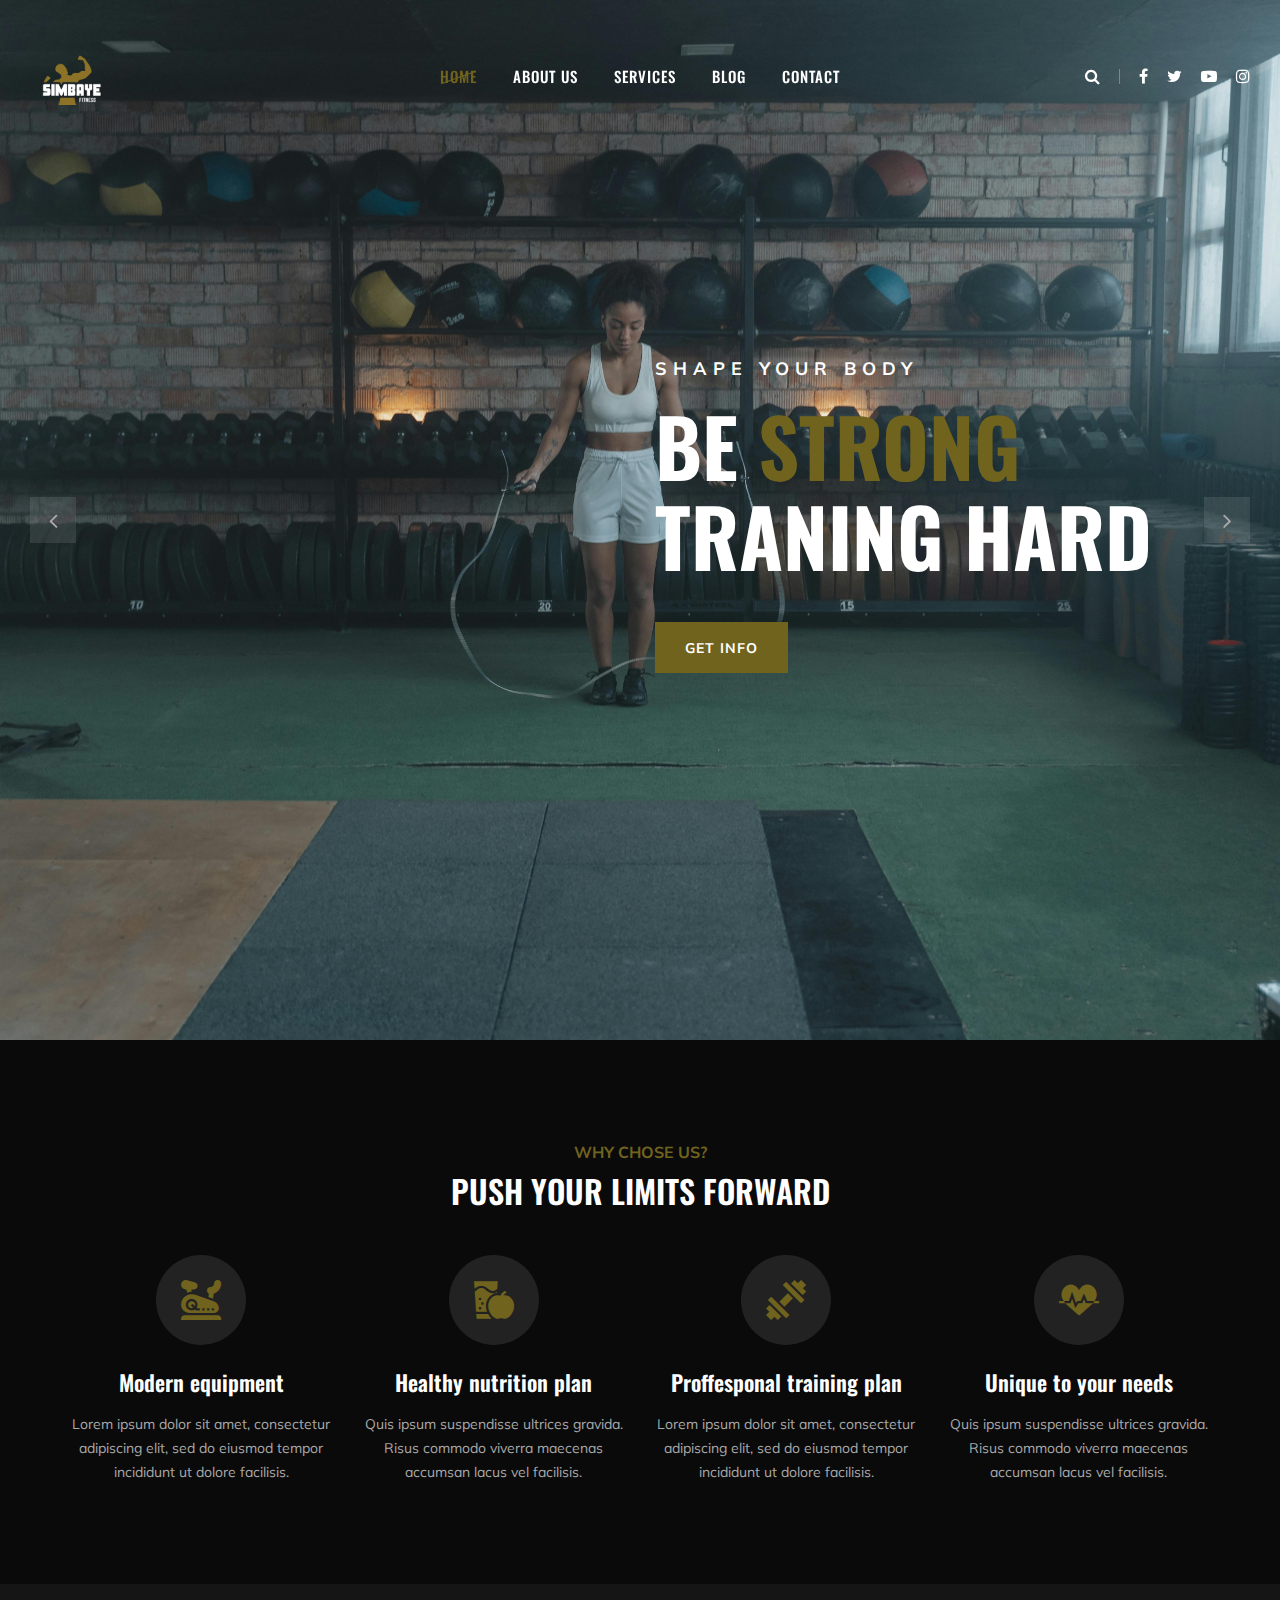
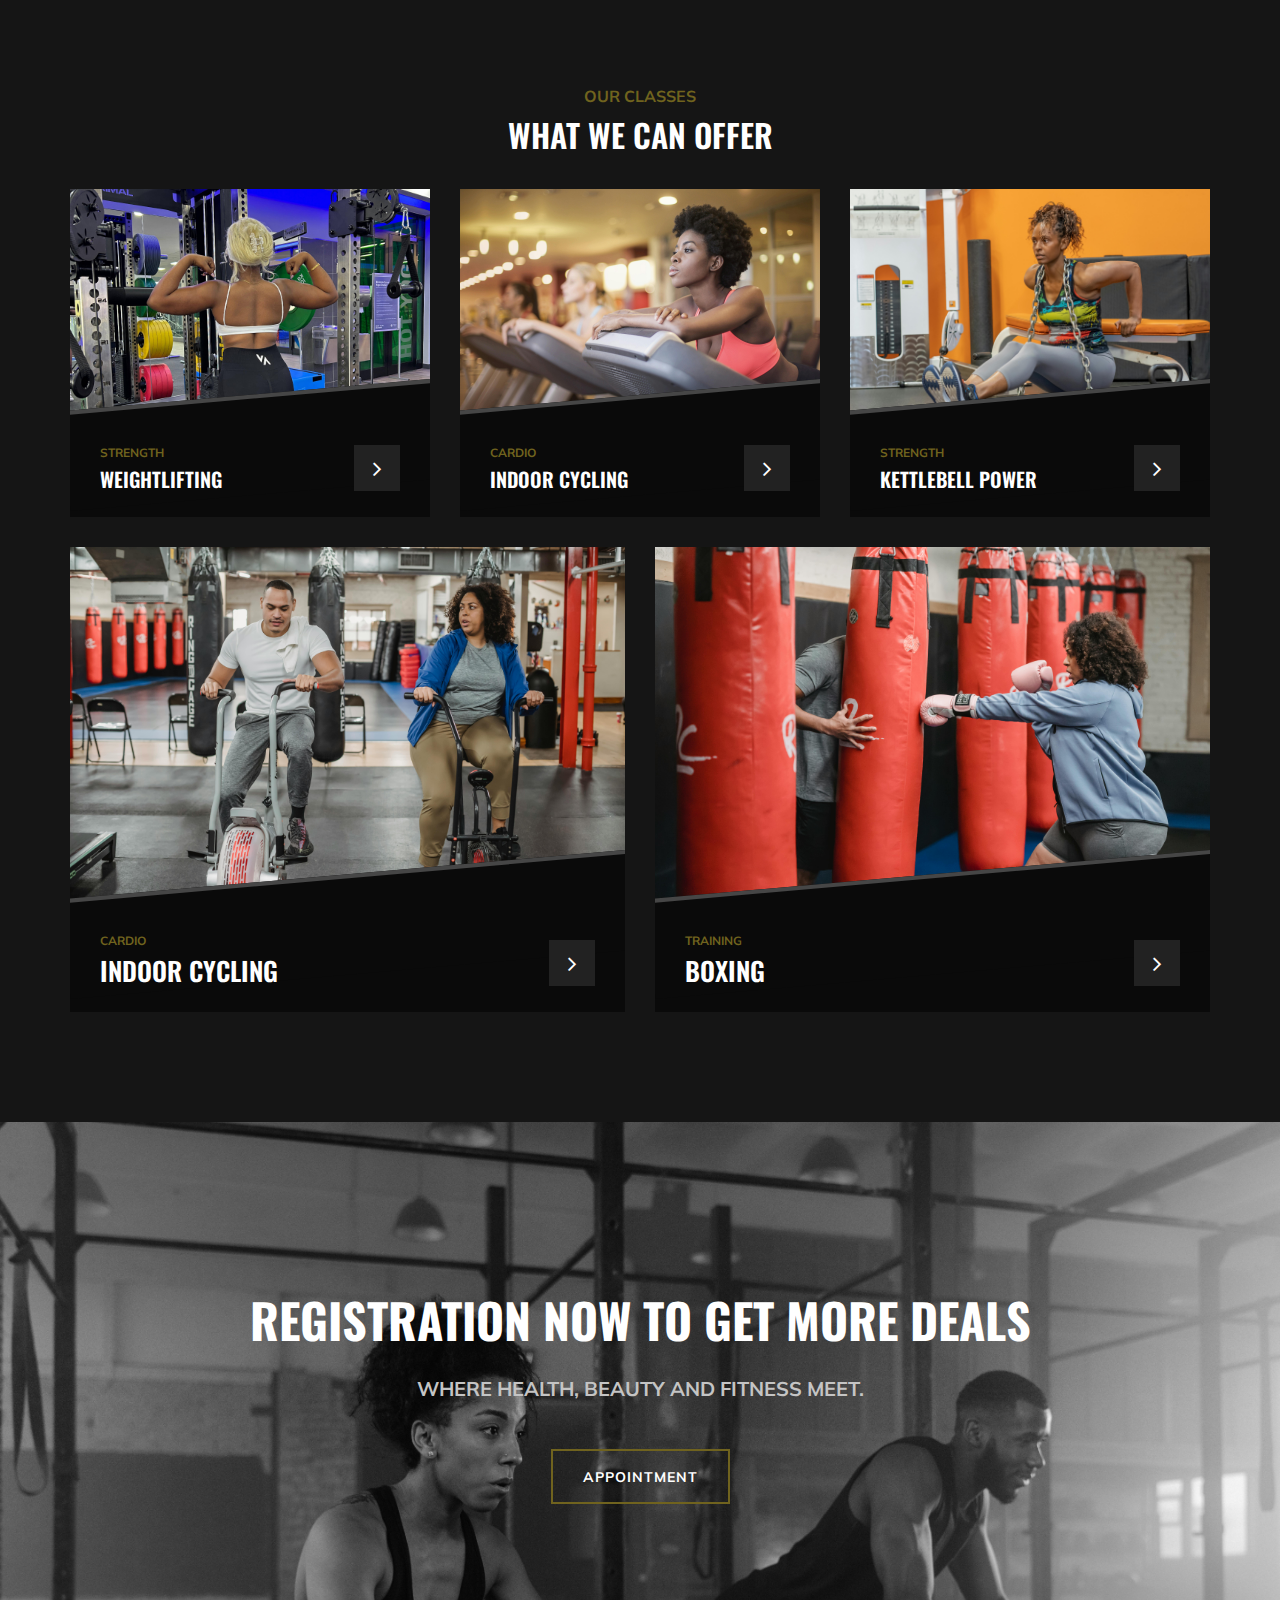
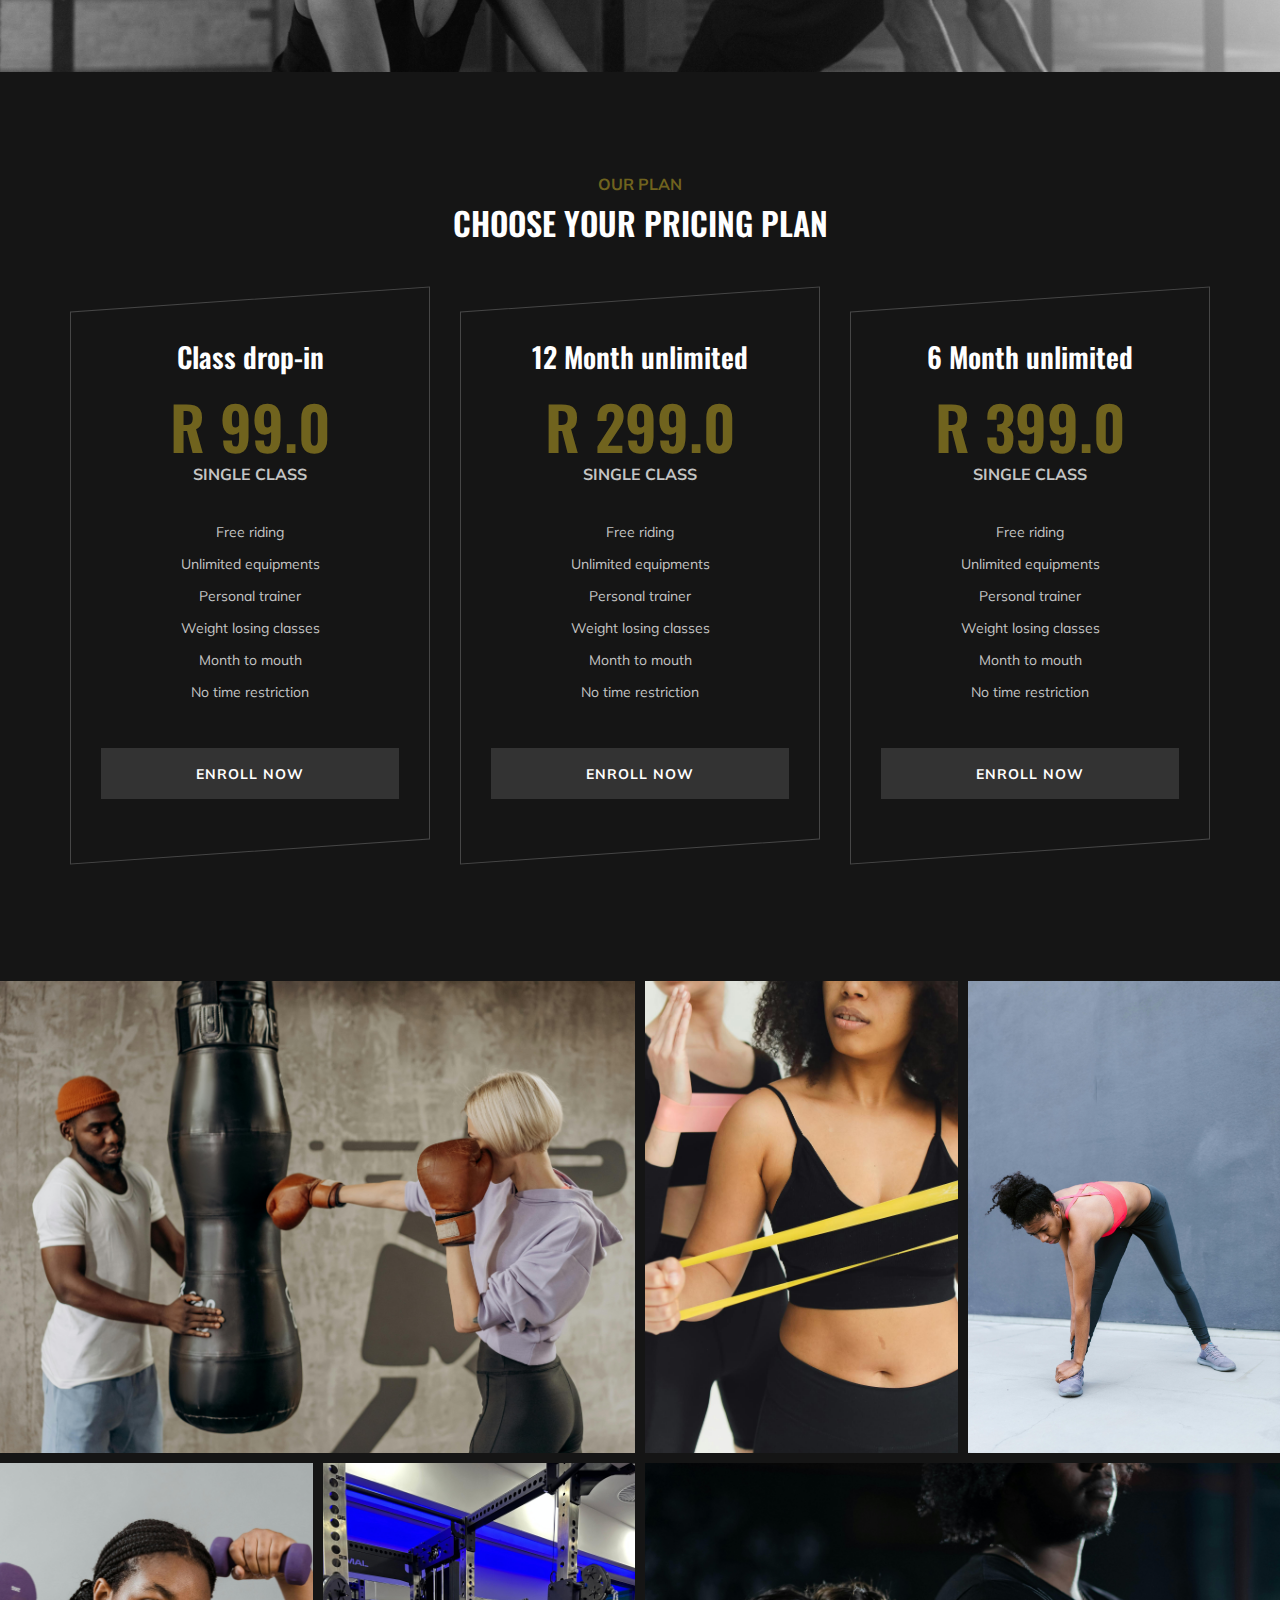
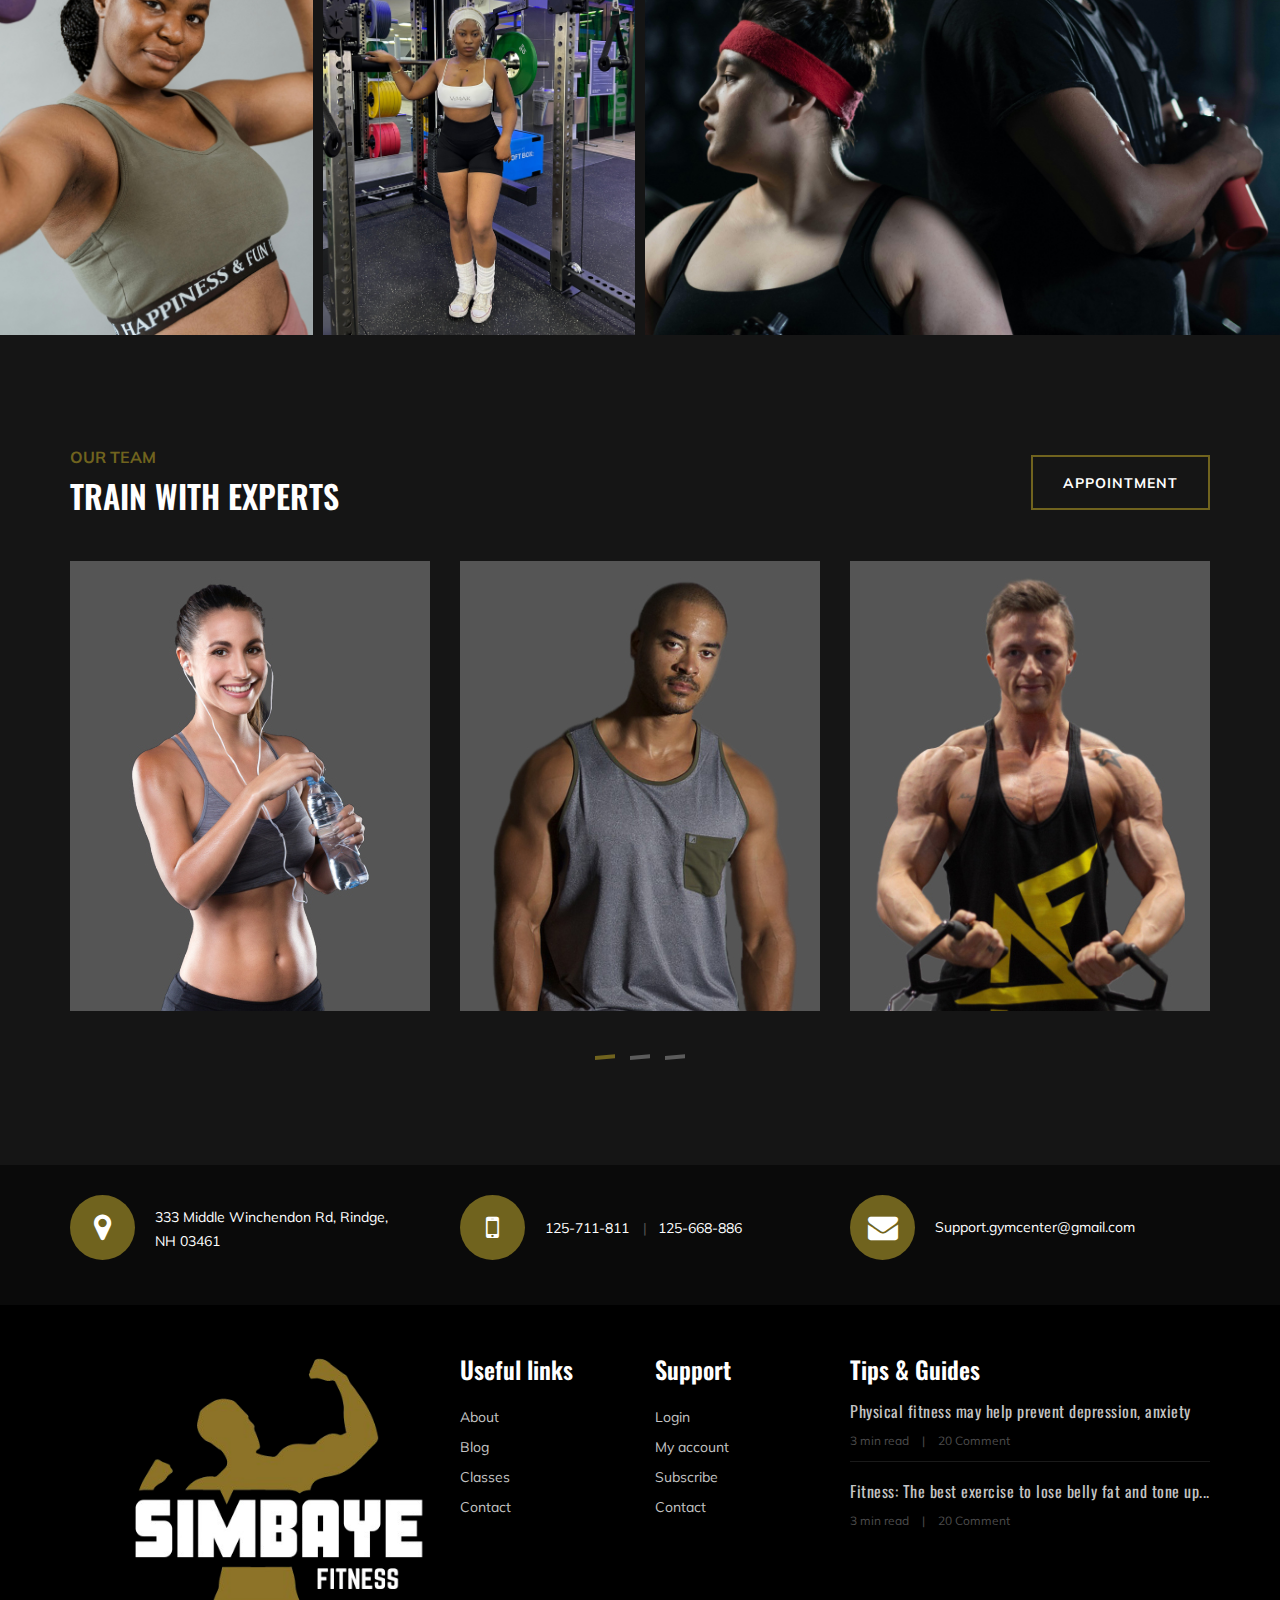
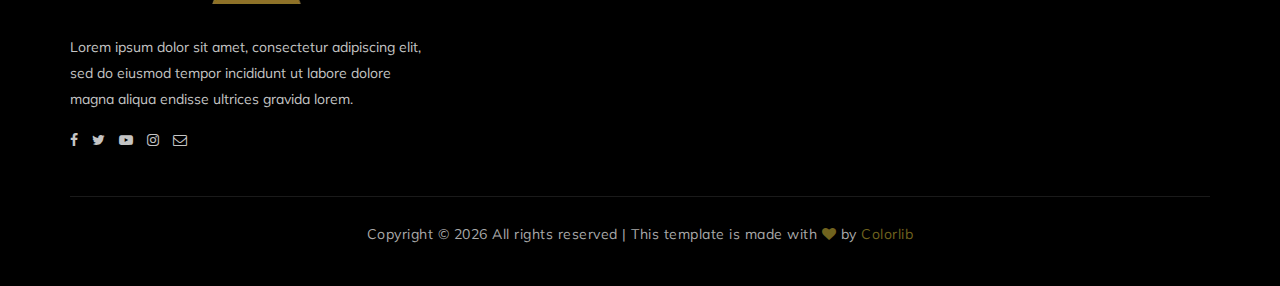
<file: index.html>
<!DOCTYPE html>
<html lang="zxx">

<head>
    <meta charset="UTF-8">
    <meta name="description" content="Gym Template">
    <meta name="keywords" content="Gym, unica, creative, html">
    <meta name="viewport" content="width=device-width, initial-scale=1.0">
    <meta http-equiv="X-UA-Compatible" content="ie=edge">
    <title>Simba-Ye</title>

    <!-- Google Font -->
    <link href="https://fonts.googleapis.com/css?family=Muli:300,400,500,600,700,800,900&display=swap" rel="stylesheet">
    <link href="https://fonts.googleapis.com/css?family=Oswald:300,400,500,600,700&display=swap" rel="stylesheet">

    <!-- Css Styles -->
    <link rel="shortcut icon" href="img/favicon.png" />
    <link rel="stylesheet" href="css/bootstrap.min.css" type="text/css">
    <link rel="stylesheet" href="css/font-awesome.min.css" type="text/css">
    <link rel="stylesheet" href="css/flaticon.css" type="text/css">
    <link rel="stylesheet" href="css/owl.carousel.min.css" type="text/css">
    <link rel="stylesheet" href="css/barfiller.css" type="text/css">
    <link rel="stylesheet" href="css/magnific-popup.css" type="text/css">
    <link rel="stylesheet" href="css/slicknav.min.css" type="text/css">
    <link rel="stylesheet" href="css/style.css" type="text/css">
</head>

<body>
    <!-- Page Preloder -->
    <div id="preloder">
        <div class="loader"></div>
    </div>

    <!-- Offcanvas Menu Section Begin -->
    <div class="offcanvas-menu-overlay"></div>
    <div class="offcanvas-menu-wrapper">
        <div class="canvas-close">
            <i class="fa fa-close"></i>
        </div>
        <div class="canvas-search search-switch">
            <i class="fa fa-search"></i>
        </div>
        <nav class="canvas-menu mobile-menu">
            <ul>
                <li><a href="./index.html">Home</a></li>
                <li><a href="./about-us.html">About</a></li>
                <li><a href="./services.html">Services</a></li>
                <li><a href="./blog.html">Blog</a></li>
                <li><a href="./contact.html">Contact</a></li>
            </ul>
        </nav>
        <div id="mobile-menu-wrap"></div>
        <div class="canvas-social">
            <a href="#"><i class="fa fa-facebook"></i></a>
            <a href="#"><i class="fa fa-twitter"></i></a>
            <a href="#"><i class="fa fa-youtube-play"></i></a>
            <a href="#"><i class="fa fa-instagram"></i></a>
        </div>
    </div>
    <!-- Offcanvas Menu Section End -->

    <!-- Header Section Begin -->
    <header class="header-section">
        <div class="container-fluid">
            <div class="row">
                <div class="col-lg-3">
                    <div class="logo">
                        <a href="./index.html">
                            <img src="img/logo.png" style="height: 50px;" alt="">
                        </a>
                    </div>
                </div>
                <div class="col-lg-6">
                    <nav class="nav-menu">
                        <ul>
                            <li class="active"><a href="./index.html">Home</a></li>
                            <li><a href="./about-us.html">About Us</a></li>
                            <li><a href="./services.html">Services</a></li>
                            <li><a href="./blog.html">Blog</a></li>
                            <li><a href="./contact.html">Contact</a></li>
                        </ul>
                    </nav>
                </div>
                <div class="col-lg-3">
                    <div class="top-option">
                        <div class="to-search search-switch">
                            <i class="fa fa-search"></i>
                        </div>
                        <div class="to-social">
                            <a href="#"><i class="fa fa-facebook"></i></a>
                            <a href="#"><i class="fa fa-twitter"></i></a>
                            <a href="#"><i class="fa fa-youtube-play"></i></a>
                            <a href="#"><i class="fa fa-instagram"></i></a>
                        </div>
                    </div>
                </div>
            </div>
            <div class="canvas-open">
                <i class="fa fa-bars"></i>
            </div>
        </div>
    </header>
    <!-- Header End -->

    <!-- Hero Section Begin -->
    <section class="hero-section">
        <div class="hs-slider owl-carousel">
            <div class="hs-item set-bg" data-setbg="img/hero/hero-1.jpg">
                <div class="container">
                    <div class="row">
                        <div class="col-lg-6 offset-lg-6">
                            <div class="hi-text">
                                <span>Shape your body</span>
                                <h1>Be <strong>strong</strong> traning hard</h1>
                                <a href="#" class="primary-btn">Get info</a>
                            </div>
                        </div>
                    </div>
                </div>
            </div>
            <div class="hs-item set-bg" data-setbg="img/hero/hero-2.jpg">
                <div class="container">
                    <div class="row">
                        <div class="col-lg-6 offset-lg-6">
                            <div class="hi-text">
                                <span>Shape your body</span>
                                <h1>Be <strong>strong</strong> traning hard</h1>
                                <a href="#" class="primary-btn">Get info</a>
                            </div>
                        </div>
                    </div>
                </div>
            </div>
        </div>
    </section>
    <!-- Hero Section End -->

    <!-- ChoseUs Section Begin -->
    <section class="choseus-section spad">
        <div class="container">
            <div class="row">
                <div class="col-lg-12">
                    <div class="section-title">
                        <span>Why chose us?</span>
                        <h2>PUSH YOUR LIMITS FORWARD</h2>
                    </div>
                </div>
            </div>
            <div class="row">
                <div class="col-lg-3 col-sm-6">
                    <div class="cs-item">
                        <span class="flaticon-034-stationary-bike"></span>
                        <h4>Modern equipment</h4>
                        <p>Lorem ipsum dolor sit amet, consectetur adipiscing elit, sed do eiusmod tempor incididunt ut
                            dolore facilisis.</p>
                    </div>
                </div>
                <div class="col-lg-3 col-sm-6">
                    <div class="cs-item">
                        <span class="flaticon-033-juice"></span>
                        <h4>Healthy nutrition plan</h4>
                        <p>Quis ipsum suspendisse ultrices gravida. Risus commodo viverra maecenas accumsan lacus vel
                            facilisis.</p>
                    </div>
                </div>
                <div class="col-lg-3 col-sm-6">
                    <div class="cs-item">
                        <span class="flaticon-002-dumbell"></span>
                        <h4>Proffesponal training plan</h4>
                        <p>Lorem ipsum dolor sit amet, consectetur adipiscing elit, sed do eiusmod tempor incididunt ut
                            dolore facilisis.</p>
                    </div>
                </div>
                <div class="col-lg-3 col-sm-6">
                    <div class="cs-item">
                        <span class="flaticon-014-heart-beat"></span>
                        <h4>Unique to your needs</h4>
                        <p>Quis ipsum suspendisse ultrices gravida. Risus commodo viverra maecenas accumsan lacus vel
                            facilisis.</p>
                    </div>
                </div>
            </div>
        </div>
    </section>
    <!-- ChoseUs Section End -->

    <!-- Classes Section Begin -->
    <section class="classes-section spad">
        <div class="container">
            <div class="row">
                <div class="col-lg-12">
                    <div class="section-title">
                        <span>Our Classes</span>
                        <h2>WHAT WE CAN OFFER</h2>
                    </div>
                </div>
            </div>
            <div class="row">
                <div class="col-lg-4 col-md-6">
                    <div class="class-item">
                        <div class="ci-pic">
                            <img src="img/classes/class-1.jpg" alt="">
                        </div>
                        <div class="ci-text">
                            <span>STRENGTH</span>
                            <h5>Weightlifting</h5>
                            <a href="#"><i class="fa fa-angle-right"></i></a>
                        </div>
                    </div>
                </div>
                <div class="col-lg-4 col-md-6">
                    <div class="class-item">
                        <div class="ci-pic">
                            <img src="img/classes/class-2.jpg" alt="">
                        </div>
                        <div class="ci-text">
                            <span>Cardio</span>
                            <h5>Indoor cycling</h5>
                            <a href="#"><i class="fa fa-angle-right"></i></a>
                        </div>
                    </div>
                </div>
                <div class="col-lg-4 col-md-6">
                    <div class="class-item">
                        <div class="ci-pic">
                            <img src="img/classes/class-3.jpg" alt="">
                        </div>
                        <div class="ci-text">
                            <span>STRENGTH</span>
                            <h5>Kettlebell power</h5>
                            <a href="#"><i class="fa fa-angle-right"></i></a>
                        </div>
                    </div>
                </div>
                <div class="col-lg-6 col-md-6">
                    <div class="class-item">
                        <div class="ci-pic">
                            <img src="img/classes/class-4.jpg" alt="">
                        </div>
                        <div class="ci-text">
                            <span>Cardio</span>
                            <h4>Indoor cycling</h4>
                            <a href="#"><i class="fa fa-angle-right"></i></a>
                        </div>
                    </div>
                </div>
                <div class="col-lg-6">
                    <div class="class-item">
                        <div class="ci-pic">
                            <img src="img/classes/class-5.jpg" alt="">
                        </div>
                        <div class="ci-text">
                            <span>Training</span>
                            <h4>Boxing</h4>
                            <a href="#"><i class="fa fa-angle-right"></i></a>
                        </div>
                    </div>
                </div>
            </div>
        </div>
    </section>
    <!-- ChoseUs Section End -->

    <!-- Banner Section Begin -->
    <section class="banner-section set-bg" data-setbg="img/banner-bg.jpg">
        <div class="container">
            <div class="row">
                <div class="col-lg-12 text-center">
                    <div class="bs-text">
                        <h2>registration now to get more deals</h2>
                        <div class="bt-tips">Where health, beauty and fitness meet.</div>
                        <a href="#" class="primary-btn  btn-normal">Appointment</a>
                    </div>
                </div>
            </div>
        </div>
    </section>
    <!-- Banner Section End -->

    <!-- Pricing Section Begin -->
    <section class="pricing-section spad">
        <div class="container">
            <div class="row">
                <div class="col-lg-12">
                    <div class="section-title">
                        <span>Our Plan</span>
                        <h2>Choose your pricing plan</h2>
                    </div>
                </div>
            </div>
            <div class="row justify-content-center">
                <div class="col-lg-4 col-md-8">
                    <div class="ps-item">
                        <h3>Class drop-in</h3>
                        <div class="pi-price">
                            <h2>R 99.0</h2>
                            <span>SINGLE CLASS</span>
                        </div>
                        <ul>
                            <li>Free riding</li>
                            <li>Unlimited equipments</li>
                            <li>Personal trainer</li>
                            <li>Weight losing classes</li>
                            <li>Month to mouth</li>
                            <li>No time restriction</li>
                        </ul>
                        <a href="#" class="primary-btn pricing-btn">Enroll now</a>
                        <a href="#" class="thumb-icon"><i class="fa fa-picture-o"></i></a>
                    </div>
                </div>
                <div class="col-lg-4 col-md-8">
                    <div class="ps-item">
                        <h3>12 Month unlimited</h3>
                        <div class="pi-price">
                            <h2>R 299.0</h2>
                            <span>SINGLE CLASS</span>
                        </div>
                        <ul>
                            <li>Free riding</li>
                            <li>Unlimited equipments</li>
                            <li>Personal trainer</li>
                            <li>Weight losing classes</li>
                            <li>Month to mouth</li>
                            <li>No time restriction</li>
                        </ul>
                        <a href="#" class="primary-btn pricing-btn">Enroll now</a>
                        <a href="#" class="thumb-icon"><i class="fa fa-picture-o"></i></a>
                    </div>
                </div>
                <div class="col-lg-4 col-md-8">
                    <div class="ps-item">
                        <h3>6 Month unlimited</h3>
                        <div class="pi-price">
                            <h2>R 399.0</h2>
                            <span>SINGLE CLASS</span>
                        </div>
                        <ul>
                            <li>Free riding</li>
                            <li>Unlimited equipments</li>
                            <li>Personal trainer</li>
                            <li>Weight losing classes</li>
                            <li>Month to mouth</li>
                            <li>No time restriction</li>
                        </ul>
                        <a href="#" class="primary-btn pricing-btn">Enroll now</a>
                        <a href="#" class="thumb-icon"><i class="fa fa-picture-o"></i></a>
                    </div>
                </div>
            </div>
        </div>
    </section>
    <!-- Pricing Section End -->

    <!-- Gallery Section Begin -->
    <div class="gallery-section">
        <div class="gallery">
            <div class="grid-sizer"></div>
            <div class="gs-item grid-wide set-bg" data-setbg="img/gallery/gallery-1.jpg">
                <a href="img/gallery/gallery-1.jpg" class="thumb-icon image-popup"><i class="fa fa-picture-o"></i></a>
            </div>
            <div class="gs-item set-bg" data-setbg="img/gallery/gallery-2.jpg">
                <a href="img/gallery/gallery-2.jpg" class="thumb-icon image-popup"><i class="fa fa-picture-o"></i></a>
            </div>
            <div class="gs-item set-bg" data-setbg="img/gallery/gallery-3.jpg">
                <a href="img/gallery/gallery-3.jpg" class="thumb-icon image-popup"><i class="fa fa-picture-o"></i></a>
            </div>
            <div class="gs-item set-bg" data-setbg="img/gallery/gallery-4.jpg">
                <a href="img/gallery/gallery-4.jpg" class="thumb-icon image-popup"><i class="fa fa-picture-o"></i></a>
            </div>
            <div class="gs-item set-bg" data-setbg="img/gallery/gallery-5.jpg">
                <a href="img/gallery/gallery-5.jpg" class="thumb-icon image-popup"><i class="fa fa-picture-o"></i></a>
            </div>
            <div class="gs-item grid-wide set-bg" data-setbg="img/gallery/gallery-6.jpg">
                <a href="img/gallery/gallery-6.jpg" class="thumb-icon image-popup"><i class="fa fa-picture-o"></i></a>
            </div>
        </div>
    </div>
    <!-- Gallery Section End -->

    <!-- Team Section Begin -->
    <section class="team-section spad">
        <div class="container">
            <div class="row">
                <div class="col-lg-12">
                    <div class="team-title">
                        <div class="section-title">
                            <span>Our Team</span>
                            <h2>TRAIN WITH EXPERTS</h2>
                        </div>
                        <a href="#" class="primary-btn btn-normal appoinment-btn">appointment</a>
                    </div>
                </div>
            </div>
            <div class="row">
                <div class="ts-slider owl-carousel">
                    <div class="col-lg-4">
                        <div class="ts-item set-bg" data-setbg="img/team/team-1.jpg">
                            <div class="ts_text">
                                <h4>Athart Rachel</h4>
                                <span>Gym Trainer</span>
                            </div>
                        </div>
                    </div>
                    <div class="col-lg-4">
                        <div class="ts-item set-bg" data-setbg="img/team/team-2.jpg">
                            <div class="ts_text">
                                <h4>Athart Rachel</h4>
                                <span>Gym Trainer</span>
                            </div>
                        </div>
                    </div>
                    <div class="col-lg-4">
                        <div class="ts-item set-bg" data-setbg="img/team/team-3.jpg">
                            <div class="ts_text">
                                <h4>Athart Rachel</h4>
                                <span>Gym Trainer</span>
                            </div>
                        </div>
                    </div>
                    <div class="col-lg-4">
                        <div class="ts-item set-bg" data-setbg="img/team/team-4.jpg">
                            <div class="ts_text">
                                <h4>Athart Rachel</h4>
                                <span>Gym Trainer</span>
                            </div>
                        </div>
                    </div>
                    <div class="col-lg-4">
                        <div class="ts-item set-bg" data-setbg="img/team/team-5.jpg">
                            <div class="ts_text">
                                <h4>Athart Rachel</h4>
                                <span>Gym Trainer</span>
                            </div>
                        </div>
                    </div>
                    <div class="col-lg-4">
                        <div class="ts-item set-bg" data-setbg="img/team/team-6.jpg">
                            <div class="ts_text">
                                <h4>Athart Rachel</h4>
                                <span>Gym Trainer</span>
                            </div>
                        </div>
                    </div>
                </div>
            </div>
        </div>
    </section>
    <!-- Team Section End -->

    <!-- Get In Touch Section Begin -->
    <div class="gettouch-section">
        <div class="container">
            <div class="row">
                <div class="col-md-4">
                    <div class="gt-text">
                        <i class="fa fa-map-marker"></i>
                        <p>333 Middle Winchendon Rd, Rindge,<br /> NH 03461</p>
                    </div>
                </div>
                <div class="col-md-4">
                    <div class="gt-text">
                        <i class="fa fa-mobile"></i>
                        <ul>
                            <li>125-711-811</li>
                            <li>125-668-886</li>
                        </ul>
                    </div>
                </div>
                <div class="col-md-4">
                    <div class="gt-text email">
                        <i class="fa fa-envelope"></i>
                        <p>Support.gymcenter@gmail.com</p>
                    </div>
                </div>
            </div>
        </div>
    </div>
    <!-- Get In Touch Section End -->

    <!-- Footer Section Begin -->
    <section class="footer-section">
        <div class="container">
            <div class="row">
                <div class="col-lg-4">
                    <div class="fs-about">
                        <div class="fa-logo">
                            <a href="#"><img src="img/logo.png" alt=""></a>
                        </div>
                        <p>Lorem ipsum dolor sit amet, consectetur adipiscing elit, sed do eiusmod tempor incididunt ut
                            labore dolore magna aliqua endisse ultrices gravida lorem.</p>
                        <div class="fa-social">
                            <a href="#"><i class="fa fa-facebook"></i></a>
                            <a href="#"><i class="fa fa-twitter"></i></a>
                            <a href="#"><i class="fa fa-youtube-play"></i></a>
                            <a href="#"><i class="fa fa-instagram"></i></a>
                            <a href="#"><i class="fa  fa-envelope-o"></i></a>
                        </div>
                    </div>
                </div>
                <div class="col-lg-2 col-md-3 col-sm-6">
                    <div class="fs-widget">
                        <h4>Useful links</h4>
                        <ul>
                            <li><a href="#">About</a></li>
                            <li><a href="#">Blog</a></li>
                            <li><a href="#">Classes</a></li>
                            <li><a href="#">Contact</a></li>
                        </ul>
                    </div>
                </div>
                <div class="col-lg-2 col-md-3 col-sm-6">
                    <div class="fs-widget">
                        <h4>Support</h4>
                        <ul>
                            <li><a href="#">Login</a></li>
                            <li><a href="#">My account</a></li>
                            <li><a href="#">Subscribe</a></li>
                            <li><a href="#">Contact</a></li>
                        </ul>
                    </div>
                </div>
                <div class="col-lg-4 col-md-6">
                    <div class="fs-widget">
                        <h4>Tips & Guides</h4>
                        <div class="fw-recent">
                            <h6><a href="#">Physical fitness may help prevent depression, anxiety</a></h6>
                            <ul>
                                <li>3 min read</li>
                                <li>20 Comment</li>
                            </ul>
                        </div>
                        <div class="fw-recent">
                            <h6><a href="#">Fitness: The best exercise to lose belly fat and tone up...</a></h6>
                            <ul>
                                <li>3 min read</li>
                                <li>20 Comment</li>
                            </ul>
                        </div>
                    </div>
                </div>
            </div>
            <div class="row">
                <div class="col-lg-12 text-center">
                    <div class="copyright-text">
                        <p><!-- Link back to Colorlib can't be removed. Template is licensed under CC BY 3.0. -->
                            Copyright &copy;
                            <script>document.write(new Date().getFullYear());</script> All rights reserved | This
                            template is made with <i class="fa fa-heart" aria-hidden="true"></i> by <a
                                href="https://colorlib.com" target="_blank">Colorlib</a>
                            <!-- Link back to Colorlib can't be removed. Template is licensed under CC BY 3.0. -->
                        </p>
                    </div>
                </div>
            </div>
        </div>
    </section>
    <!-- Footer Section End -->

    <!-- Search model Begin -->
    <div class="search-model">
        <div class="h-100 d-flex align-items-center justify-content-center">
            <div class="search-close-switch">+</div>
            <form class="search-model-form">
                <input type="text" id="search-input" placeholder="Search here.....">
            </form>
        </div>
    </div>
    <!-- Search model end -->

    <!-- Js Plugins -->
    <script src="js/jquery-3.3.1.min.js"></script>
    <script src="js/bootstrap.min.js"></script>
    <script src="js/jquery.magnific-popup.min.js"></script>
    <script src="js/masonry.pkgd.min.js"></script>
    <script src="js/jquery.barfiller.js"></script>
    <script src="js/jquery.slicknav.js"></script>
    <script src="js/owl.carousel.min.js"></script>
    <script src="js/main.js"></script>



</body>

</html>
</file>
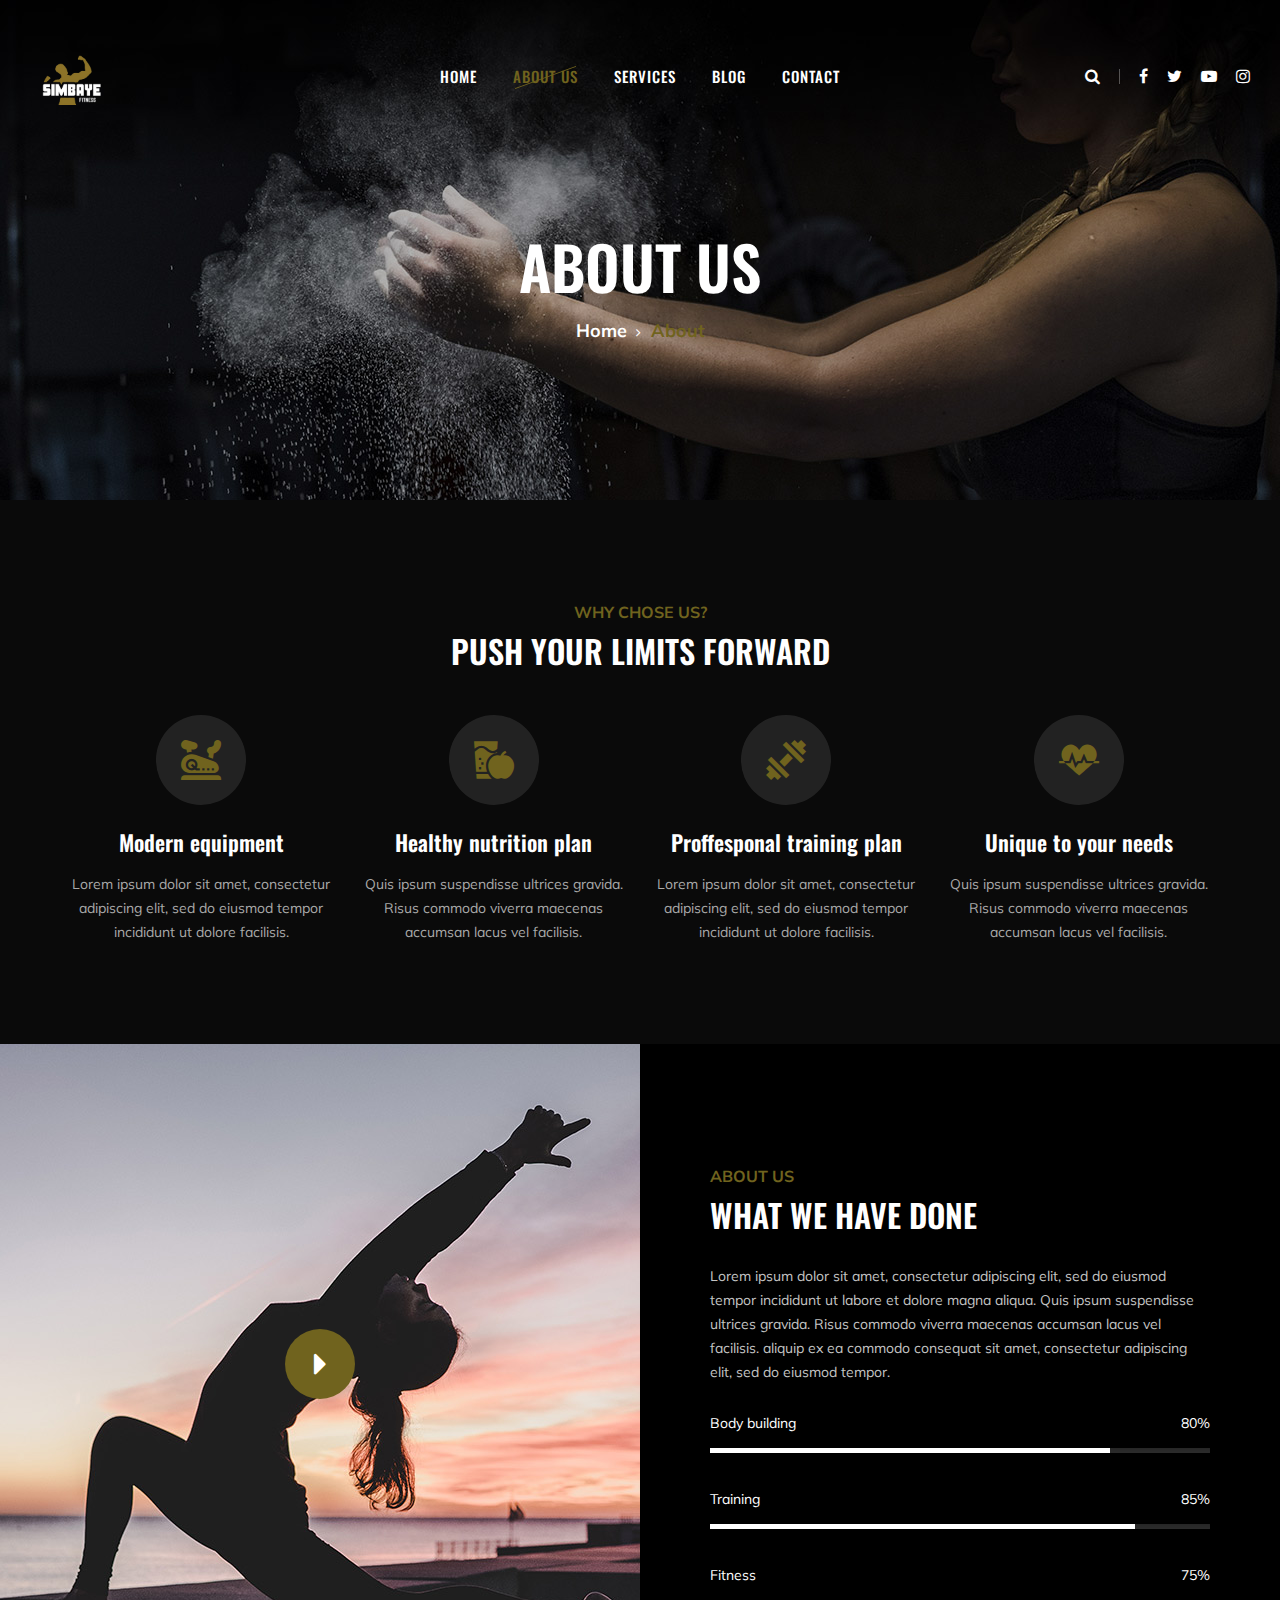
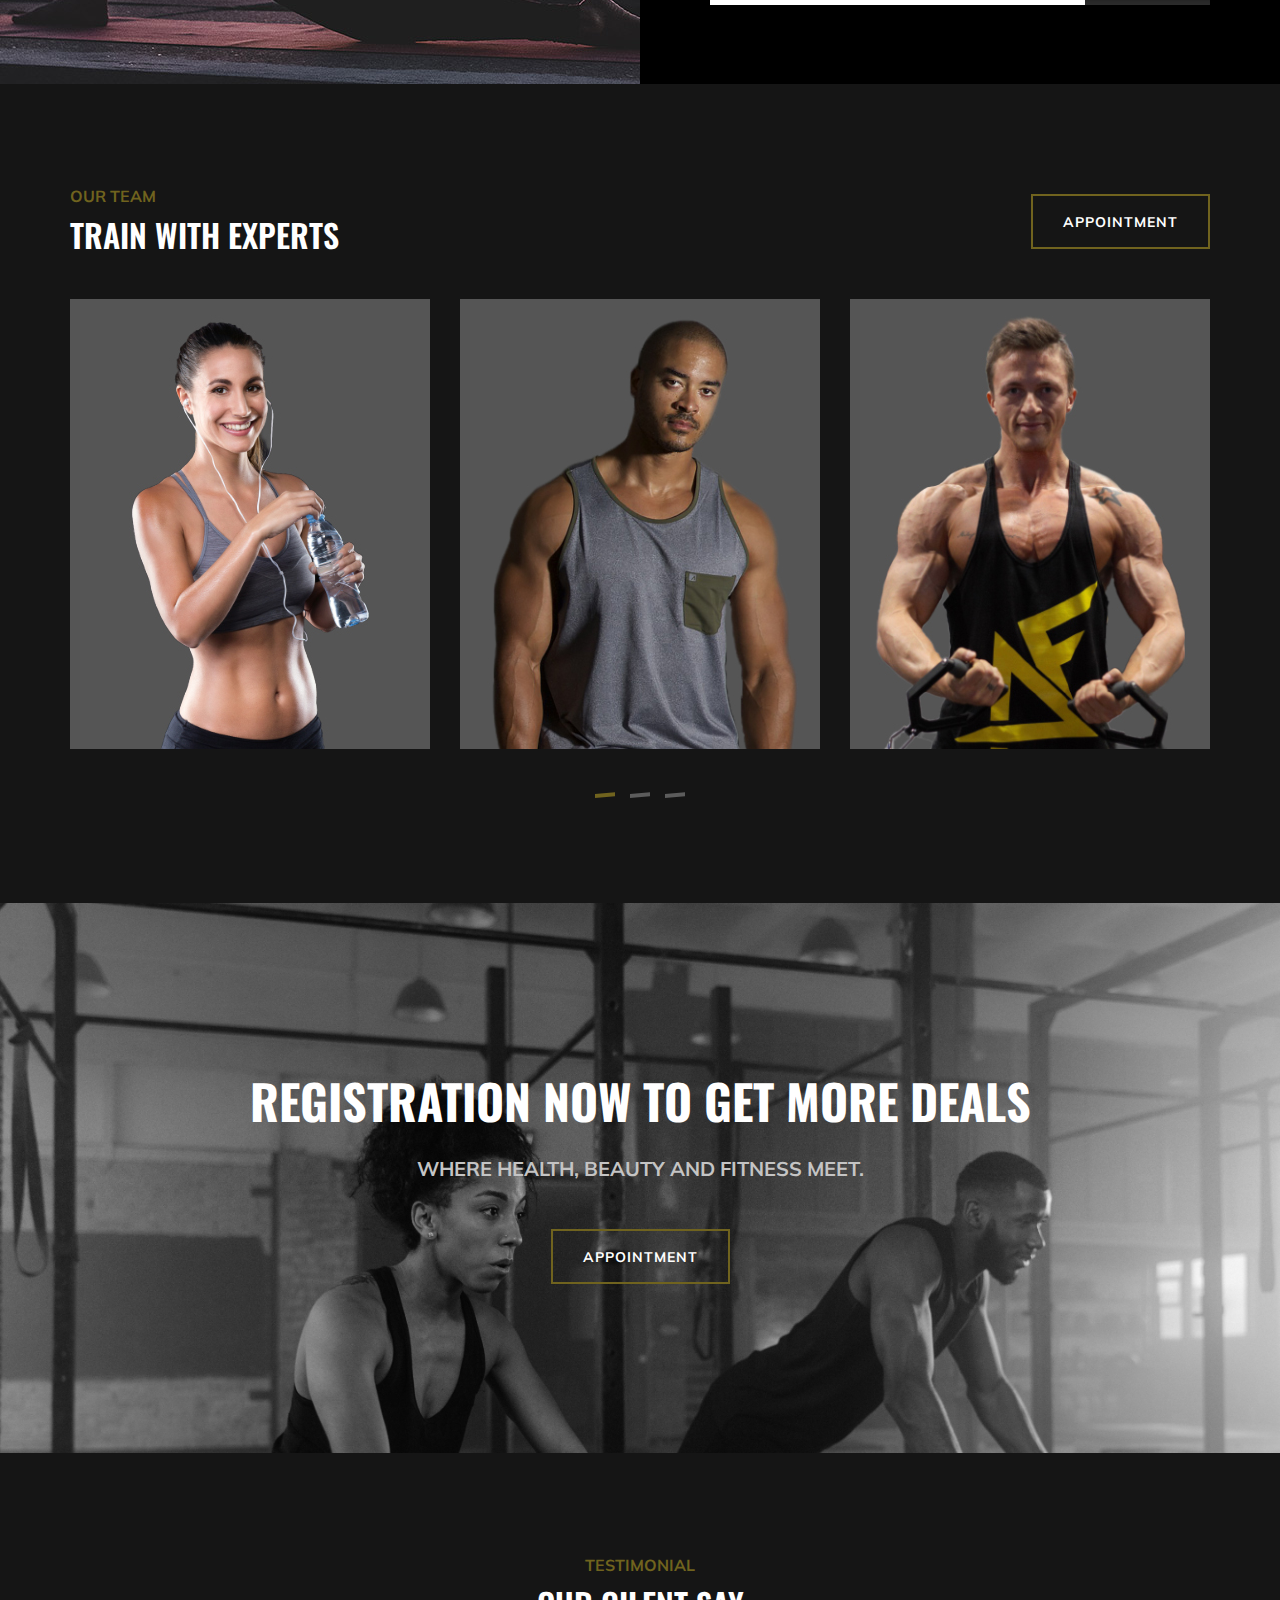
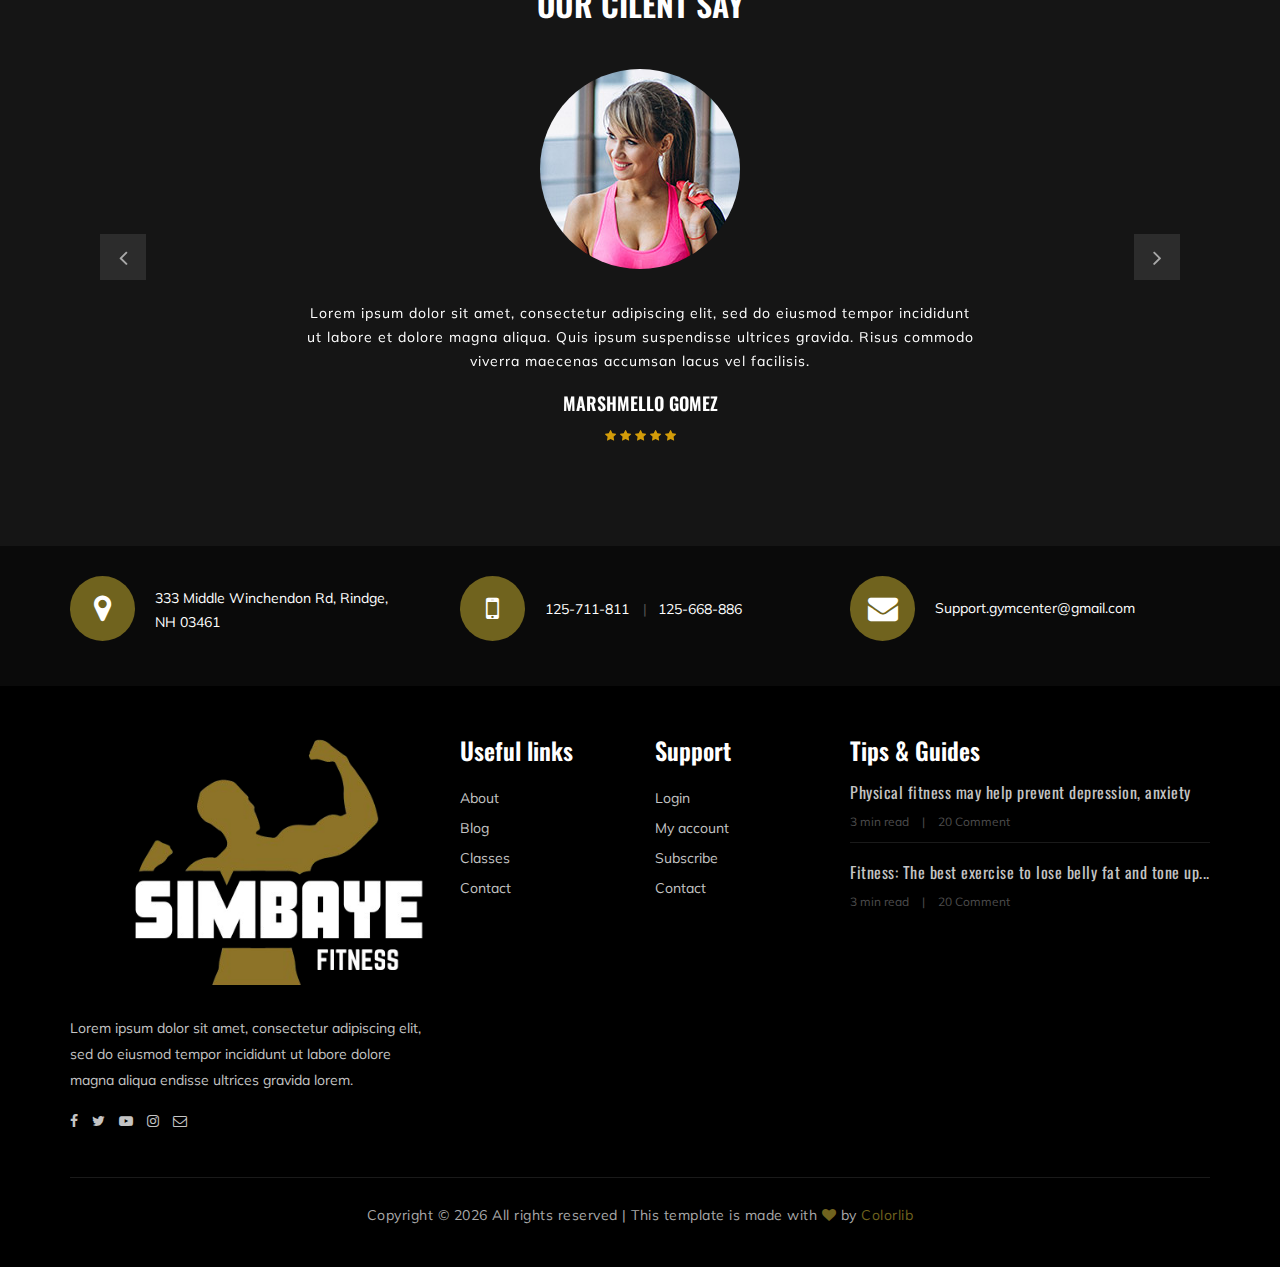
<file: about-us.html>
<!DOCTYPE html>
<html lang="zxx">

<head>
    <meta charset="UTF-8">
    <meta name="description" content="Gym Template">
    <meta name="keywords" content="Gym, unica, creative, html">
    <meta name="viewport" content="width=device-width, initial-scale=1.0">
    <meta http-equiv="X-UA-Compatible" content="ie=edge">
    <title>Simba-Ye | About us</title>

    <!-- Google Font -->
    <link href="https://fonts.googleapis.com/css?family=Muli:300,400,500,600,700,800,900&display=swap" rel="stylesheet">
    <link href="https://fonts.googleapis.com/css?family=Oswald:300,400,500,600,700&display=swap" rel="stylesheet">
    
    <!-- Css Styles -->
    <link rel="shortcut icon" href="img/favicon.png" />
    <link rel="stylesheet" href="css/bootstrap.min.css" type="text/css">
    <link rel="stylesheet" href="css/font-awesome.min.css" type="text/css">
    <link rel="stylesheet" href="css/flaticon.css" type="text/css">
    <link rel="stylesheet" href="css/owl.carousel.min.css" type="text/css">
    <link rel="stylesheet" href="css/barfiller.css" type="text/css">
    <link rel="stylesheet" href="css/magnific-popup.css" type="text/css">
    <link rel="stylesheet" href="css/slicknav.min.css" type="text/css">
    <link rel="stylesheet" href="css/style.css" type="text/css">
</head>

<body>
    <!-- Page Preloder -->
    <div id="preloder">
        <div class="loader"></div>
    </div>

    <!-- Offcanvas Menu Section Begin -->
    <div class="offcanvas-menu-overlay"></div>
    <div class="offcanvas-menu-wrapper">
        <div class="canvas-close">
            <i class="fa fa-close"></i>
        </div>
        <div class="canvas-search search-switch">
            <i class="fa fa-search"></i>
        </div>
        <nav class="canvas-menu mobile-menu">
            <ul>
                <li><a href="./index.html">Home</a></li>
                <li><a href="./about-us.html">About</a></li>
                <li><a href="./services.html">Services</a></li>
                <li><a href="./blog.html">Blog</a></li>
                <li><a href="./contact.html">Contact</a></li>
            </ul>
        </nav>
        <div id="mobile-menu-wrap"></div>
        <div class="canvas-social">
            <a href="#"><i class="fa fa-facebook"></i></a>
            <a href="#"><i class="fa fa-twitter"></i></a>
            <a href="#"><i class="fa fa-youtube-play"></i></a>
            <a href="#"><i class="fa fa-instagram"></i></a>
        </div>
    </div>
    <!-- Offcanvas Menu Section End -->

    <!-- Header Section Begin -->
    <header class="header-section">
        <div class="container-fluid">
            <div class="row">
                <div class="col-lg-3">
                    <div class="logo">
                        <a href="./index.html">
                            <img src="img/logo.png" style="height: 50px;" alt="">
                        </a>
                    </div>
                </div>
                <div class="col-lg-6">
                    <nav class="nav-menu">
                        <ul>
                            <li><a href="./index.html">Home</a></li>
                            <li class="active"><a href="./about-us.html">About Us</a></li>
                            <li><a href="./services.html">Services</a></li>
                            <li><a href="./blog.html">Blog</a></li>
                            <li><a href="./contact.html">Contact</a></li>
                        </ul>
                    </nav>
                </div>
                <div class="col-lg-3">
                    <div class="top-option">
                        <div class="to-search search-switch">
                            <i class="fa fa-search"></i>
                        </div>
                        <div class="to-social">
                            <a href="#"><i class="fa fa-facebook"></i></a>
                            <a href="#"><i class="fa fa-twitter"></i></a>
                            <a href="#"><i class="fa fa-youtube-play"></i></a>
                            <a href="#"><i class="fa fa-instagram"></i></a>
                        </div>
                    </div>
                </div>
            </div>
            <div class="canvas-open">
                <i class="fa fa-bars"></i>
            </div>
        </div>
    </header>
    <!-- Header End -->

    <!-- Breadcrumb Section Begin -->
    <section class="breadcrumb-section set-bg" data-setbg="img/breadcrumb-bg.jpg">
        <div class="container">
            <div class="row">
                <div class="col-lg-12 text-center">
                    <div class="breadcrumb-text">
                        <h2>About us</h2>
                        <div class="bt-option">
                            <a href="./index.html">Home</a>
                            <span>About</span>
                        </div>
                    </div>
                </div>
            </div>
        </div>
    </section>
    <!-- Breadcrumb Section End -->

    <!-- ChoseUs Section Begin -->
    <section class="choseus-section spad">
        <div class="container">
            <div class="row">
                <div class="col-lg-12">
                    <div class="section-title">
                        <span>Why chose us?</span>
                        <h2>PUSH YOUR LIMITS FORWARD</h2>
                    </div>
                </div>
            </div>
            <div class="row">
                <div class="col-lg-3 col-sm-6">
                    <div class="cs-item">
                        <span class="flaticon-034-stationary-bike"></span>
                        <h4>Modern equipment</h4>
                        <p>Lorem ipsum dolor sit amet, consectetur adipiscing elit, sed do eiusmod tempor incididunt ut
                            dolore facilisis.</p>
                    </div>
                </div>
                <div class="col-lg-3 col-sm-6">
                    <div class="cs-item">
                        <span class="flaticon-033-juice"></span>
                        <h4>Healthy nutrition plan</h4>
                        <p>Quis ipsum suspendisse ultrices gravida. Risus commodo viverra maecenas accumsan lacus vel
                            facilisis.</p>
                    </div>
                </div>
                <div class="col-lg-3 col-sm-6">
                    <div class="cs-item">
                        <span class="flaticon-002-dumbell"></span>
                        <h4>Proffesponal training plan</h4>
                        <p>Lorem ipsum dolor sit amet, consectetur adipiscing elit, sed do eiusmod tempor incididunt ut
                            dolore facilisis.</p>
                    </div>
                </div>
                <div class="col-lg-3 col-sm-6">
                    <div class="cs-item">
                        <span class="flaticon-014-heart-beat"></span>
                        <h4>Unique to your needs</h4>
                        <p>Quis ipsum suspendisse ultrices gravida. Risus commodo viverra maecenas accumsan lacus vel
                            facilisis.</p>
                    </div>
                </div>
            </div>
        </div>
    </section>
    <!-- ChoseUs Section End -->

    <!-- About US Section Begin -->
    <section class="aboutus-section">
        <div class="container-fluid">
            <div class="row">
                <div class="col-lg-6 p-0">
                    <div class="about-video set-bg" data-setbg="img/about-us.jpg">
                        <a href="https://www.youtube.com/watch?v=EzKkl64rRbM" class="play-btn video-popup"><i
                                class="fa fa-caret-right"></i></a>
                    </div>
                </div>
                <div class="col-lg-6 p-0">
                    <div class="about-text">
                        <div class="section-title">
                            <span>About Us</span>
                            <h2>What we have done</h2>
                        </div>
                        <div class="at-desc">
                            <p>Lorem ipsum dolor sit amet, consectetur adipiscing elit, sed do eiusmod tempor incididunt
                                ut labore et dolore magna aliqua. Quis ipsum suspendisse ultrices gravida. Risus commodo
                                viverra maecenas accumsan lacus vel facilisis. aliquip ex ea commodo consequat sit amet,
                                consectetur adipiscing elit, sed do eiusmod tempor.</p>
                        </div>
                        <div class="about-bar">
                            <div class="ab-item">
                                <p>Body building</p>
                                <div id="bar1" class="barfiller">
                                    <span class="fill" data-percentage="80"></span>
                                    <div class="tipWrap">
                                        <span class="tip"></span>
                                    </div>
                                </div>
                            </div>
                            <div class="ab-item">
                                <p>Training</p>
                                <div id="bar2" class="barfiller">
                                    <span class="fill" data-percentage="85"></span>
                                    <div class="tipWrap">
                                        <span class="tip"></span>
                                    </div>
                                </div>
                            </div>
                            <div class="ab-item">
                                <p>Fitness</p>
                                <div id="bar3" class="barfiller">
                                    <span class="fill" data-percentage="75"></span>
                                    <div class="tipWrap">
                                        <span class="tip"></span>
                                    </div>
                                </div>
                            </div>
                        </div>
                    </div>
                </div>
            </div>
        </div>
    </section>
    <!-- About US Section End -->

    <!-- Team Section Begin -->
    <section class="team-section spad">
        <div class="container">
            <div class="row">
                <div class="col-lg-12">
                    <div class="team-title">
                        <div class="section-title">
                            <span>Our Team</span>
                            <h2>TRAIN WITH EXPERTS</h2>
                        </div>
                        <a href="#" class="primary-btn btn-normal appoinment-btn">appointment</a>
                    </div>
                </div>
            </div>
            <div class="row">
                <div class="ts-slider owl-carousel">
                    <div class="col-lg-4">
                        <div class="ts-item set-bg" data-setbg="img/team/team-1.jpg">
                            <div class="ts_text">
                                <h4>Athart Rachel</h4>
                                <span>Gym Trainer</span>
                            </div>
                        </div>
                    </div>
                    <div class="col-lg-4">
                        <div class="ts-item set-bg" data-setbg="img/team/team-2.jpg">
                            <div class="ts_text">
                                <h4>Athart Rachel</h4>
                                <span>Gym Trainer</span>
                            </div>
                        </div>
                    </div>
                    <div class="col-lg-4">
                        <div class="ts-item set-bg" data-setbg="img/team/team-3.jpg">
                            <div class="ts_text">
                                <h4>Athart Rachel</h4>
                                <span>Gym Trainer</span>
                            </div>
                        </div>
                    </div>
                    <div class="col-lg-4">
                        <div class="ts-item set-bg" data-setbg="img/team/team-4.jpg">
                            <div class="ts_text">
                                <h4>Athart Rachel</h4>
                                <span>Gym Trainer</span>
                            </div>
                        </div>
                    </div>
                    <div class="col-lg-4">
                        <div class="ts-item set-bg" data-setbg="img/team/team-5.jpg">
                            <div class="ts_text">
                                <h4>Athart Rachel</h4>
                                <span>Gym Trainer</span>
                            </div>
                        </div>
                    </div>
                    <div class="col-lg-4">
                        <div class="ts-item set-bg" data-setbg="img/team/team-6.jpg">
                            <div class="ts_text">
                                <h4>Athart Rachel</h4>
                                <span>Gym Trainer</span>
                            </div>
                        </div>
                    </div>
                </div>
            </div>
        </div>
    </section>
    <!-- Team Section End -->

    <!-- Banner Section Begin -->
    <section class="banner-section set-bg" data-setbg="img/banner-bg.jpg">
        <div class="container">
            <div class="row">
                <div class="col-lg-12 text-center">
                    <div class="bs-text">
                        <h2>registration now to get more deals</h2>
                        <div class="bt-tips">Where health, beauty and fitness meet.</div>
                        <a href="#" class="primary-btn  btn-normal">Appointment</a>
                    </div>
                </div>
            </div>
        </div>
    </section>
    <!-- Banner Section End -->

    <!-- Testimonial Section Begin -->
    <section class="testimonial-section spad">
        <div class="container">
            <div class="row">
                <div class="col-lg-12">
                    <div class="section-title">
                        <span>Testimonial</span>
                        <h2>Our cilent say</h2>
                    </div>
                </div>
            </div>
            <div class="ts_slider owl-carousel">
                <div class="ts_item">
                    <div class="row">
                        <div class="col-lg-12 text-center">
                            <div class="ti_pic">
                                <img src="img/testimonial/testimonial-1.jpg" alt="">
                            </div>
                            <div class="ti_text">
                                <p>Lorem ipsum dolor sit amet, consectetur adipiscing elit, sed do eiusmod tempor
                                    incididunt<br /> ut labore et dolore magna aliqua. Quis ipsum suspendisse ultrices
                                    gravida. Risus commodo<br /> viverra maecenas accumsan lacus vel facilisis.</p>
                                <h5>Marshmello Gomez</h5>
                                <div class="tt-rating">
                                    <i class="fa fa-star"></i>
                                    <i class="fa fa-star"></i>
                                    <i class="fa fa-star"></i>
                                    <i class="fa fa-star"></i>
                                    <i class="fa fa-star"></i>
                                </div>
                            </div>
                        </div>
                    </div>
                </div>
                <div class="ts_item">
                    <div class="row">
                        <div class="col-lg-12 text-center">
                            <div class="ti_pic">
                                <img src="img/testimonial/testimonial-2.jpg" alt="">
                            </div>
                            <div class="ti_text">
                                <p>Lorem ipsum dolor sit amet, consectetur adipiscing elit, sed do eiusmod tempor
                                    incididunt<br /> ut labore et dolore magna aliqua. Quis ipsum suspendisse ultrices
                                    gravida. Risus commodo<br /> viverra maecenas accumsan lacus vel facilisis.</p>
                                <h5>Marshmello Gomez</h5>
                                <div class="tt-rating">
                                    <i class="fa fa-star"></i>
                                    <i class="fa fa-star"></i>
                                    <i class="fa fa-star"></i>
                                    <i class="fa fa-star"></i>
                                    <i class="fa fa-star"></i>
                                </div>
                            </div>
                        </div>
                    </div>
                </div>
            </div>
        </div>
    </section>
    <!-- Testimonial Section End -->

    <!-- Get In Touch Section Begin -->
    <div class="gettouch-section">
        <div class="container">
            <div class="row">
                <div class="col-md-4">
                    <div class="gt-text">
                        <i class="fa fa-map-marker"></i>
                        <p>333 Middle Winchendon Rd, Rindge,<br /> NH 03461</p>
                    </div>
                </div>
                <div class="col-md-4">
                    <div class="gt-text">
                        <i class="fa fa-mobile"></i>
                        <ul>
                            <li>125-711-811</li>
                            <li>125-668-886</li>
                        </ul>
                    </div>
                </div>
                <div class="col-md-4">
                    <div class="gt-text email">
                        <i class="fa fa-envelope"></i>
                        <p>Support.gymcenter@gmail.com</p>
                    </div>
                </div>
            </div>
        </div>
    </div>
    <!-- Get In Touch Section End -->

    <!-- Footer Section Begin -->
    <section class="footer-section">
        <div class="container">
            <div class="row">
                <div class="col-lg-4">
                    <div class="fs-about">
                        <div class="fa-logo">
                            <a href="#"><img src="img/logo.png" alt=""></a>
                        </div>
                        <p>Lorem ipsum dolor sit amet, consectetur adipiscing elit, sed do eiusmod tempor incididunt ut
                            labore dolore magna aliqua endisse ultrices gravida lorem.</p>
                        <div class="fa-social">
                            <a href="#"><i class="fa fa-facebook"></i></a>
                            <a href="#"><i class="fa fa-twitter"></i></a>
                            <a href="#"><i class="fa fa-youtube-play"></i></a>
                            <a href="#"><i class="fa fa-instagram"></i></a>
                            <a href="#"><i class="fa  fa-envelope-o"></i></a>
                        </div>
                    </div>
                </div>
                <div class="col-lg-2 col-md-3 col-sm-6">
                    <div class="fs-widget">
                        <h4>Useful links</h4>
                        <ul>
                            <li><a href="#">About</a></li>
                            <li><a href="#">Blog</a></li>
                            <li><a href="#">Classes</a></li>
                            <li><a href="#">Contact</a></li>
                        </ul>
                    </div>
                </div>
                <div class="col-lg-2 col-md-3 col-sm-6">
                    <div class="fs-widget">
                        <h4>Support</h4>
                        <ul>
                            <li><a href="#">Login</a></li>
                            <li><a href="#">My account</a></li>
                            <li><a href="#">Subscribe</a></li>
                            <li><a href="#">Contact</a></li>
                        </ul>
                    </div>
                </div>
                <div class="col-lg-4 col-md-6">
                    <div class="fs-widget">
                        <h4>Tips & Guides</h4>
                        <div class="fw-recent">
                            <h6><a href="#">Physical fitness may help prevent depression, anxiety</a></h6>
                            <ul>
                                <li>3 min read</li>
                                <li>20 Comment</li>
                            </ul>
                        </div>
                        <div class="fw-recent">
                            <h6><a href="#">Fitness: The best exercise to lose belly fat and tone up...</a></h6>
                            <ul>
                                <li>3 min read</li>
                                <li>20 Comment</li>
                            </ul>
                        </div>
                    </div>
                </div>
            </div>
            <div class="row">
                <div class="col-lg-12 text-center">
                    <div class="copyright-text">
                        <p><!-- Link back to Colorlib can't be removed. Template is licensed under CC BY 3.0. -->
                            Copyright &copy;
                            <script>document.write(new Date().getFullYear());</script> All rights reserved | This
                            template is made with <i class="fa fa-heart" aria-hidden="true"></i> by <a
                                href="https://colorlib.com" target="_blank">Colorlib</a>
                            <!-- Link back to Colorlib can't be removed. Template is licensed under CC BY 3.0. -->
                        </p>
                    </div>
                </div>
            </div>
        </div>
    </section>
    <!-- Footer Section End -->

    <!-- Search model Begin -->
    <div class="search-model">
        <div class="h-100 d-flex align-items-center justify-content-center">
            <div class="search-close-switch">+</div>
            <form class="search-model-form">
                <input type="text" id="search-input" placeholder="Search here.....">
            </form>
        </div>
    </div>
    <!-- Search model end -->

    <!-- Js Plugins -->
    <script src="js/jquery-3.3.1.min.js"></script>
    <script src="js/bootstrap.min.js"></script>
    <script src="js/jquery.magnific-popup.min.js"></script>
    <script src="js/masonry.pkgd.min.js"></script>
    <script src="js/jquery.barfiller.js"></script>
    <script src="js/jquery.slicknav.js"></script>
    <script src="js/owl.carousel.min.js"></script>
    <script src="js/main.js"></script>


</body>

</html>
</file>
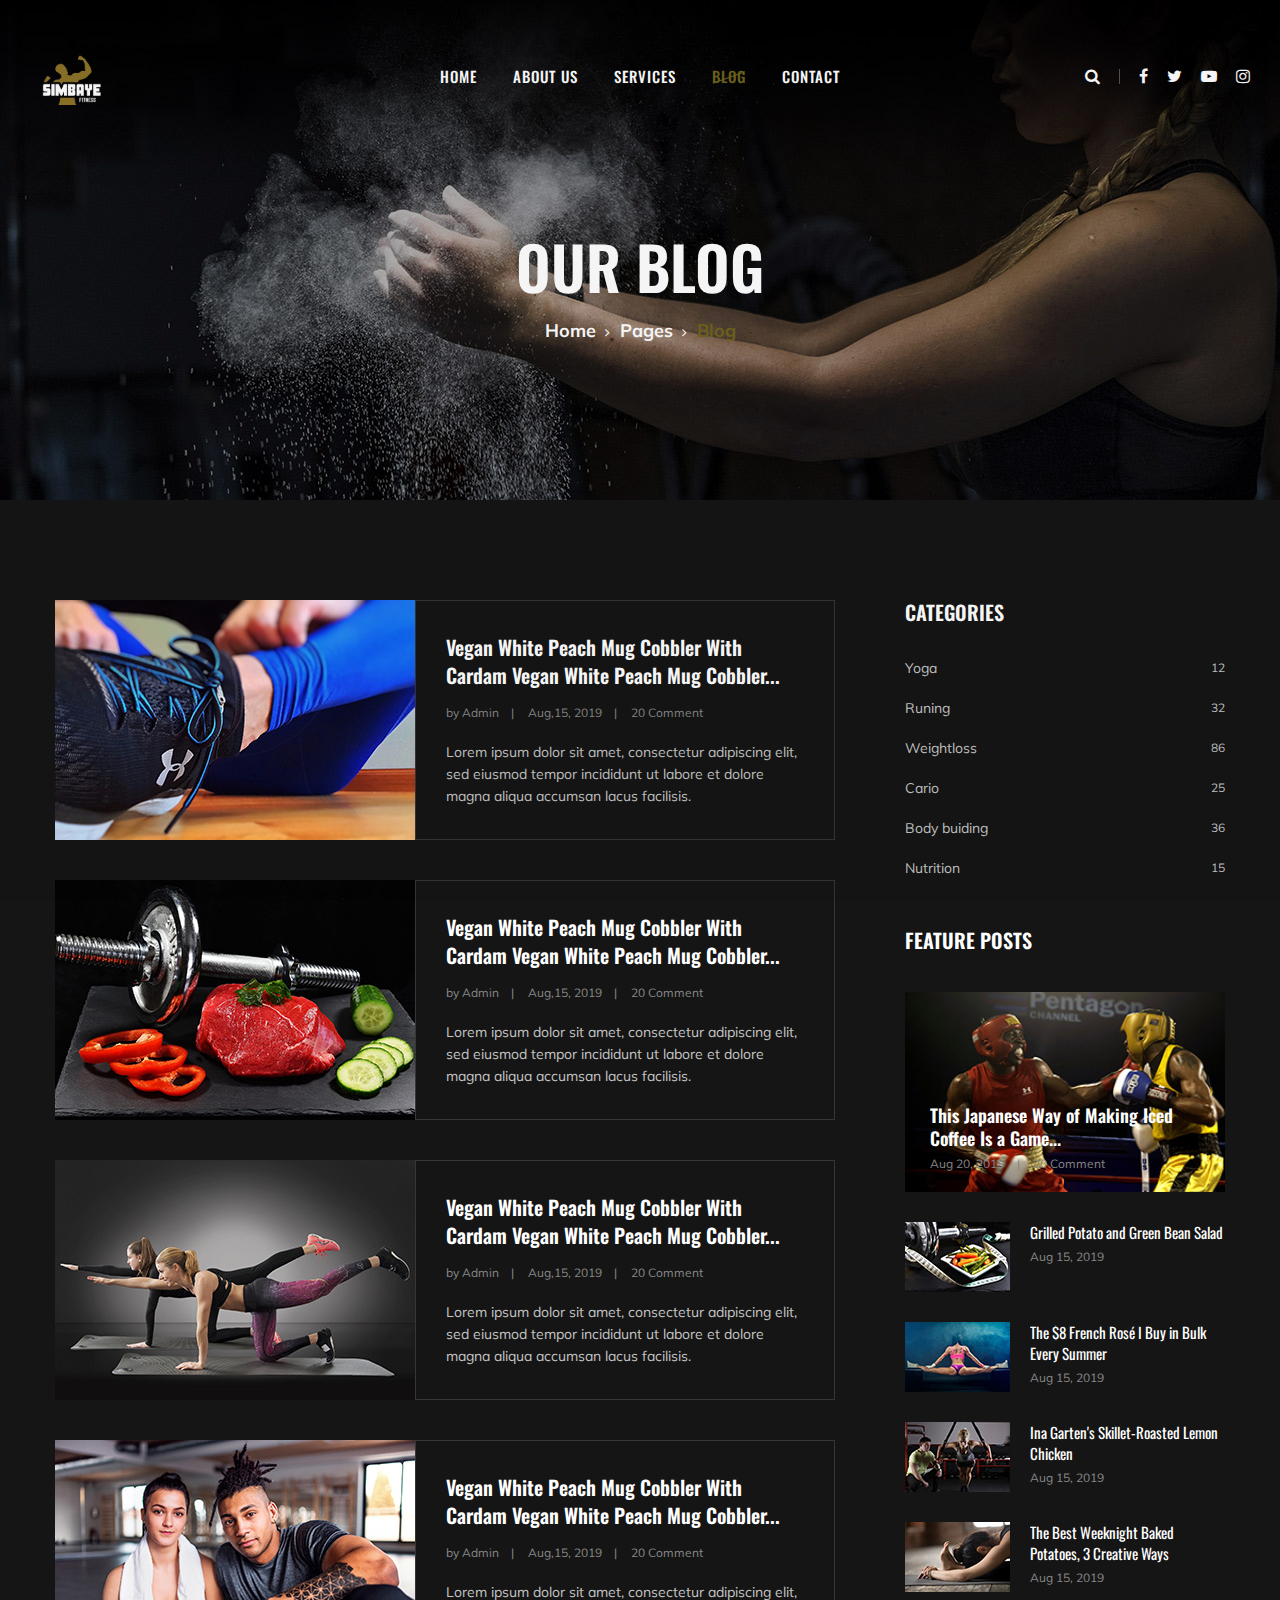
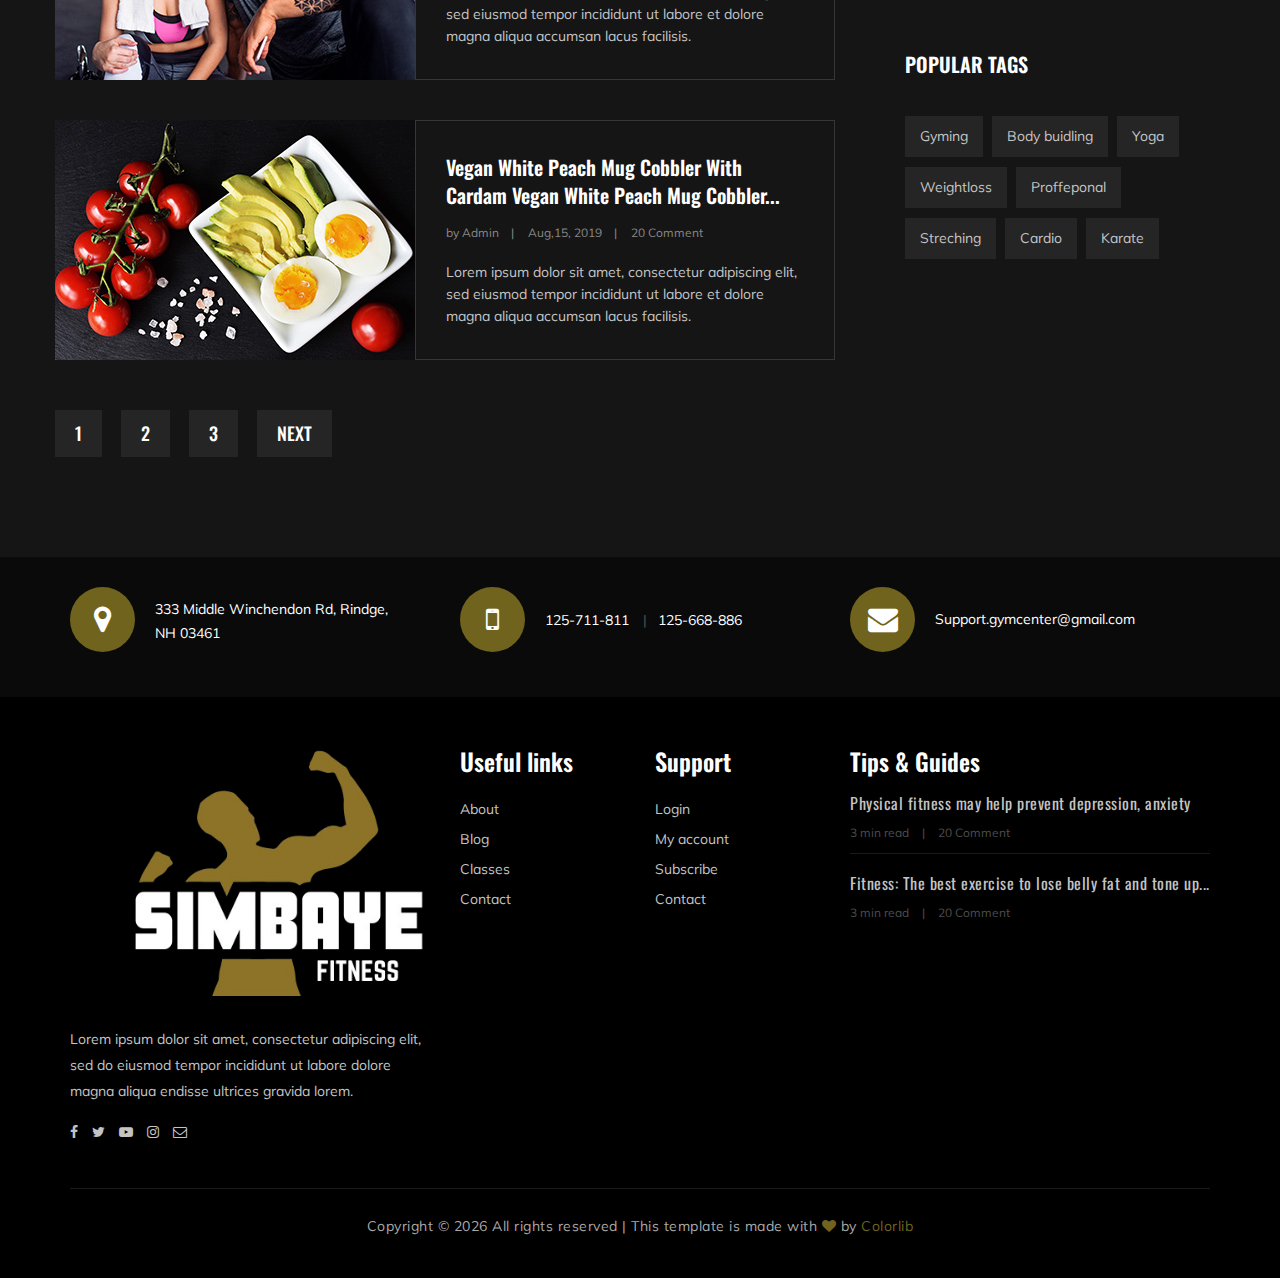
<file: blog.html>
<!DOCTYPE html>
<html lang="zxx">

<head>
    <meta charset="UTF-8">
    <meta name="description" content="Gym Template">
    <meta name="keywords" content="Gym, unica, creative, html">
    <meta name="viewport" content="width=device-width, initial-scale=1.0">
    <meta http-equiv="X-UA-Compatible" content="ie=edge">
    <title>Simba-Ye | Opulence blog</title>

    <!-- Google Font -->
    <link href="https://fonts.googleapis.com/css?family=Muli:300,400,500,600,700,800,900&display=swap" rel="stylesheet">
    <link href="https://fonts.googleapis.com/css?family=Oswald:300,400,500,600,700&display=swap" rel="stylesheet">

    <!-- Css Styles -->
    <link rel="shortcut icon" href="img/favicon.png" />
    <link rel="stylesheet" href="css/bootstrap.min.css" type="text/css">
    <link rel="stylesheet" href="css/font-awesome.min.css" type="text/css">
    <link rel="stylesheet" href="css/flaticon.css" type="text/css">
    <link rel="stylesheet" href="css/owl.carousel.min.css" type="text/css">
    <link rel="stylesheet" href="css/barfiller.css" type="text/css">
    <link rel="stylesheet" href="css/magnific-popup.css" type="text/css">
    <link rel="stylesheet" href="css/slicknav.min.css" type="text/css">
    <link rel="stylesheet" href="css/style.css" type="text/css">
</head>

<body>
    <!-- Page Preloder -->
    <div id="preloder">
        <div class="loader"></div>
    </div>

    <!-- Offcanvas Menu Section Begin -->
    <div class="offcanvas-menu-overlay"></div>
    <div class="offcanvas-menu-wrapper">
        <div class="canvas-close">
            <i class="fa fa-close"></i>
        </div>
        <div class="canvas-search search-switch">
            <i class="fa fa-search"></i>
        </div>
        <nav class="canvas-menu mobile-menu">
            <ul>
                <li><a href="./index.html">Home</a></li>
                <li><a href="./about-us.html">About</a></li>
                <li><a href="./services.html">Services</a></li>
                <li><a href="./blog.html">Blog</a></li>
                <li><a href="./contact.html">Contact</a></li>
            </ul>
        </nav>
        <div id="mobile-menu-wrap"></div>
        <div class="canvas-social">
            <a href="#"><i class="fa fa-facebook"></i></a>
            <a href="#"><i class="fa fa-twitter"></i></a>
            <a href="#"><i class="fa fa-youtube-play"></i></a>
            <a href="#"><i class="fa fa-instagram"></i></a>
        </div>
    </div>
    <!-- Offcanvas Menu Section End -->

    <!-- Header Section Begin -->
    <header class="header-section">
        <div class="container-fluid">
            <div class="row">
                <div class="col-lg-3">
                    <div class="logo">
                        <a href="./index.html">
                            <img src="img/logo.png" style="height: 50px;" alt="">
                        </a>
                    </div>
                </div>
                <div class="col-lg-6">
                    <nav class="nav-menu">
                        <ul>
                            <li><a href="./index.html">Home</a></li>
                            <li><a href="./about-us.html">About Us</a></li>
                            <li><a href="./services.html">Services</a></li>
                            <li class="active"><a href="./blog.html">Blog</a></li>
                            <li><a href="./contact.html">Contact</a></li>
                        </ul>
                    </nav>
                </div>
                <div class="col-lg-3">
                    <div class="top-option">
                        <div class="to-search search-switch">
                            <i class="fa fa-search"></i>
                        </div>
                        <div class="to-social">
                            <a href="#"><i class="fa fa-facebook"></i></a>
                            <a href="#"><i class="fa fa-twitter"></i></a>
                            <a href="#"><i class="fa fa-youtube-play"></i></a>
                            <a href="#"><i class="fa fa-instagram"></i></a>
                        </div>
                    </div>
                </div>
            </div>
            <div class="canvas-open">
                <i class="fa fa-bars"></i>
            </div>
        </div>
    </header>
    <!-- Header End -->

    <!-- Breadcrumb Section Begin -->
    <section class="breadcrumb-section set-bg" data-setbg="img/breadcrumb-bg.jpg">
        <div class="container">
            <div class="row">
                <div class="col-lg-12 text-center">
                    <div class="breadcrumb-text">
                        <h2>Our Blog</h2>
                        <div class="bt-option">
                            <a href="./index.html">Home</a>
                            <a href="#">Pages</a>
                            <span>Blog</span>
                        </div>
                    </div>
                </div>
            </div>
        </div>
    </section>
    <!-- Breadcrumb Section End -->

    <!-- Blog Section Begin -->
    <section class="blog-section spad">
        <div class="container">
            <div class="row">
                <div class="col-lg-8 p-0">
                    <div class="blog-item">
                        <div class="bi-pic">
                            <img src="img/blog/blog-1.jpg" alt="">
                        </div>
                        <div class="bi-text">
                            <h5><a href="./blog-details.html">Vegan White Peach Mug Cobbler With Cardam Vegan White
                                    Peach Mug
                                    Cobbler...</a></h5>
                            <ul>
                                <li>by Admin</li>
                                <li>Aug,15, 2019</li>
                                <li>20 Comment</li>
                            </ul>
                            <p>Lorem ipsum dolor sit amet, consectetur adipiscing elit, sed eiusmod tempor incididunt ut
                                labore et dolore magna aliqua accumsan lacus facilisis.</p>
                        </div>
                    </div>
                    <div class="blog-item">
                        <div class="bi-pic">
                            <img src="img/blog/blog-2.jpg" alt="">
                        </div>
                        <div class="bi-text">
                            <h5><a href="./blog-details.html">Vegan White Peach Mug Cobbler With Cardam Vegan White
                                    Peach Mug
                                    Cobbler...</a></h5>
                            <ul>
                                <li>by Admin</li>
                                <li>Aug,15, 2019</li>
                                <li>20 Comment</li>
                            </ul>
                            <p>Lorem ipsum dolor sit amet, consectetur adipiscing elit, sed eiusmod tempor incididunt ut
                                labore et dolore magna aliqua accumsan lacus facilisis.</p>
                        </div>
                    </div>
                    <div class="blog-item">
                        <div class="bi-pic">
                            <img src="img/blog/blog-3.jpg" alt="">
                        </div>
                        <div class="bi-text">
                            <h5><a href="./blog-details.html">Vegan White Peach Mug Cobbler With Cardam Vegan White
                                    Peach Mug
                                    Cobbler...</a></h5>
                            <ul>
                                <li>by Admin</li>
                                <li>Aug,15, 2019</li>
                                <li>20 Comment</li>
                            </ul>
                            <p>Lorem ipsum dolor sit amet, consectetur adipiscing elit, sed eiusmod tempor incididunt ut
                                labore et dolore magna aliqua accumsan lacus facilisis.</p>
                        </div>
                    </div>
                    <div class="blog-item">
                        <div class="bi-pic">
                            <img src="img/blog/blog-4.jpg" alt="">
                        </div>
                        <div class="bi-text">
                            <h5><a href="./blog-details.html">Vegan White Peach Mug Cobbler With Cardam Vegan White
                                    Peach Mug
                                    Cobbler...</a></h5>
                            <ul>
                                <li>by Admin</li>
                                <li>Aug,15, 2019</li>
                                <li>20 Comment</li>
                            </ul>
                            <p>Lorem ipsum dolor sit amet, consectetur adipiscing elit, sed eiusmod tempor incididunt ut
                                labore et dolore magna aliqua accumsan lacus facilisis.</p>
                        </div>
                    </div>
                    <div class="blog-item">
                        <div class="bi-pic">
                            <img src="img/blog/blog-5.jpg" alt="">
                        </div>
                        <div class="bi-text">
                            <h5><a href="./blog-details.html">Vegan White Peach Mug Cobbler With Cardam Vegan White
                                    Peach Mug
                                    Cobbler...</a></h5>
                            <ul>
                                <li>by Admin</li>
                                <li>Aug,15, 2019</li>
                                <li>20 Comment</li>
                            </ul>
                            <p>Lorem ipsum dolor sit amet, consectetur adipiscing elit, sed eiusmod tempor incididunt ut
                                labore et dolore magna aliqua accumsan lacus facilisis.</p>
                        </div>
                    </div>
                    <div class="blog-pagination">
                        <a href="#">1</a>
                        <a href="#">2</a>
                        <a href="#">3</a>
                        <a href="#">Next</a>
                    </div>
                </div>
                <div class="col-lg-4 col-md-8 p-0">
                    <div class="sidebar-option">
                        <div class="so-categories">
                            <h5 class="title">Categories</h5>
                            <ul>
                                <li><a href="#">Yoga <span>12</span></a></li>
                                <li><a href="#">Runing <span>32</span></a></li>
                                <li><a href="#">Weightloss <span>86</span></a></li>
                                <li><a href="#">Cario <span>25</span></a></li>
                                <li><a href="#">Body buiding <span>36</span></a></li>
                                <li><a href="#">Nutrition <span>15</span></a></li>
                            </ul>
                        </div>
                        <div class="so-latest">
                            <h5 class="title">Feature posts</h5>
                            <div class="latest-large set-bg" data-setbg="img/letest-blog/latest-1.jpg">
                                <div class="ll-text">
                                    <h5><a href="./blog-details.html">This Japanese Way of Making Iced Coffee Is a
                                            Game...</a></h5>
                                    <ul>
                                        <li>Aug 20, 2019</li>
                                        <li>20 Comment</li>
                                    </ul>
                                </div>
                            </div>
                            <div class="latest-item">
                                <div class="li-pic">
                                    <img src="img/letest-blog/latest-2.jpg" alt="">
                                </div>
                                <div class="li-text">
                                    <h6><a href="./blog-details.html">Grilled Potato and Green Bean Salad</a></h6>
                                    <span class="li-time">Aug 15, 2019</span>
                                </div>
                            </div>
                            <div class="latest-item">
                                <div class="li-pic">
                                    <img src="img/letest-blog/latest-3.jpg" alt="">
                                </div>
                                <div class="li-text">
                                    <h6><a href="./blog-details.html">The $8 French Rosé I Buy in Bulk Every Summer</a>
                                    </h6>
                                    <span class="li-time">Aug 15, 2019</span>
                                </div>
                            </div>
                            <div class="latest-item">
                                <div class="li-pic">
                                    <img src="img/letest-blog/latest-4.jpg" alt="">
                                </div>
                                <div class="li-text">
                                    <h6><a href="./blog-details.html">Ina Garten's Skillet-Roasted Lemon Chicken</a>
                                    </h6>
                                    <span class="li-time">Aug 15, 2019</span>
                                </div>
                            </div>
                            <div class="latest-item">
                                <div class="li-pic">
                                    <img src="img/letest-blog/latest-5.jpg" alt="">
                                </div>
                                <div class="li-text">
                                    <h6><a href="./blog-details.html">The Best Weeknight Baked Potatoes, 3 Creative
                                            Ways</a></h6>
                                    <span class="li-time">Aug 15, 2019</span>
                                </div>
                            </div>
                        </div>
                        <div class="so-tags">
                            <h5 class="title">Popular tags</h5>
                            <a href="#">Gyming</a>
                            <a href="#">Body buidling</a>
                            <a href="#">Yoga</a>
                            <a href="#">Weightloss</a>
                            <a href="#">Proffeponal</a>
                            <a href="#">Streching</a>
                            <a href="#">Cardio</a>
                            <a href="#">Karate</a>
                        </div>
                    </div>
                </div>
            </div>
        </div>
    </section>
    <!-- Blog Section End -->

    <!-- Get In Touch Section Begin -->
    <div class="gettouch-section">
        <div class="container">
            <div class="row">
                <div class="col-md-4">
                    <div class="gt-text">
                        <i class="fa fa-map-marker"></i>
                        <p>333 Middle Winchendon Rd, Rindge,<br /> NH 03461</p>
                    </div>
                </div>
                <div class="col-md-4">
                    <div class="gt-text">
                        <i class="fa fa-mobile"></i>
                        <ul>
                            <li>125-711-811</li>
                            <li>125-668-886</li>
                        </ul>
                    </div>
                </div>
                <div class="col-md-4">
                    <div class="gt-text email">
                        <i class="fa fa-envelope"></i>
                        <p>Support.gymcenter@gmail.com</p>
                    </div>
                </div>
            </div>
        </div>
    </div>
    <!-- Get In Touch Section End -->

    <!-- Footer Section Begin -->
    <section class="footer-section">
        <div class="container">
            <div class="row">
                <div class="col-lg-4">
                    <div class="fs-about">
                        <div class="fa-logo">
                            <a href="#"><img src="img/logo.png" alt=""></a>
                        </div>
                        <p>Lorem ipsum dolor sit amet, consectetur adipiscing elit, sed do eiusmod tempor incididunt ut
                            labore dolore magna aliqua endisse ultrices gravida lorem.</p>
                        <div class="fa-social">
                            <a href="#"><i class="fa fa-facebook"></i></a>
                            <a href="#"><i class="fa fa-twitter"></i></a>
                            <a href="#"><i class="fa fa-youtube-play"></i></a>
                            <a href="#"><i class="fa fa-instagram"></i></a>
                            <a href="#"><i class="fa  fa-envelope-o"></i></a>
                        </div>
                    </div>
                </div>
                <div class="col-lg-2 col-md-3 col-sm-6">
                    <div class="fs-widget">
                        <h4>Useful links</h4>
                        <ul>
                            <li><a href="#">About</a></li>
                            <li><a href="#">Blog</a></li>
                            <li><a href="#">Classes</a></li>
                            <li><a href="#">Contact</a></li>
                        </ul>
                    </div>
                </div>
                <div class="col-lg-2 col-md-3 col-sm-6">
                    <div class="fs-widget">
                        <h4>Support</h4>
                        <ul>
                            <li><a href="#">Login</a></li>
                            <li><a href="#">My account</a></li>
                            <li><a href="#">Subscribe</a></li>
                            <li><a href="#">Contact</a></li>
                        </ul>
                    </div>
                </div>
                <div class="col-lg-4 col-md-6">
                    <div class="fs-widget">
                        <h4>Tips & Guides</h4>
                        <div class="fw-recent">
                            <h6><a href="./blog-details.html">Physical fitness may help prevent depression, anxiety</a>
                            </h6>
                            <ul>
                                <li>3 min read</li>
                                <li>20 Comment</li>
                            </ul>
                        </div>
                        <div class="fw-recent">
                            <h6><a href="./blog-details.html">Fitness: The best exercise to lose belly fat and tone
                                    up...</a></h6>
                            <ul>
                                <li>3 min read</li>
                                <li>20 Comment</li>
                            </ul>
                        </div>
                    </div>
                </div>
            </div>
            <div class="row">
                <div class="col-lg-12 text-center">
                    <div class="copyright-text">
                        <p><!-- Link back to Colorlib can't be removed. Template is licensed under CC BY 3.0. -->
                            Copyright &copy;
                            <script>document.write(new Date().getFullYear());</script> All rights reserved | This
                            template is made with <i class="fa fa-heart" aria-hidden="true"></i> by <a
                                href="https://colorlib.com" target="_blank">Colorlib</a>
                            <!-- Link back to Colorlib can't be removed. Template is licensed under CC BY 3.0. -->
                        </p>
                    </div>
                </div>
            </div>
        </div>
    </section>
    <!-- Footer Section End -->

    <!-- Search model Begin -->
    <div class="search-model">
        <div class="h-100 d-flex align-items-center justify-content-center">
            <div class="search-close-switch">+</div>
            <form class="search-model-form">
                <input type="text" id="search-input" placeholder="Search here.....">
            </form>
        </div>
    </div>
    <!-- Search model end -->

    <!-- Js Plugins -->
    <script src="js/jquery-3.3.1.min.js"></script>
    <script src="js/bootstrap.min.js"></script>
    <script src="js/jquery.magnific-popup.min.js"></script>
    <script src="js/masonry.pkgd.min.js"></script>
    <script src="js/jquery.barfiller.js"></script>
    <script src="js/jquery.slicknav.js"></script>
    <script src="js/owl.carousel.min.js"></script>
    <script src="js/main.js"></script>



</body>

</html>
</file>
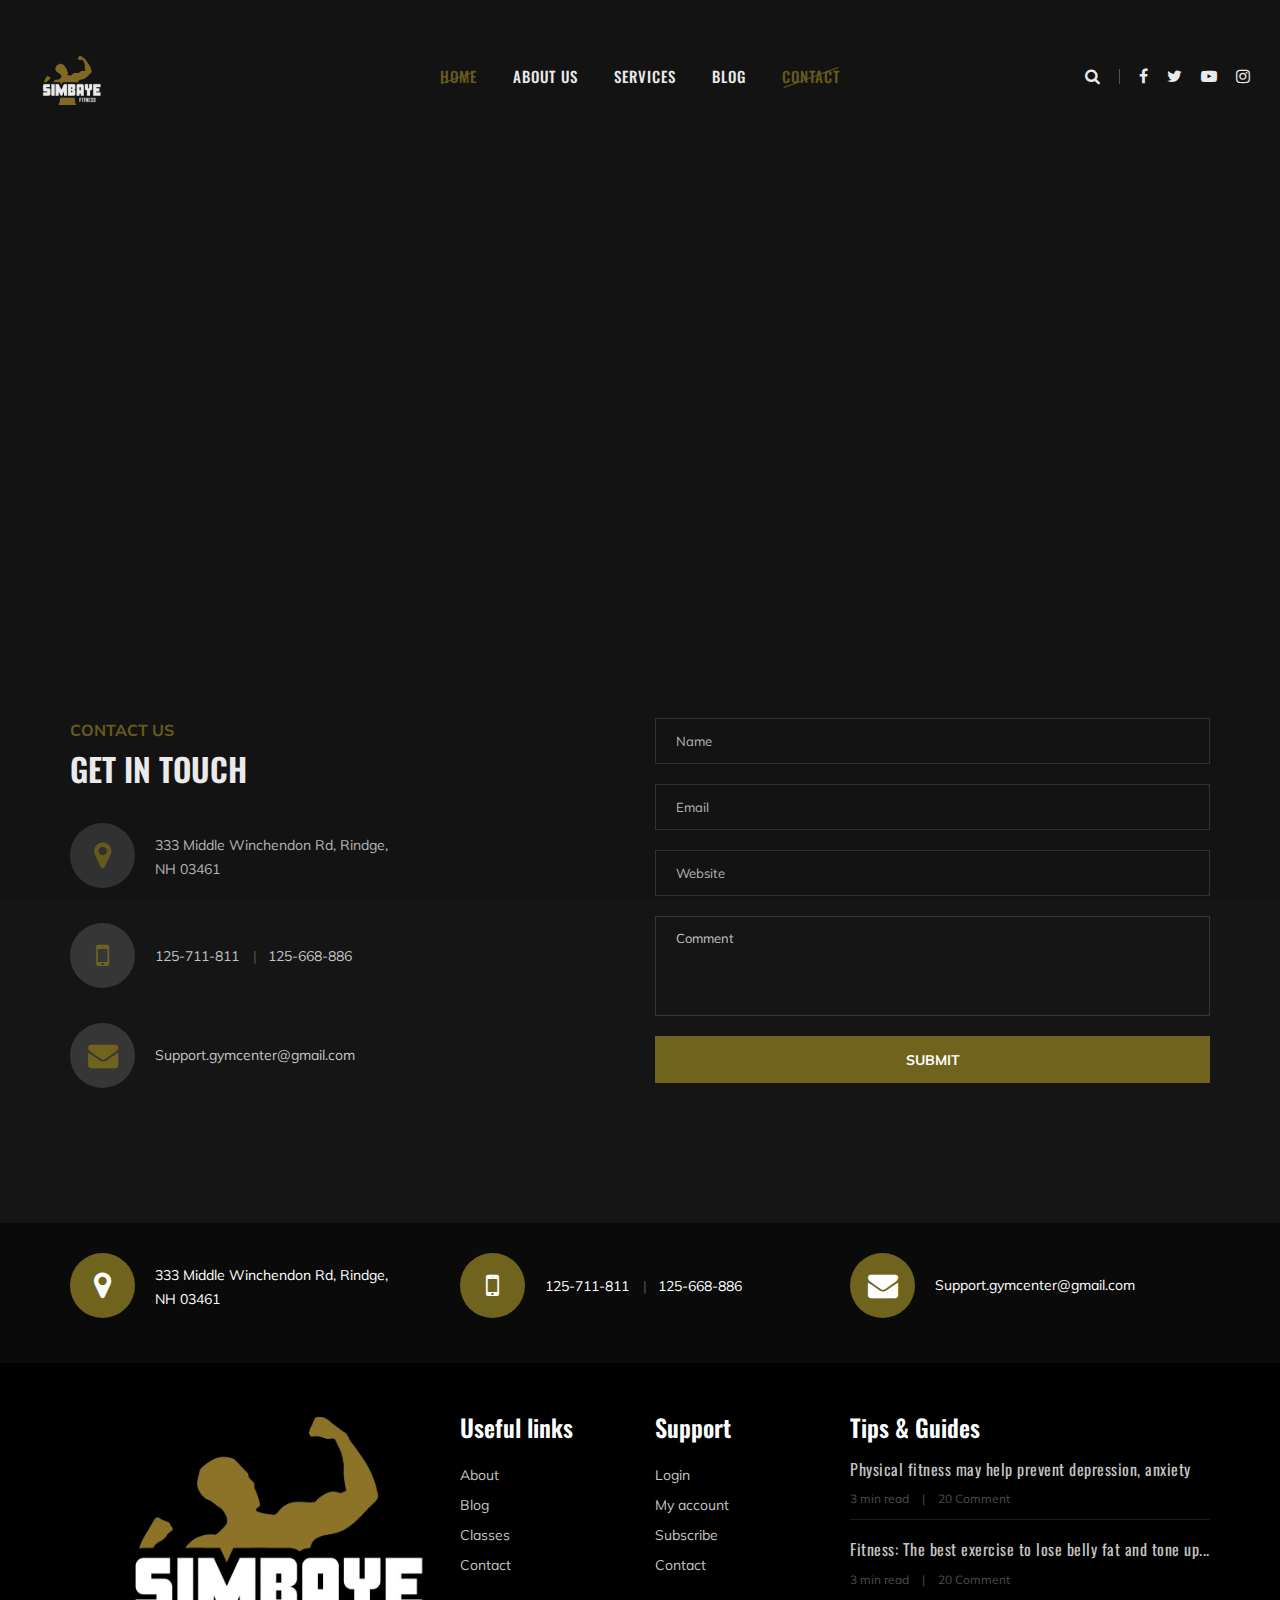
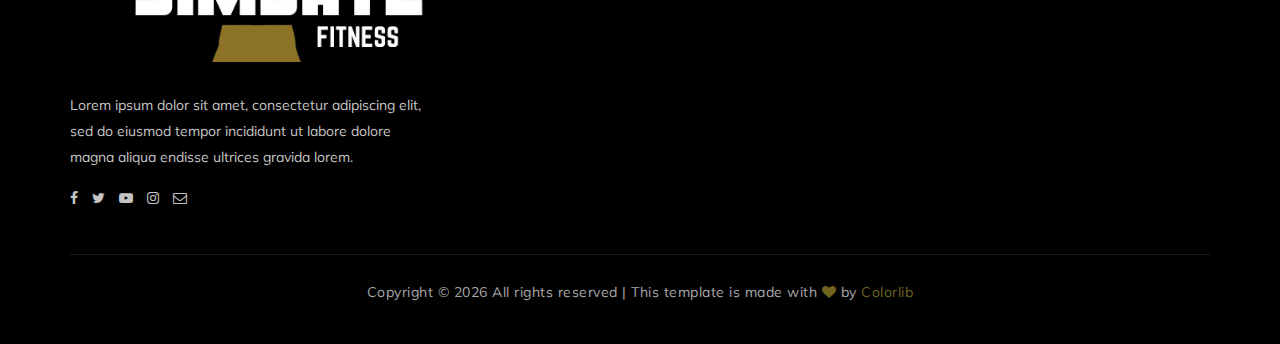
<file: contact.html>
<!DOCTYPE html>
<html lang="zxx">

<head>
    <meta charset="UTF-8">
    <meta name="description" content="Gym Template">
    <meta name="keywords" content="Gym, unica, creative, html">
    <meta name="viewport" content="width=device-width, initial-scale=1.0">
    <meta http-equiv="X-UA-Compatible" content="ie=edge">
    <title>Simba-Ye | Lets Connect</title>

    <!-- Google Font -->
    <link href="https://fonts.googleapis.com/css?family=Muli:300,400,500,600,700,800,900&display=swap" rel="stylesheet">
    <link href="https://fonts.googleapis.com/css?family=Oswald:300,400,500,600,700&display=swap" rel="stylesheet">

    <!-- Css Styles -->
    <link rel="shortcut icon" href="img/favicon.png" />
    <link rel="stylesheet" href="css/bootstrap.min.css" type="text/css">
    <link rel="stylesheet" href="css/font-awesome.min.css" type="text/css">
    <link rel="stylesheet" href="css/flaticon.css" type="text/css">
    <link rel="stylesheet" href="css/owl.carousel.min.css" type="text/css">
    <link rel="stylesheet" href="css/barfiller.css" type="text/css">
    <link rel="stylesheet" href="css/magnific-popup.css" type="text/css">
    <link rel="stylesheet" href="css/slicknav.min.css" type="text/css">
    <link rel="stylesheet" href="css/style.css" type="text/css">
</head>

<body>
    <!-- Page Preloder -->
    <div id="preloder">
        <div class="loader"></div>
    </div>


    <!-- Offcanvas Menu Section Begin -->
    <div class="offcanvas-menu-overlay"></div>
    <div class="offcanvas-menu-wrapper">
        <div class="canvas-close">
            <i class="fa fa-close"></i>
        </div>
        <div class="canvas-search search-switch">
            <i class="fa fa-search"></i>
        </div>
        <nav class="canvas-menu mobile-menu">
            <ul>
                <li><a href="./index.html">Home</a></li>
                <li><a href="./about-us.html">About</a></li>
                <li><a href="./services.html">Services</a></li>
                <li><a href="./services.html">Blog</a></li>
                <li><a href="./contact.html">Contact</a></li>
            </ul>
        </nav>
        <div id="mobile-menu-wrap"></div>
        <div class="canvas-social">
            <a href="#"><i class="fa fa-facebook"></i></a>
            <a href="#"><i class="fa fa-twitter"></i></a>
            <a href="#"><i class="fa fa-youtube-play"></i></a>
            <a href="#"><i class="fa fa-instagram"></i></a>
        </div>
    </div>
    <!-- Offcanvas Menu Section End -->


    <!-- Offcanvas Menu Section Begin -->
    <div class="offcanvas-menu-overlay"></div>
    <div class="offcanvas-menu-wrapper">
        <div class="canvas-close">
            <i class="fa fa-close"></i>
        </div>
        <div class="canvas-search search-switch">
            <i class="fa fa-search"></i>
        </div>
        <nav class="canvas-menu mobile-menu">
            <ul>
                <li><a href="./index.html">Home</a></li>
                <li><a href="./about-us.html">About</a></li>
                <li><a href="./services.html">Services</a></li>
                <li><a href="./blog.html">Blog</a></li>
                <li><a href="./contact.html">Contact</a></li>
            </ul>
        </nav>
        <div id="mobile-menu-wrap"></div>
        <div class="canvas-social">
            <a href="#"><i class="fa fa-facebook"></i></a>
            <a href="#"><i class="fa fa-twitter"></i></a>
            <a href="#"><i class="fa fa-youtube-play"></i></a>
            <a href="#"><i class="fa fa-instagram"></i></a>
        </div>
    </div>
    <!-- Offcanvas Menu Section End -->

    <!-- Header Section Begin -->
    <header class="header-section">
        <div class="container-fluid">
            <div class="row">
                <div class="col-lg-3">
                    <div class="logo">
                        <a href="./index.html">
                            <img src="img/logo.png" style="height: 50px;" alt="">
                        </a>
                    </div>
                </div>
                <div class="col-lg-6">
                    <nav class="nav-menu">
                        <ul>
                            <li class="active"><a href="./index.html">Home</a></li>
                            <li><a href="./about-us.html">About Us</a></li>
                            <li><a href="./services.html">Services</a></li>
                            <li><a href="./blog.html">Blog</a></li>
                            <li class="active"><a href="./contact.html">Contact</a></li>
                        </ul>
                    </nav>
                </div>
                <div class="col-lg-3">
                    <div class="top-option">
                        <div class="to-search search-switch">
                            <i class="fa fa-search"></i>
                        </div>
                        <div class="to-social">
                            <a href="#"><i class="fa fa-facebook"></i></a>
                            <a href="#"><i class="fa fa-twitter"></i></a>
                            <a href="#"><i class="fa fa-youtube-play"></i></a>
                            <a href="#"><i class="fa fa-instagram"></i></a>
                        </div>
                    </div>
                </div>
            </div>
            <div class="canvas-open">
                <i class="fa fa-bars"></i>
            </div>
        </div>
    </header>
    <!-- Header End -->

    <!-- Contact Section Begin -->
    <section class="contact-section spad">
        <div class="container">
            <div class="map">
                <iframe
                    src="https://www.google.com/maps/embed?pb=!1m18!1m12!1m3!1d12087.069761554938!2d-74.2175599360452!3d40.767139456514954!2m3!1f0!2f0!3f0!3m2!1i1024!2i768!4f13.1!3m3!1m2!1s0x89c254b5958982c3%3A0xb6ab3931055a2612!2sEast%20Orange%2C%20NJ%2C%20USA!5e0!3m2!1sen!2sbd!4v1581710470843!5m2!1sen!2sbd"
                    height="550" style="border:0;" allowfullscreen=""></iframe>
            </div>
            <hr>
            <div class="row">
                <div class="col-lg-6">
                    <div class="section-title contact-title">
                        <span>Contact Us</span>
                        <h2>GET IN TOUCH</h2>
                    </div>
                    <div class="contact-widget">
                        <div class="cw-text">
                            <i class="fa fa-map-marker"></i>
                            <p>333 Middle Winchendon Rd, Rindge,<br /> NH 03461</p>
                        </div>
                        <div class="cw-text">
                            <i class="fa fa-mobile"></i>
                            <ul>
                                <li>125-711-811</li>
                                <li>125-668-886</li>
                            </ul>
                        </div>
                        <div class="cw-text email">
                            <i class="fa fa-envelope"></i>
                            <p>Support.gymcenter@gmail.com</p>
                        </div>
                    </div>
                </div>
                <div class="col-lg-6">
                    <div class="leave-comment">
                        <form action="#">
                            <input type="text" placeholder="Name">
                            <input type="text" placeholder="Email">
                            <input type="text" placeholder="Website">
                            <textarea placeholder="Comment"></textarea>
                            <button type="submit">Submit</button>
                        </form>
                    </div>
                </div>
            </div>

        </div>
    </section>
    <!-- Contact Section End -->

    <!-- Get In Touch Section Begin -->
    <div class="gettouch-section">
        <div class="container">
            <div class="row">
                <div class="col-md-4">
                    <div class="gt-text">
                        <i class="fa fa-map-marker"></i>
                        <p>333 Middle Winchendon Rd, Rindge,<br /> NH 03461</p>
                    </div>
                </div>
                <div class="col-md-4">
                    <div class="gt-text">
                        <i class="fa fa-mobile"></i>
                        <ul>
                            <li>125-711-811</li>
                            <li>125-668-886</li>
                        </ul>
                    </div>
                </div>
                <div class="col-md-4">
                    <div class="gt-text email">
                        <i class="fa fa-envelope"></i>
                        <p>Support.gymcenter@gmail.com</p>
                    </div>
                </div>
            </div>
        </div>
    </div>
    <!-- Get In Touch Section End -->

    <!-- Footer Section Begin -->
    <section class="footer-section">
        <div class="container">
            <div class="row">
                <div class="col-lg-4">
                    <div class="fs-about">
                        <div class="fa-logo">
                            <a href="#"><img src="img/logo.png" alt=""></a>
                        </div>
                        <p>Lorem ipsum dolor sit amet, consectetur adipiscing elit, sed do eiusmod tempor incididunt ut
                            labore dolore magna aliqua endisse ultrices gravida lorem.</p>
                        <div class="fa-social">
                            <a href="#"><i class="fa fa-facebook"></i></a>
                            <a href="#"><i class="fa fa-twitter"></i></a>
                            <a href="#"><i class="fa fa-youtube-play"></i></a>
                            <a href="#"><i class="fa fa-instagram"></i></a>
                            <a href="#"><i class="fa  fa-envelope-o"></i></a>
                        </div>
                    </div>
                </div>
                <div class="col-lg-2 col-md-3 col-sm-6">
                    <div class="fs-widget">
                        <h4>Useful links</h4>
                        <ul>
                            <li><a href="#">About</a></li>
                            <li><a href="#">Blog</a></li>
                            <li><a href="#">Classes</a></li>
                            <li><a href="#">Contact</a></li>
                        </ul>
                    </div>
                </div>
                <div class="col-lg-2 col-md-3 col-sm-6">
                    <div class="fs-widget">
                        <h4>Support</h4>
                        <ul>
                            <li><a href="#">Login</a></li>
                            <li><a href="#">My account</a></li>
                            <li><a href="#">Subscribe</a></li>
                            <li><a href="#">Contact</a></li>
                        </ul>
                    </div>
                </div>
                <div class="col-lg-4 col-md-6">
                    <div class="fs-widget">
                        <h4>Tips & Guides</h4>
                        <div class="fw-recent">
                            <h6><a href="#">Physical fitness may help prevent depression, anxiety</a></h6>
                            <ul>
                                <li>3 min read</li>
                                <li>20 Comment</li>
                            </ul>
                        </div>
                        <div class="fw-recent">
                            <h6><a href="#">Fitness: The best exercise to lose belly fat and tone up...</a></h6>
                            <ul>
                                <li>3 min read</li>
                                <li>20 Comment</li>
                            </ul>
                        </div>
                    </div>
                </div>
            </div>
            <div class="row">
                <div class="col-lg-12 text-center">
                    <div class="copyright-text">
                        <p><!-- Link back to Colorlib can't be removed. Template is licensed under CC BY 3.0. -->
                            Copyright &copy;
                            <script>document.write(new Date().getFullYear());</script> All rights reserved | This
                            template is made with <i class="fa fa-heart" aria-hidden="true"></i> by <a
                                href="https://colorlib.com" target="_blank">Colorlib</a>
                            <!-- Link back to Colorlib can't be removed. Template is licensed under CC BY 3.0. -->
                        </p>
                    </div>
                </div>
            </div>
        </div>
    </section>
    <!-- Footer Section End -->

    <!-- Search model Begin -->
    <div class="search-model">
        <div class="h-100 d-flex align-items-center justify-content-center">
            <div class="search-close-switch">+</div>
            <form class="search-model-form">
                <input type="text" id="search-input" placeholder="Search here.....">
            </form>
        </div>
    </div>
    <!-- Search model end -->

    <!-- Js Plugins -->
    <script src="js/jquery-3.3.1.min.js"></script>
    <script src="js/bootstrap.min.js"></script>
    <script src="js/jquery.magnific-popup.min.js"></script>
    <script src="js/masonry.pkgd.min.js"></script>
    <script src="js/jquery.barfiller.js"></script>
    <script src="js/jquery.slicknav.js"></script>
    <script src="js/owl.carousel.min.js"></script>
    <script src="js/main.js"></script>



</body>

</html>
</file>
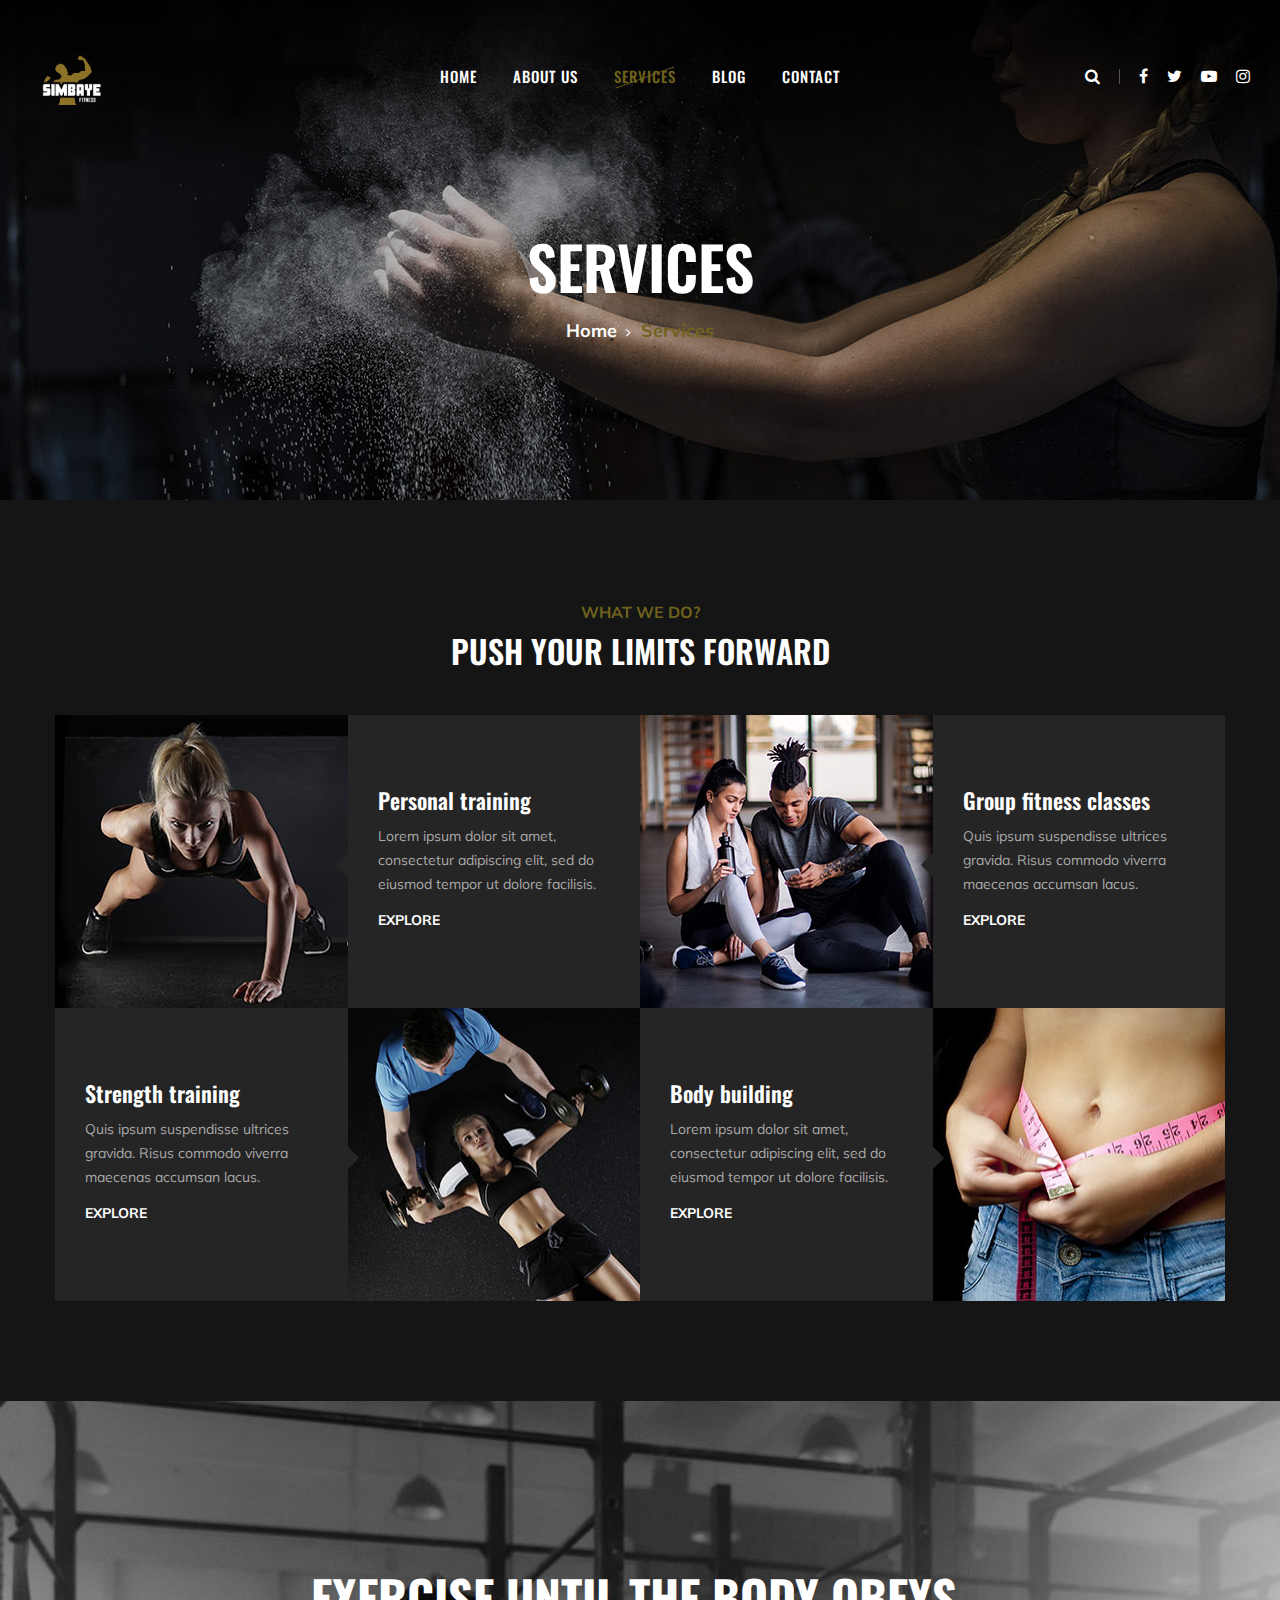
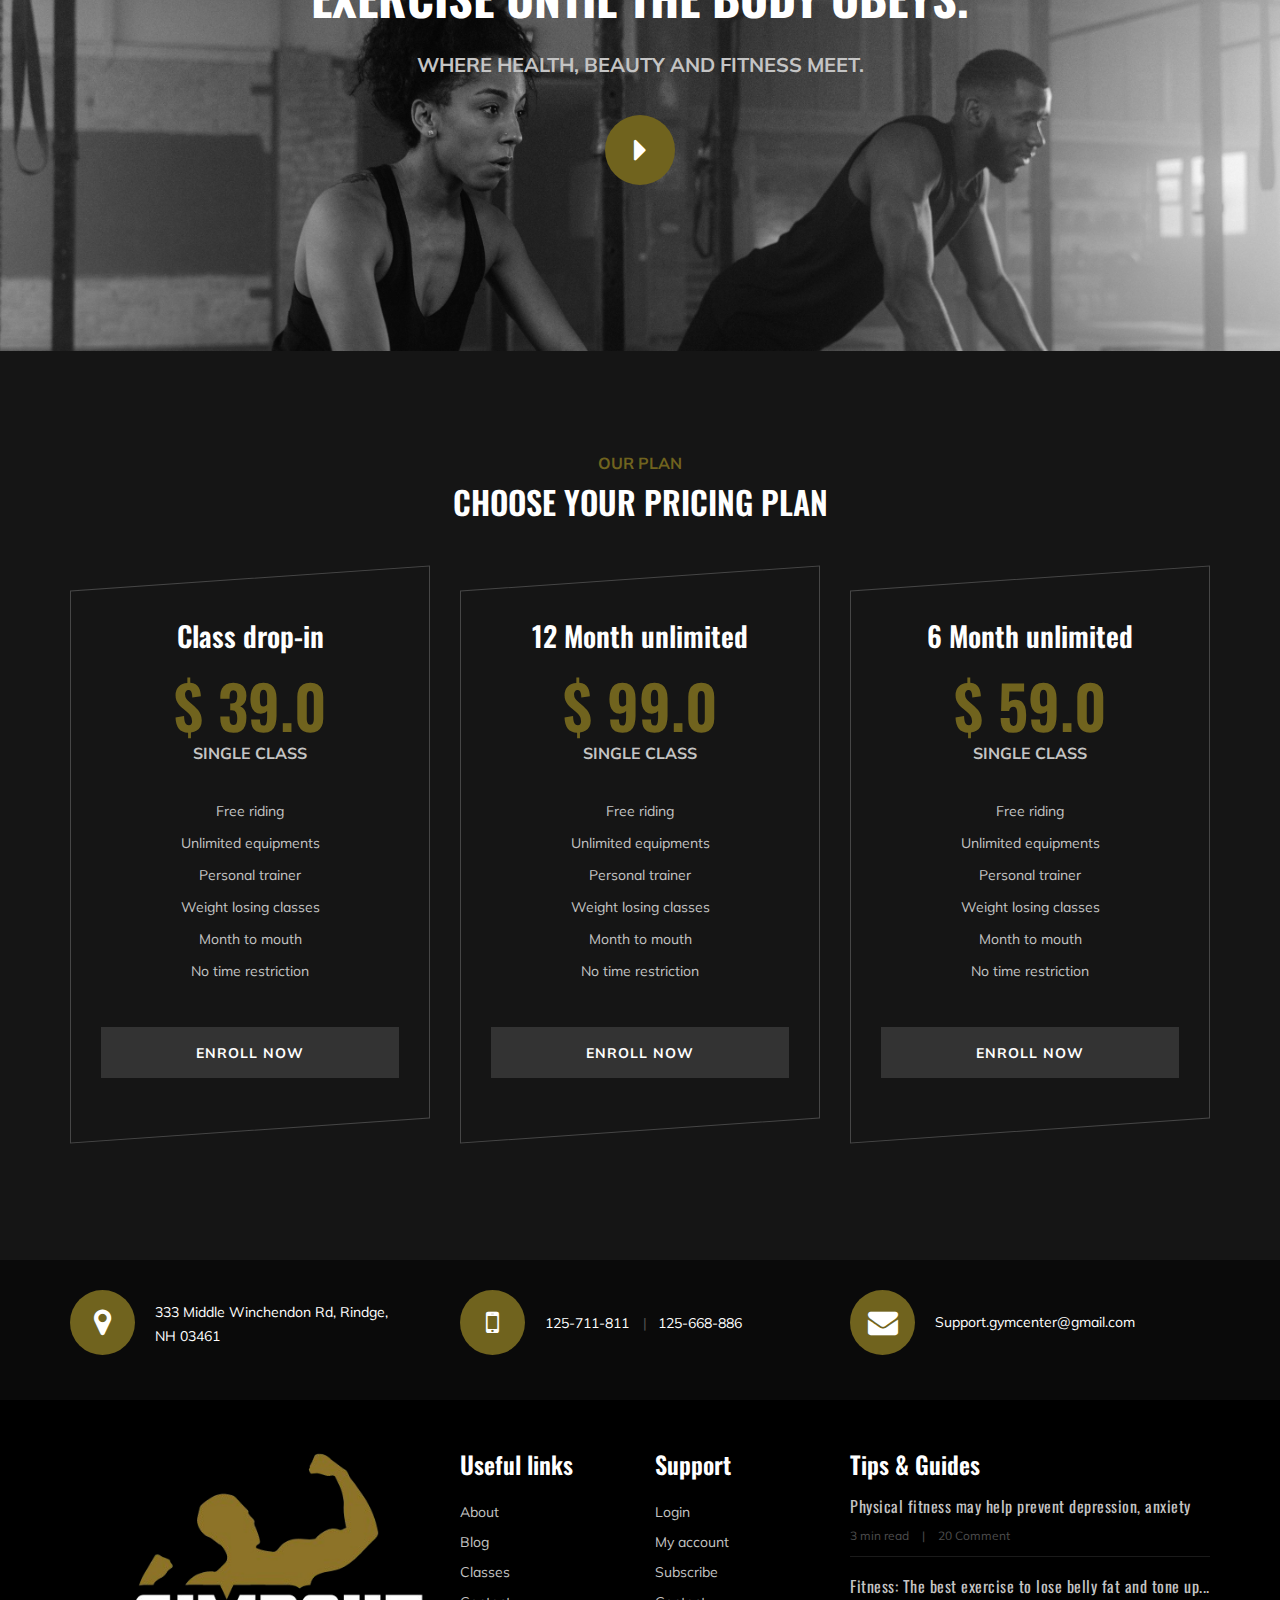
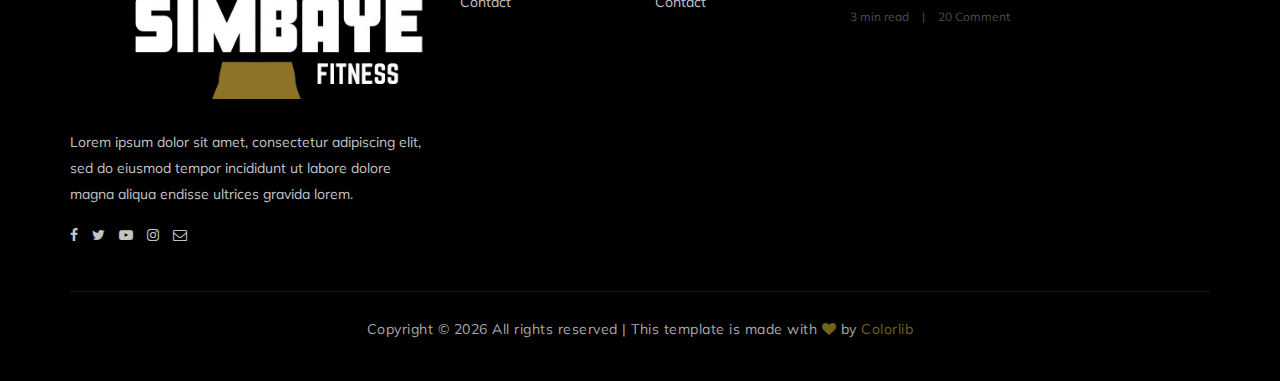
<file: services.html>
<!DOCTYPE html>
<html lang="zxx">

<head>
    <meta charset="UTF-8">
    <meta name="description" content="Gym Template">
    <meta name="keywords" content="Gym, unica, creative, html">
    <meta name="viewport" content="width=device-width, initial-scale=1.0">
    <meta http-equiv="X-UA-Compatible" content="ie=edge">
    <title>Simba-Ye | Our services </title>

    <!-- Google Font -->
    <link href="https://fonts.googleapis.com/css?family=Muli:300,400,500,600,700,800,900&display=swap" rel="stylesheet">
    <link href="https://fonts.googleapis.com/css?family=Oswald:300,400,500,600,700&display=swap" rel="stylesheet">

    <!-- Css Styles -->
    <link rel="shortcut icon" href="img/favicon.png" />
    <link rel="stylesheet" href="css/bootstrap.min.css" type="text/css">
    <link rel="stylesheet" href="css/font-awesome.min.css" type="text/css">
    <link rel="stylesheet" href="css/flaticon.css" type="text/css">
    <link rel="stylesheet" href="css/owl.carousel.min.css" type="text/css">
    <link rel="stylesheet" href="css/barfiller.css" type="text/css">
    <link rel="stylesheet" href="css/magnific-popup.css" type="text/css">
    <link rel="stylesheet" href="css/slicknav.min.css" type="text/css">
    <link rel="stylesheet" href="css/style.css" type="text/css">
</head>

<body>
    <!-- Page Preloder -->
    <div id="preloder">
        <div class="loader"></div>
    </div>


    <!-- Offcanvas Menu Section Begin -->
    <div class="offcanvas-menu-overlay"></div>
    <div class="offcanvas-menu-wrapper">
        <div class="canvas-close">
            <i class="fa fa-close"></i>
        </div>
        <div class="canvas-search search-switch">
            <i class="fa fa-search"></i>
        </div>
        <nav class="canvas-menu mobile-menu">
            <ul>
                <li><a href="./index.html">Home</a></li>
                <li><a href="./about-us.html">About</a></li>
                <li><a href="./services.html">Services</a></li>
                <li><a href="./blog.html">Blog</a></li>
                <li><a href="./contact.html">Contact</a></li>
            </ul>
        </nav>
        <div id="mobile-menu-wrap"></div>
        <div class="canvas-social">
            <a href="#"><i class="fa fa-facebook"></i></a>
            <a href="#"><i class="fa fa-twitter"></i></a>
            <a href="#"><i class="fa fa-youtube-play"></i></a>
            <a href="#"><i class="fa fa-instagram"></i></a>
        </div>
    </div>
    <!-- Offcanvas Menu Section End -->

    <!-- Header Section Begin -->
    <header class="header-section">
        <div class="container-fluid">
            <div class="row">
                <div class="col-lg-3">
                    <div class="logo">
                        <a href="./index.html">
                            <img src="img/logo.png" style="height: 50px;" alt="">
                        </a>
                    </div>
                </div>
                <div class="col-lg-6">
                    <nav class="nav-menu">
                        <ul>
                            <li><a href="./index.html">Home</a></li>
                            <li><a href="./about-us.html">About Us</a></li>
                            <li class="active"><a href="./services.html">Services</a></li>
                            <li><a href="./blog.html">Blog</a></li>
                            <li><a href="./contact.html">Contact</a></li>
                        </ul>
                    </nav>
                </div>
                <div class="col-lg-3">
                    <div class="top-option">
                        <div class="to-search search-switch">
                            <i class="fa fa-search"></i>
                        </div>
                        <div class="to-social">
                            <a href="#"><i class="fa fa-facebook"></i></a>
                            <a href="#"><i class="fa fa-twitter"></i></a>
                            <a href="#"><i class="fa fa-youtube-play"></i></a>
                            <a href="#"><i class="fa fa-instagram"></i></a>
                        </div>
                    </div>
                </div>
            </div>
            <div class="canvas-open">
                <i class="fa fa-bars"></i>
            </div>
        </div>
    </header>
    <!-- Header End -->

    <!-- Breadcrumb Section Begin -->
    <section class="breadcrumb-section set-bg" data-setbg="img/breadcrumb-bg.jpg">
        <div class="container">
            <div class="row">
                <div class="col-lg-12 text-center">
                    <div class="breadcrumb-text">
                        <h2>Services</h2>
                        <div class="bt-option">
                            <a href="./index.html">Home</a>
                            <span>Services</span>
                        </div>
                    </div>
                </div>
            </div>
        </div>
    </section>
    <!-- Breadcrumb Section End -->

    <!-- Services Section Begin -->
    <section class="services-section spad">
        <div class="container">
            <div class="row">
                <div class="col-lg-12">
                    <div class="section-title">
                        <span>What we do?</span>
                        <h2>PUSH YOUR LIMITS FORWARD</h2>
                    </div>
                </div>
            </div>
            <div class="row">
                <div class="col-lg-3 order-lg-1 col-md-6 p-0">
                    <div class="ss-pic">
                        <img src="img/services/services-1.jpg" alt="">
                    </div>
                </div>
                <div class="col-lg-3 order-lg-2 col-md-6 p-0">
                    <div class="ss-text">
                        <h4>Personal training</h4>
                        <p>Lorem ipsum dolor sit amet, consectetur adipiscing elit, sed do eiusmod tempor ut dolore
                            facilisis.</p>
                        <a href="#">Explore</a>
                    </div>
                </div>
                <div class="col-lg-3 order-lg-3 col-md-6 p-0">
                    <div class="ss-pic">
                        <img src="img/services/services-2.jpg" alt="">
                    </div>
                </div>
                <div class="col-lg-3 order-lg-4 col-md-6 p-0">
                    <div class="ss-text">
                        <h4>Group fitness classes</h4>
                        <p>Quis ipsum suspendisse ultrices gravida. Risus commodo viverra maecenas accumsan lacus.</p>
                        <a href="#">Explore</a>
                    </div>
                </div>
                <div class="col-lg-3 order-lg-8 col-md-6 p-0">
                    <div class="ss-pic">
                        <img src="img/services/services-4.jpg" alt="">
                    </div>
                </div>
                <div class="col-lg-3 order-lg-7 col-md-6 p-0">
                    <div class="ss-text second-row">
                        <h4>Body building</h4>
                        <p>Lorem ipsum dolor sit amet, consectetur adipiscing elit, sed do eiusmod tempor ut dolore
                            facilisis.</p>
                        <a href="#">Explore</a>
                    </div>
                </div>
                <div class="col-lg-3 order-lg-6 col-md-6 p-0">
                    <div class="ss-pic">
                        <img src="img/services/services-3.jpg" alt="">
                    </div>
                </div>
                <div class="col-lg-3 order-lg-5 col-md-6 p-0">
                    <div class="ss-text second-row">
                        <h4>Strength training</h4>
                        <p>Quis ipsum suspendisse ultrices gravida. Risus commodo viverra maecenas accumsan lacus.</p>
                        <a href="#">Explore</a>
                    </div>
                </div>
            </div>
        </div>
    </section>
    <!-- Services Section End -->

    <!-- Banner Section Begin -->
    <section class="banner-section set-bg" data-setbg="img/banner-bg.jpg">
        <div class="container">
            <div class="row">
                <div class="col-lg-12 text-center">
                    <div class="bs-text service-banner">
                        <h2>Exercise until the body obeys.</h2>
                        <div class="bt-tips">Where health, beauty and fitness meet.</div>
                        <a href="https://www.youtube.com/watch?v=EzKkl64rRbM" class="play-btn video-popup"><i
                                class="fa fa-caret-right"></i></a>
                    </div>
                </div>
            </div>
        </div>
    </section>
    <!-- Banner Section End -->

    <!-- Pricing Section Begin -->
    <section class="pricing-section service-pricing spad">
        <div class="container">
            <div class="row">
                <div class="col-lg-12">
                    <div class="section-title">
                        <span>Our Plan</span>
                        <h2>Choose your pricing plan</h2>
                    </div>
                </div>
            </div>
            <div class="row justify-content-center">
                <div class="col-lg-4 col-md-8">
                    <div class="ps-item">
                        <h3>Class drop-in</h3>
                        <div class="pi-price">
                            <h2>$ 39.0</h2>
                            <span>SINGLE CLASS</span>
                        </div>
                        <ul>
                            <li>Free riding</li>
                            <li>Unlimited equipments</li>
                            <li>Personal trainer</li>
                            <li>Weight losing classes</li>
                            <li>Month to mouth</li>
                            <li>No time restriction</li>
                        </ul>
                        <a href="#" class="primary-btn pricing-btn">Enroll now</a>
                        <a href="#" class="thumb-icon"><i class="fa fa-picture-o"></i></a>
                    </div>
                </div>
                <div class="col-lg-4 col-md-8">
                    <div class="ps-item">
                        <h3>12 Month unlimited</h3>
                        <div class="pi-price">
                            <h2>$ 99.0</h2>
                            <span>SINGLE CLASS</span>
                        </div>
                        <ul>
                            <li>Free riding</li>
                            <li>Unlimited equipments</li>
                            <li>Personal trainer</li>
                            <li>Weight losing classes</li>
                            <li>Month to mouth</li>
                            <li>No time restriction</li>
                        </ul>
                        <a href="#" class="primary-btn pricing-btn">Enroll now</a>
                        <a href="#" class="thumb-icon"><i class="fa fa-picture-o"></i></a>
                    </div>
                </div>
                <div class="col-lg-4 col-md-8">
                    <div class="ps-item">
                        <h3>6 Month unlimited</h3>
                        <div class="pi-price">
                            <h2>$ 59.0</h2>
                            <span>SINGLE CLASS</span>
                        </div>
                        <ul>
                            <li>Free riding</li>
                            <li>Unlimited equipments</li>
                            <li>Personal trainer</li>
                            <li>Weight losing classes</li>
                            <li>Month to mouth</li>
                            <li>No time restriction</li>
                        </ul>
                        <a href="#" class="primary-btn pricing-btn">Enroll now</a>
                        <a href="#" class="thumb-icon"><i class="fa fa-picture-o"></i></a>
                    </div>
                </div>
            </div>
        </div>
    </section>
    <!-- Pricing Section End -->

    <!-- Get In Touch Section Begin -->
    <div class="gettouch-section">
        <div class="container">
            <div class="row">
                <div class="col-md-4">
                    <div class="gt-text">
                        <i class="fa fa-map-marker"></i>
                        <p>333 Middle Winchendon Rd, Rindge,<br /> NH 03461</p>
                    </div>
                </div>
                <div class="col-md-4">
                    <div class="gt-text">
                        <i class="fa fa-mobile"></i>
                        <ul>
                            <li>125-711-811</li>
                            <li>125-668-886</li>
                        </ul>
                    </div>
                </div>
                <div class="col-md-4">
                    <div class="gt-text email">
                        <i class="fa fa-envelope"></i>
                        <p>Support.gymcenter@gmail.com</p>
                    </div>
                </div>
            </div>
        </div>
    </div>
    <!-- Get In Touch Section End -->

    <!-- Footer Section Begin -->
    <section class="footer-section">
        <div class="container">
            <div class="row">
                <div class="col-lg-4">
                    <div class="fs-about">
                        <div class="fa-logo">
                            <a href="#"><img src="img/logo.png" alt=""></a>
                        </div>
                        <p>Lorem ipsum dolor sit amet, consectetur adipiscing elit, sed do eiusmod tempor incididunt ut
                            labore dolore magna aliqua endisse ultrices gravida lorem.</p>
                        <div class="fa-social">
                            <a href="#"><i class="fa fa-facebook"></i></a>
                            <a href="#"><i class="fa fa-twitter"></i></a>
                            <a href="#"><i class="fa fa-youtube-play"></i></a>
                            <a href="#"><i class="fa fa-instagram"></i></a>
                            <a href="#"><i class="fa  fa-envelope-o"></i></a>
                        </div>
                    </div>
                </div>
                <div class="col-lg-2 col-md-3 col-sm-6">
                    <div class="fs-widget">
                        <h4>Useful links</h4>
                        <ul>
                            <li><a href="#">About</a></li>
                            <li><a href="#">Blog</a></li>
                            <li><a href="#">Classes</a></li>
                            <li><a href="#">Contact</a></li>
                        </ul>
                    </div>
                </div>
                <div class="col-lg-2 col-md-3 col-sm-6">
                    <div class="fs-widget">
                        <h4>Support</h4>
                        <ul>
                            <li><a href="#">Login</a></li>
                            <li><a href="#">My account</a></li>
                            <li><a href="#">Subscribe</a></li>
                            <li><a href="#">Contact</a></li>
                        </ul>
                    </div>
                </div>
                <div class="col-lg-4 col-md-6">
                    <div class="fs-widget">
                        <h4>Tips & Guides</h4>
                        <div class="fw-recent">
                            <h6><a href="#">Physical fitness may help prevent depression, anxiety</a></h6>
                            <ul>
                                <li>3 min read</li>
                                <li>20 Comment</li>
                            </ul>
                        </div>
                        <div class="fw-recent">
                            <h6><a href="#">Fitness: The best exercise to lose belly fat and tone up...</a></h6>
                            <ul>
                                <li>3 min read</li>
                                <li>20 Comment</li>
                            </ul>
                        </div>
                    </div>
                </div>
            </div>
            <div class="row">
                <div class="col-lg-12 text-center">
                    <div class="copyright-text">
                        <p><!-- Link back to Colorlib can't be removed. Template is licensed under CC BY 3.0. -->
                            Copyright &copy;
                            <script>document.write(new Date().getFullYear());</script> All rights reserved | This
                            template is made with <i class="fa fa-heart" aria-hidden="true"></i> by <a
                                href="https://colorlib.com" target="_blank">Colorlib</a>
                            <!-- Link back to Colorlib can't be removed. Template is licensed under CC BY 3.0. -->
                        </p>
                    </div>
                </div>
            </div>
        </div>
    </section>
    <!-- Footer Section End -->

    <!-- Search model Begin -->
    <div class="search-model">
        <div class="h-100 d-flex align-items-center justify-content-center">
            <div class="search-close-switch">+</div>
            <form class="search-model-form">
                <input type="text" id="search-input" placeholder="Search here.....">
            </form>
        </div>
    </div>
    <!-- Search model end -->

    <!-- Js Plugins -->
    <script src="js/jquery-3.3.1.min.js"></script>
    <script src="js/bootstrap.min.js"></script>
    <script src="js/jquery.magnific-popup.min.js"></script>
    <script src="js/masonry.pkgd.min.js"></script>
    <script src="js/jquery.barfiller.js"></script>
    <script src="js/jquery.slicknav.js"></script>
    <script src="js/owl.carousel.min.js"></script>
    <script src="js/main.js"></script>



</body>

</html>
</file>
<file: css/flaticon.css>
/*
  	Flaticon icon font: Flaticon
  	Creation date: 19/02/2019 07:27
  	*/

@font-face {
  font-family: "Flaticon";
  src: url("../fonts/Flaticon.eot");
  src: url("../fonts/Flaticon.eot?#iefix") format("embedded-opentype"),
       url("../fonts/Flaticon.woff2") format("woff2"),
       url("../fonts/Flaticon.woff") format("woff"),
       url("../fonts/Flaticon.ttf") format("truetype"),
       url("../fonts/Flaticon.svg#Flaticon") format("svg");
  font-weight: normal;
  font-style: normal;
}

@media screen and (-webkit-min-device-pixel-ratio:0) {
  @font-face {
    font-family: "Flaticon";
    src: url("../fonts/Flaticon.svg#Flaticon") format("svg");
  }
}

[class^="flaticon-"]:before, [class*=" flaticon-"]:before,
[class^="flaticon-"]:after, [class*=" flaticon-"]:after {   
  font-family: Flaticon;
  font-size: 40px;
  font-style: normal;
  margin-left: 0;
}

.flaticon-001-mattress:before { content: "\f100"; }
.flaticon-002-dumbell:before { content: "\f101"; }
.flaticon-003-weight:before { content: "\f102"; }
.flaticon-004-measuring-tape:before { content: "\f103"; }
.flaticon-005-clipboard:before { content: "\f104"; }
.flaticon-006-weight-1:before { content: "\f105"; }
.flaticon-007-rings:before { content: "\f106"; }
.flaticon-008-calendar:before { content: "\f107"; }
.flaticon-009-smartwatch:before { content: "\f108"; }
.flaticon-010-lockers:before { content: "\f109"; }
.flaticon-011-punching-ball:before { content: "\f10a"; }
.flaticon-012-bag:before { content: "\f10b"; }
.flaticon-013-balance:before { content: "\f10c"; }
.flaticon-014-heart-beat:before { content: "\f10d"; }
.flaticon-015-proteins:before { content: "\f10e"; }
.flaticon-016-fitness:before { content: "\f10f"; }
.flaticon-017-pull-up-bar:before { content: "\f110"; }
.flaticon-018-scale:before { content: "\f111"; }
.flaticon-019-bands:before { content: "\f112"; }
.flaticon-020-smartphone:before { content: "\f113"; }
.flaticon-021-tshirt:before { content: "\f114"; }
.flaticon-022-short:before { content: "\f115"; }
.flaticon-023-dumbbells:before { content: "\f116"; }
.flaticon-024-jumping-rope:before { content: "\f117"; }
.flaticon-025-fitness-1:before { content: "\f118"; }
.flaticon-026-gym:before { content: "\f119"; }
.flaticon-027-fitness-2:before { content: "\f11a"; }
.flaticon-028-weightlifting:before { content: "\f11b"; }
.flaticon-029-wheel:before { content: "\f11c"; }
.flaticon-030-dumbbells-1:before { content: "\f11d"; }
.flaticon-031-workout:before { content: "\f11e"; }
.flaticon-032-bottle:before { content: "\f11f"; }
.flaticon-033-juice:before { content: "\f120"; }
.flaticon-034-stationary-bike:before { content: "\f121"; }
.flaticon-035-punching-ball-1:before { content: "\f122"; }
.flaticon-036-timer:before { content: "\f123"; }
.flaticon-037-medal:before { content: "\f124"; }
.flaticon-038-treadmill:before { content: "\f125"; }
.flaticon-039-syringe:before { content: "\f126"; }
.flaticon-040-whistle:before { content: "\f127"; }
.flaticon-041-chest:before { content: "\f128"; }
.flaticon-042-pills:before { content: "\f129"; }
.flaticon-043-mp3:before { content: "\f12a"; }
.flaticon-044-no-smoking:before { content: "\f12b"; }
.flaticon-045-boxing-gloves:before { content: "\f12c"; }
.flaticon-046-gloves:before { content: "\f12d"; }
.flaticon-047-buck:before { content: "\f12e"; }
.flaticon-048-headgear:before { content: "\f12f"; }
.flaticon-049-hand-grip:before { content: "\f130"; }
.flaticon-050-no-fast-food:before { content: "\f131"; }
</file>
<file: css/barfiller.css>
body {
    font-family: Arial;
}

.barfiller {
    width:100%;
    height:12px;
    background:#fcfcfc;
    border:1px solid #ccc;
    position:relative;
    margin-bottom:20px;
    box-shadow: inset 1px 4px 9px -6px rgba(0,0,0,.5); 
    -moz-box-shadow: inset 1px 4px 9px -6px rgba(0,0,0,.5); 
}

.barfiller .fill {
    display:block;
    position:relative;
    width:0px;
    height:100%;
    background:#333;
    z-index:1;
}

.barfiller .tipWrap {
    display:none;
}

.barfiller .tip {
    margin-top:-30px;
    padding:2px 4px;
    font-size:11px;
    color:#fff;
    left:0px;
    position: relative;;
    z-index:2;
    background: #333;
} 

.barfiller .tip:after {
    border:solid;
    border-color:rgba(0,0,0,.8) transparent;
    border-width:6px 6px 0 6px;
    content:"";
    display:block;
    position:absolute;
    left:9px;
    top:100%;
    z-index:9
}
</file>
<file: css/style.css>
html,
body {
  height: 100%;
  font-family: "Muli", sans-serif;
  -webkit-font-smoothing: antialiased;
  font-smoothing: antialiased;
}

h1,
h2,
h3,
h4,
h5,
h6 {
  margin: 0;
  color: #111111;
  font-weight: 400;
  font-family: "Oswald", sans-serif;
}

h1 {
  font-size: 70px;
}

h2 {
  font-size: 36px;
}

h3 {
  font-size: 30px;
}

h4 {
  font-size: 24px;
}

h5 {
  font-size: 18px;
}

h6 {
  font-size: 16px;
}

p {
  font-size: 14px;
  font-family: "Muli", sans-serif;
  color: #a9a9a9;
  font-weight: 400;
  line-height: 24px;
  margin: 0 0 15px 0;
}

img {
  max-width: 100%;
}

input:focus,
select:focus,
button:focus,
textarea:focus {
  outline: none;
}

a:hover,
a:focus {
  text-decoration: none;
  outline: none;
  color: #fff;
}

ul,
ol {
  padding: 0;
  margin: 0;
}

/*---------------------
  Helper CSS
-----------------------*/

.section-title {
  margin-bottom: 45px;
  text-align: center;
}

.section-title span {
  font-size: 16px;
  color: #70631e;
  text-transform: uppercase;
  font-weight: 700;
}

.section-title h2 {
  color: #ffffff;
  font-size: 32px;
  font-weight: 600;
  text-transform: uppercase;
  margin-top: 8px;
}

.set-bg {
  background-repeat: no-repeat;
  background-size: cover;
  background-position: top center;
}

.spad {
  padding-top: 100px;
  padding-bottom: 100px;
}

.spad-2 {
  padding-top: 50px;
  padding-bottom: 70px;
}

.text-white h1,
.text-white h2,
.text-white h3,
.text-white h4,
.text-white h5,
.text-white h6,
.text-white p,
.text-white span,
.text-white li,
.text-white a {
  color: #fff;
}

/* buttons */

.primary-btn {
  display: inline-block;
  font-size: 14px;
  padding: 17px 30px 16px;
  color: #ffffff;
  background: #70631e;
  line-height: normal;
  letter-spacing: 1px;
  text-transform: uppercase;
  font-weight: 700;
}

.primary-btn.btn-normal {
  -webkit-transition: all 0.3s;
  -o-transition: all 0.3s;
  transition: all 0.3s;
}

.primary-btn.btn-normal:hover {
  background: #70631e;
  border-color: #70631e;
}

/* Preloder */

#preloder {
  position: fixed;
  width: 100%;
  height: 100%;
  top: 0;
  left: 0;
  z-index: 999999;
  background: #000;
}

.loader {
  width: 40px;
  height: 40px;
  position: absolute;
  top: 50%;
  left: 50%;
  margin-top: -13px;
  margin-left: -13px;
  border-radius: 60px;
  animation: loader 0.8s linear infinite;
  -webkit-animation: loader 0.8s linear infinite;
}

@keyframes loader {
  0% {
    -webkit-transform: rotate(0deg);
    transform: rotate(0deg);
    border: 4px solid #f44336;
    border-left-color: transparent;
  }
  50% {
    -webkit-transform: rotate(180deg);
    transform: rotate(180deg);
    border: 4px solid #673ab7;
    border-left-color: transparent;
  }
  100% {
    -webkit-transform: rotate(360deg);
    transform: rotate(360deg);
    border: 4px solid #f44336;
    border-left-color: transparent;
  }
}

@-webkit-keyframes loader {
  0% {
    -webkit-transform: rotate(0deg);
    border: 4px solid #f44336;
    border-left-color: transparent;
  }
  50% {
    -webkit-transform: rotate(180deg);
    border: 4px solid #673ab7;
    border-left-color: transparent;
  }
  100% {
    -webkit-transform: rotate(360deg);
    border: 4px solid #f44336;
    border-left-color: transparent;
  }
}

.spacial-controls {
  position: fixed;
  width: 111px;
  height: 91px;
  top: 0;
  right: 0;
  z-index: 999;
}

.spacial-controls .search-switch {
  display: block;
  height: 100%;
  padding-top: 30px;
  background: #323232;
  text-align: center;
  cursor: pointer;
}

.search-model {
  display: none;
  position: fixed;
  width: 100%;
  height: 100%;
  left: 0;
  top: 0;
  background: #000;
  z-index: 99999;
}

.search-model-form {
  padding: 0 15px;
}

.search-model-form input {
  width: 500px;
  font-size: 40px;
  border: none;
  border-bottom: 2px solid #333;
  background: none;
  color: #999;
}

.search-close-switch {
  position: absolute;
  width: 50px;
  height: 50px;
  background: #333;
  color: #fff;
  text-align: center;
  border-radius: 50%;
  font-size: 28px;
  line-height: 28px;
  top: 30px;
  cursor: pointer;
  -webkit-transform: rotate(45deg);
  -ms-transform: rotate(45deg);
  transform: rotate(45deg);
  display: -webkit-box;
  display: -ms-flexbox;
  display: flex;
  -webkit-box-align: center;
  -ms-flex-align: center;
  align-items: center;
  -webkit-box-pack: center;
  -ms-flex-pack: center;
  justify-content: center;
}

/*---------------------
  Header
-----------------------*/

.header-section {
  position: absolute;
  left: 0;
  top: 0;
  width: 100%;
  padding: 0 15px;
  padding-top: 55px;
  z-index: 99;
}

.logo a {
  display: inline-block;
}

.nav-menu {
  text-align: center;
}

.nav-menu ul li {
  list-style: none;
  display: inline-block;
  margin-right: 32px;
  position: relative;
  z-index: 1;
}

.nav-menu ul li .dropdown {
  position: absolute;
  left: -30px;
  top: 58px;
  width: 180px;
  background: #252525;
  z-index: 99;
  text-align: left;
  padding: 13px 0 20px;
  opacity: 0;
  visibility: hidden;
  -webkit-transition: all 0.3s;
  -o-transition: all 0.3s;
  transition: all 0.3s;
}

.nav-menu ul li .dropdown li {
  margin-right: 0;
  display: block;
}

.nav-menu ul li .dropdown li a {
  display: block;
  text-transform: none;
  padding: 6px 0 6px 30px;
  font-weight: 400;
}

.nav-menu ul li .dropdown li a:after {
  display: none;
}

.nav-menu ul li:last-child {
  margin-right: 0;
}

.nav-menu ul li.active > a {
  color: #70631e;
}

.nav-menu ul li.active > a:after {
  opacity: 1;
}

.nav-menu ul li:hover > a {
  color: #70631e;
}

.nav-menu ul li:hover > a:after {
  opacity: 1;
}

.nav-menu ul li:hover .dropdown {
  opacity: 1;
  visibility: visible;
}

.nav-menu ul li a {
  color: #ffffff;
  display: block;
  font-size: 15px;
  font-weight: 500;
  text-transform: uppercase;
  letter-spacing: 1px;
  font-family: "Oswald", sans-serif;
  padding: 10px 0px;
  position: relative;
  -webkit-transition: all 0.3s;
  -o-transition: all 0.3s;
  transition: all 0.3s;
}

.nav-menu ul li a:after {
  position: absolute;
  left: 0;
  top: 22px;
  height: 1px;
  width: 100%;
  background: #70631e;
  content: "";
  -webkit-transform: rotate(-20deg);
  -ms-transform: rotate(-20deg);
  transform: rotate(-20deg);
  opacity: 0;
  -webkit-transition: all 0.3s;
  -o-transition: all 0.3s;
  transition: all 0.3s;
}

.top-option {
  text-align: right;
  padding: 9px 0;
}

.top-option .to-search {
  display: inline-block;
  padding-right: 20px;
  position: relative;
}

.top-option .to-search:after {
  position: absolute;
  right: 0;
  top: 5px;
  height: 15px;
  width: 1px;
  background: rgba(255, 255, 255, 0.3);
  content: "";
}

.top-option .to-search i {
  font-size: 16px;
  color: #ffffff;
  cursor: pointer;
}

.top-option .to-social {
  display: inline-block;
}

.top-option .to-social a {
  display: inline-block;
  color: #ffffff;
  font-size: 16px;
  margin-left: 15px;
}

.offcanvas-menu-wrapper {
  display: none;
}

.canvas-open {
  display: none;
}

/*---------------------
  Hero Section
-----------------------*/

.hs-slider.owl-carousel .owl-item.active .hs-item .hi-text span {
  position: relative;
  top: 0;
  -webkit-transition: all 0.2s ease 0.2s;
  -o-transition: all 0.2s ease 0.2s;
  transition: all 0.2s ease 0.2s;
  opacity: 1;
}

.hs-slider.owl-carousel .owl-item.active .hs-item .hi-text h1 {
  position: relative;
  top: 0;
  -webkit-transition: all 0.4s ease 0.4s;
  -o-transition: all 0.4s ease 0.4s;
  transition: all 0.4s ease 0.4s;
  opacity: 1;
}

.hs-slider.owl-carousel .owl-item.active .hs-item .hi-text .primary-btn {
  position: relative;
  top: 0;
  -webkit-transition: all 0.6s ease 0.6s;
  -o-transition: all 0.6s ease 0.6s;
  transition: all 0.6s ease 0.6s;
  opacity: 1;
}

.hs-slider.owl-carousel .owl-nav button {
  height: 46px;
  width: 46px;
  color: #a9a9a9;
  background: rgba(255, 255, 255, 0.1);
  line-height: 46px;
  text-align: center;
  position: absolute;
  font-size: 24px;
  left: 30px;
  top: 50%;
  -webkit-transform: translateY(-23px);
  -ms-transform: translateY(-23px);
  transform: translateY(-23px);
}

.hs-slider.owl-carousel .owl-nav button.owl-next {
  left: auto;
  right: 30px;
}

.hs-slider .hs-item {
  height: 1040px;
  display: -webkit-box;
  display: -ms-flexbox;
  display: flex;
  -ms-flex-line-pack: center;
  align-content: center;
  padding-top: 355px;
}

.hs-slider .hs-item .hi-text span {
  display: block;
  font-size: 18px;
  color: #ffffff;
  text-transform: uppercase;
  font-weight: 700;
  letter-spacing: 6px;
  margin-bottom: 18px;
  position: relative;
  top: 100px;
  opacity: 0;
}

.hs-slider .hs-item .hi-text h1 {
  font-size: 80px;
  color: #ffffff;
  font-weight: 700;
  text-transform: uppercase;
  line-height: 90px;
  margin-bottom: 42px;
  position: relative;
  top: 100px;
  opacity: 0;
}

.hs-slider .hs-item .hi-text h1 strong {
  color: #70631e;
}

.hs-slider .hs-item .hi-text .primary-btn {
  position: relative;
  top: 100px;
  opacity: 0;
}

/*---------------------
  ChoseUs Section
-----------------------*/

.choseus-section {
  background: #0a0a0a;
  padding-bottom: 70px;
}

.cs-item {
  text-align: center;
  margin-bottom: 30px;
}

.cs-item:hover span {
  background: #70631e;
  color: #ffffff;
}

.cs-item span {
  height: 90px;
  width: 90px;
  background: rgba(255, 255, 255, 0.1);
  border-radius: 50%;
  display: inline-block;
  color: #70631e;
  line-height: 90px;
  text-align: center;
  -webkit-transition: all 0.3s;
  -o-transition: all 0.3s;
  transition: all 0.3s;
}

.cs-item h4 {
  color: #ffffff;
  font-size: 22px;
  font-weight: 600;
  margin-top: 24px;
  margin-bottom: 16px;
}

/*---------------------
  Classes Section
-----------------------*/

.classes-section {
  background: #151515;
  padding-bottom: 80px;
}

.classes-section .section-title {
  margin-bottom: 35px;
}

.class-item {
  overflow: hidden;
  margin-bottom: 30px;
}

.class-item .ci-pic img {
  min-width: 100%;
}

.class-item .ci-text {
  background: #0a0a0a;
  position: relative;
  padding: 10px 30px 26px 30px;
  z-index: 1;
}

.class-item .ci-text:after {
  position: absolute;
  left: -5px;
  top: -44px;
  height: 100px;
  width: 600px;
  border-top: 4px solid #464646;
  background: #0a0a0a;
  content: "";
  -webkit-transform: rotate(-5deg);
  -ms-transform: rotate(-5deg);
  transform: rotate(-5deg);
  z-index: -1;
}

.class-item .ci-text span {
  color: #70631e;
  font-size: 12px;
  text-transform: uppercase;
  font-weight: 700;
}

.class-item .ci-text h5 {
  font-size: 20px;
  color: #ffffff;
  font-weight: 600;
  text-transform: uppercase;
  margin-top: 4px;
}

.class-item .ci-text h4 {
  font-size: 26px;
  color: #ffffff;
  font-weight: 600;
  text-transform: uppercase;
  margin-top: 4px;
}

.class-item .ci-text a {
  display: inline-block;
  width: 46px;
  height: 46px;
  background: rgba(255, 255, 255, 0.1);
  line-height: 46px;
  text-align: center;
  font-size: 24px;
  color: #ffffff;
  position: absolute;
  right: 30px;
  bottom: 26px;
}

/*---------------------
  Banner Section
-----------------------*/

.banner-section {
  height: 550px;
  display: -webkit-box;
  display: -ms-flexbox;
  display: flex;
  -webkit-box-align: center;
  -ms-flex-align: center;
  align-items: center;
  -webkit-box-pack: center;
  -ms-flex-pack: center;
  justify-content: center;
}

.bs-text.service-banner .bt-tips {
  margin-bottom: 35px;
}

.bs-text h2 {
  font-size: 48px;
  color: #ffffff;
  font-weight: 700;
  text-transform: uppercase;
  margin-bottom: 25px;
}

.bs-text .bt-tips {
  font-size: 20px;
  color: #c4c4c4;
  font-weight: 700;
  text-transform: uppercase;
  margin-bottom: 45px;
}

.bs-text .primary-btn {
  background: transparent;
  border: 2px solid #70631e;
}

.bs-text .play-btn {
  display: inline-block;
  height: 70px;
  width: 70px;
  background: #70631e;
  border-radius: 50%;
  line-height: 70px;
  text-align: center;
  font-size: 36px;
  color: #ffffff;
}

/*---------------------
  Pricing Section
-----------------------*/

.pricing-section {
  background: #151515;
}

.pricing-section .section-title {
  margin-bottom: 56px;
}

.ps-item {
  text-align: center;
  padding: 40px 30px 52px;
  border: 1px solid #464646;
  -webkit-transform: skewY(-4deg);
  -ms-transform: skewY(-4deg);
  transform: skewY(-4deg);
  -webkit-transition: all 0.5s;
  -o-transition: all 0.5s;
  transition: all 0.5s;
  margin-bottom: 30px;
  position: relative;
}

.ps-item:hover {
  background: #ffffff;
  border-color: #ffffff;
}

.ps-item:hover h3 {
  color: #111111;
}

.ps-item:hover .pi-price span {
  color: #444444;
}

.ps-item:hover ul li {
  color: #111111;
  font-weight: 600;
}

.ps-item:hover .primary-btn.pricing-btn {
  background: #70631e;
}

.ps-item:hover .thumb-icon {
  opacity: 1;
  visibility: visible;
}

.ps-item h3 {
  font-size: 28px;
  color: #ffffff;
  font-weight: 600;
  margin-bottom: 16px;
  -webkit-transform: skewY(4deg);
  -ms-transform: skewY(4deg);
  transform: skewY(4deg);
}

.ps-item .pi-price {
  margin-bottom: 30px;
  -webkit-transform: skewY(4deg);
  -ms-transform: skewY(4deg);
  transform: skewY(4deg);
}

.ps-item .pi-price h2 {
  font-size: 60px;
  color: #70631e;
  font-weight: 600;
}

.ps-item .pi-price span {
  color: #c4c4c4;
  font-size: 16px;
  font-weight: 700;
  text-transform: uppercase;
}

.ps-item ul {
  margin-bottom: 40px;
  -webkit-transform: skewY(4deg);
  -ms-transform: skewY(4deg);
  transform: skewY(4deg);
}

.ps-item ul li {
  font-size: 14px;
  color: #c4c4c4;
  line-height: 32px;
  list-style: none;
}

.ps-item .primary-btn.pricing-btn {
  display: block;
  background: #333333;
  -webkit-transform: skewY(4deg);
  -ms-transform: skewY(4deg);
  transform: skewY(4deg);
}

.ps-item .thumb-icon {
  font-size: 48px;
  color: #70631e;
  position: absolute;
  left: 50px;
  bottom: 120px;
  -webkit-transform: skewY(4deg);
  -ms-transform: skewY(4deg);
  transform: skewY(4deg);
  opacity: 0;
  visibility: hidden;
}

/*---------------------
  Gallery Section
-----------------------*/

.gallery-section {
  background: #151515;
  overflow: hidden;
}

.gallery-section.gallery-page {
  padding-top: 10px;
}

.grid-sizer {
  width: calc(25% - 10px);
}

.gallery {
  margin-right: -10px;
}

.gallery .gs-item {
  height: 472px;
  width: calc(25% - 10px);
  float: left;
  margin-right: 10px;
  margin-bottom: 10px;
}

.gallery .gs-item:hover .thumb-icon {
  opacity: 1;
  visibility: visible;
}

.gallery .gs-item .thumb-icon {
  font-size: 48px;
  color: #70631e;
  display: -webkit-box;
  display: -ms-flexbox;
  display: flex;
  -webkit-box-align: center;
  -ms-flex-align: center;
  align-items: center;
  -webkit-box-pack: center;
  -ms-flex-pack: center;
  justify-content: center;
  height: 100%;
  cursor: pointer;
  opacity: 0;
  visibility: hidden;
  -webkit-transition: all 0.3s;
  -o-transition: all 0.3s;
  transition: all 0.3s;
}

.gallery .gs-item.grid-wide {
  width: calc(50% - 10px);
}

/*---------------------
  Team Section
-----------------------*/

.team-section {
  background: #151515;
}

.team-section.team-page {
  padding-bottom: 70px;
}

.team-section.team-page .ts-item {
  margin-bottom: 30px;
}

.team-section.team-page .ts-item:hover .ts_text {
  bottom: -30px;
}

.team-section.team-page .ts-item .tt_social {
  -webkit-transform: skewY(5deg);
  -ms-transform: skewY(5deg);
  transform: skewY(5deg);
  margin-top: 13px;
}

.team-section.team-page .ts-item .tt_social a {
  font-size: 14px;
  color: #c4c4c4;
  margin-right: 10px;
}

.team-section.team-page .ts-item .tt_social a:last-child {
  margin-right: 0;
}

.team-title .section-title {
  text-align: left;
  float: left;
}

.primary-btn.appoinment-btn {
  background: transparent;
  border: 2px solid #70631e;
  float: right;
  margin-top: 10px;
}

.ts-slider .col-lg-4 {
  max-width: 100%;
}

.ts-slider.owl-carousel .owl-dots {
  text-align: center;
  margin-top: 30px;
}

.ts-slider.owl-carousel .owl-dots button {
  height: 4px;
  width: 20px;
  background: #5c5c5c;
  margin-right: 15px;
  -webkit-transform: skewY(-5deg);
  -ms-transform: skewY(-5deg);
  transform: skewY(-5deg);
}

.ts-slider.owl-carousel .owl-dots button.active {
  background: #70631e;
}

.ts-slider.owl-carousel .owl-dots button:last-child {
  margin-right: 0;
}

.ts-item {
  height: 450px;
  position: relative;
  overflow: hidden;
}

.ts-item:hover .ts_text {
  bottom: -35px;
}

.ts-item .ts_text {
  padding: 40px 0 60px;
  text-align: center;
  background: #0a0a0a;
  border-top: 4px solid #464646;
  -webkit-transform: skewY(-5deg);
  -ms-transform: skewY(-5deg);
  transform: skewY(-5deg);
  position: absolute;
  left: 0;
  bottom: -250px;
  width: 100%;
  -webkit-transition: all 0.3s;
  -o-transition: all 0.3s;
  transition: all 0.3s;
}

.ts-item .ts_text h4 {
  color: #ffffff;
  font-weight: 600;
  margin-bottom: 14px;
  -webkit-transform: skewY(5deg);
  -ms-transform: skewY(5deg);
  transform: skewY(5deg);
}

.ts-item .ts_text span {
  display: block;
  font-size: 12px;
  font-weight: 700;
  color: #aaaaaa;
  text-transform: uppercase;
  -webkit-transform: skewY(5deg);
  -ms-transform: skewY(5deg);
  transform: skewY(5deg);
}

/*---------------------
  Get Touch Section
-----------------------*/

.gettouch-section {
  background: #0a0a0a;
  padding: 30px 0 15px;
}

.gt-text {
  overflow: hidden;
  margin-bottom: 30px;
}

.gt-text i {
  font-size: 30px;
  color: #ffffff;
  display: inline-block;
  height: 65px;
  width: 65px;
  background: #70631e;
  border-radius: 50%;
  line-height: 65px;
  text-align: center;
  float: left;
  margin-right: 20px;
}

.gt-text p {
  overflow: hidden;
  color: #ffffff;
  margin-bottom: 0;
  padding-top: 10px;
}

.gt-text ul {
  overflow: hidden;
  padding-top: 20px;
}

.gt-text ul li {
  list-style: none;
  font-size: 14px;
  color: #ffffff;
  margin-right: 25px;
  display: inline-block;
  position: relative;
}

.gt-text ul li:after {
  position: absolute;
  right: -18px;
  top: 0;
  content: "|";
  color: #545454;
}

.gt-text ul li:last-child {
  margin-right: 0;
}

.gt-text ul li:last-child:after {
  display: none;
}

.gt-text.email p {
  padding-top: 20px;
}

/*---------------------
  Footer
-----------------------*/

.footer-section {
  background: #000000;
  padding-top: 50px;
}

.fs-about {
  margin-bottom: 30px;
}

.fs-about .fa-logo {
  margin-bottom: 30px;
}

.fs-about .fa-logo a {
  display: inline-block;
}

.fs-about p {
  line-height: 26px;
  color: #c4c4c4;
}

.fs-about .fa-social a {
  font-size: 14px;
  color: #c4c4c4;
  margin-right: 10px;
}

.fs-about .fa-social a:last-child {
  margin-right: 0;
}

.fs-widget {
  margin-bottom: 30px;
}

.fs-widget h4 {
  color: #ffffff;
  font-weight: 600;
  margin-bottom: 18px;
}

.fs-widget ul li {
  list-style: none;
}

.fs-widget ul li a {
  font-size: 14px;
  color: #c4c4c4;
  line-height: 30px;
}

.fs-widget .fw-recent {
  margin-bottom: 20px;
  padding-bottom: 10px;
  border-bottom: 1px solid #1a1a1a;
}

.fs-widget .fw-recent:last-child {
  padding-bottom: 0;
  border: none;
}

.fs-widget .fw-recent h6 {
  margin-bottom: 6px;
}

.fs-widget .fw-recent h6 a {
  color: #c4c4c4;
  letter-spacing: 0.5px;
}

.fs-widget .fw-recent ul li {
  font-size: 12px;
  color: #4d4d4d;
  display: inline-block;
  margin-right: 25px;
  position: relative;
}

.fs-widget .fw-recent ul li:last-child:after {
  display: none;
}

.fs-widget .fw-recent ul li:after {
  position: absolute;
  right: -16px;
  top: 0;
  content: "|";
}

.copyright-text {
  font-size: 14px;
  color: #c4c4c4;
  letter-spacing: 0.5px;
  border-top: 1px solid #1a1a1a;
  padding: 25px 0;
  margin-top: 15px;
}

.copyright-text a,
.copyright-text i {
  color: #70631e;
}

/* ----------------------------------- Other Pages Styles ----------------------------------- */

/*---------------------
  Breadcrumb Section
-----------------------*/

.breadcrumb-section {
  height: 500px;
  padding-top: 230px;
}

.breadcrumb-text h2 {
  font-size: 60px;
  color: #ffffff;
  font-weight: 600;
  text-transform: uppercase;
  margin-bottom: 15px;
}

.breadcrumb-text .bt-option a {
  font-size: 18px;
  color: #ffffff;
  font-weight: 700;
  display: inline-block;
  position: relative;
  margin-right: 20px;
}

.breadcrumb-text .bt-option a:after {
  position: absolute;
  right: -14px;
  top: 6px;
  font-family: "FontAwesome";
  content: "";
  font-size: 13px;
  font-weight: 400;
}

.breadcrumb-text .bt-option span {
  font-size: 18px;
  color: #70631e;
  font-weight: 700;
}

/*---------------------
  About Us Section
-----------------------*/

.about-video {
  height: 640px;
  display: -webkit-box;
  display: -ms-flexbox;
  display: flex;
  -webkit-box-align: center;
  -ms-flex-align: center;
  align-items: center;
  -webkit-box-pack: center;
  -ms-flex-pack: center;
  justify-content: center;
}

.about-video .play-btn {
  display: inline-block;
  height: 70px;
  width: 70px;
  background: #70631e;
  border-radius: 50%;
  line-height: 70px;
  text-align: center;
  font-size: 36px;
  color: #ffffff;
}

.about-text {
  background: #000000;
  height: 640px;
  padding: 120px 70px 0 70px;
}

.about-text .section-title {
  text-align: left;
  margin-bottom: 30px;
}

.about-text .at-desc {
  margin-bottom: 27px;
}

.about-text .at-desc p {
  color: #c4c4c4;
}

.about-text .about-bar .ab-item {
  margin-bottom: 34px;
}

.about-text .about-bar .ab-item p {
  color: #ffffff;
  margin-bottom: 13px;
}

.about-text .about-bar .ab-item .barfiller {
  background: #2d2d2d;
  height: 5px;
  border: none;
  margin-bottom: 0;
}

.about-text .about-bar .ab-item .barfiller .tip {
  margin-top: 0;
  padding: 0;
  font-size: 14px;
  color: #ffffff;
  background: transparent;
  position: initial !important;
  float: right;
  margin-top: -40px;
}

.about-text .about-bar .ab-item .barfiller .tip:after {
  display: none;
}

/*---------------------
  Testimonial Section
-----------------------*/

.testimonial-section {
  background: #151515;
}

.ts_slider.owl-carousel .owl-item img {
  display: inline-block;
}

.ts_slider.owl-carousel .owl-nav button {
  height: 46px;
  width: 46px;
  color: #a9a9a9;
  background: rgba(255, 255, 255, 0.1);
  line-height: 46px;
  text-align: center;
  font-size: 24px;
  position: absolute;
  left: 30px;
  top: 50%;
  -webkit-transform: translateY(-23px);
  -ms-transform: translateY(-23px);
  transform: translateY(-23px);
}

.ts_slider.owl-carousel .owl-nav button.owl-next {
  left: auto;
  right: 30px;
}

.ts_slider .ts_item .ti_pic {
  margin-bottom: 32px;
}

.ts_slider .ts_item .ti_pic img {
  height: 200px;
  width: 200px;
  border-radius: 50%;
}

.ts_slider .ts_item .ti_text p {
  color: #fefefe;
  letter-spacing: 1px;
  margin-bottom: 20px;
}

.ts_slider .ts_item .ti_text h5 {
  color: #ffffff;
  font-weight: 600;
  text-transform: uppercase;
  margin-bottom: 8px;
}

.ts_slider .ts_item .ti_text .tt-rating i {
  font-size: 12px;
  color: #d49d09;
}

/*---------------------
  Services Section
-----------------------*/

.services-section {
  background: #151515;
}

.ss-pic img {
  height: 100%;
  min-width: 100%;
}

.ss-text {
  background: #252525;
  padding: 72px 30px;
  height: 293px;
  position: relative;
  z-index: 1;
  -webkit-transition: all 0.3s;
  -o-transition: all 0.3s;
  transition: all 0.3s;
}

.ss-text:hover {
  background: #363636;
}

.ss-text:hover a {
  color: #70631e;
}

.ss-text:hover:after {
  background: #363636;
}

.ss-text:after {
  position: absolute;
  left: -15px;
  top: 50%;
  height: 20px;
  width: 20px;
  background: #252525;
  content: "";
  -webkit-transform: rotate(45deg) translateY(-10px);
  -ms-transform: rotate(45deg) translateY(-10px);
  transform: rotate(45deg) translateY(-10px);
  z-index: -1;
  -webkit-transition: all 0.2s;
  -o-transition: all 0.2s;
  transition: all 0.2s;
}

.ss-text.second-row:after {
  left: auto;
  right: 0;
}

.ss-text h4 {
  font-size: 22px;
  color: #ffffff;
  font-weight: 600;
  margin-bottom: 10px;
}

.ss-text p {
  margin-bottom: 11px;
}

.ss-text a {
  font-size: 14px;
  color: #ffffff;
  font-weight: 700;
  text-transform: uppercase;
  -webkit-transition: all 0.3s;
  -o-transition: all 0.3s;
  transition: all 0.3s;
}

/*---------------------
  Class Timetable Section
-----------------------*/

.class-timetable-section {
  background: #151515;
}

.class-timetable-section.class-details-timetable {
  padding-top: 0;
}

.class-timetable-section .section-title {
  text-align: left;
}

.class-details-timetable_title {
  margin-bottom: 35px;
}

.class-details-timetable_title h5 {
  font-size: 20px;
  color: #ffffff;
  font-weight: 600;
}

.table-controls {
  text-align: right;
  margin-top: 14px;
  margin-bottom: 50px;
}

.table-controls ul {
  background: #000000;
  padding: 12px 30px 15px;
  display: inline-block;
}

.table-controls ul li {
  list-style: none;
  font-size: 14px;
  color: #aaaaaa;
  list-style: none;
  display: inline-block;
  margin-right: 35px;
  -webkit-transition: all 0.3s;
  -o-transition: all 0.3s;
  transition: all 0.3s;
  cursor: pointer;
  position: relative;
}

.table-controls ul li:after {
  position: absolute;
  right: -22px;
  top: 0;
  content: "/";
}

.table-controls ul li.active {
  color: #ffffff;
}

.table-controls ul li.active:after {
  color: #aaaaaa;
}

.table-controls ul li:last-child {
  margin-right: 0;
}

.table-controls ul li:last-child:after {
  display: none;
}

.class-timetable .ts-meta h5,
.class-timetable .ts-meta span {
  -webkit-transition: all 0.4s;
  -o-transition: all 0.4s;
  transition: all 0.4s;
}

.class-timetable.filtering .ts-meta h5,
.class-timetable.filtering .ts-meta span {
  opacity: 0;
}

.class-timetable.filtering .ts-meta.show h5,
.class-timetable.filtering .ts-meta.show span {
  opacity: 1;
}

.class-timetable.details-timetable td h5 {
  color: #ffffff1a;
}

.class-timetable.details-timetable td span {
  color: #363636;
}

.class-timetable.details-timetable td.hover-dp h5 {
  -webkit-transition: all 0.4s;
  -o-transition: all 0.4s;
  transition: all 0.4s;
}

.class-timetable.details-timetable td.hover-dp span {
  -webkit-transition: all 0.4s;
  -o-transition: all 0.4s;
  transition: all 0.4s;
}

.class-timetable.details-timetable td.hover-dp:hover h5 {
  color: #ffffff;
}

.class-timetable.details-timetable td.hover-dp:hover span {
  color: #a9a9a9;
}

.class-timetable.details-timetable td.dark-bg {
  background: #0a0a0a;
}

.class-timetable table {
  border: 1px solid #363636;
  text-align: center;
}

.class-timetable table thead {
  border-bottom: 1px solid #363636;
}

.class-timetable table thead tr th {
  font-size: 14px;
  color: #ffffff;
  background: #70631e;
  border-right: 1px solid #363636;
  padding: 15px 0;
  font-weight: 400;
}

.class-timetable table tbody tr td {
  width: 146px;
  padding: 35px 0;
}

.class-timetable table tbody tr td.class-time {
  font-size: 12px;
  color: #70631e;
  background: #000000;
  border: 1px solid #363636;
}

.class-timetable table tbody tr td.dark-bg {
  background: #090909;
}

.class-timetable table tbody tr td.hover-bg {
  -webkit-transition: all 0.3s;
  -o-transition: all 0.3s;
  transition: all 0.3s;
}

.class-timetable table tbody tr td.hover-bg:hover {
  background: #70631e;
}

.class-timetable table tbody tr td.blank-td {
  position: relative;
  overflow: hidden;
}

.class-timetable table tbody tr td.blank-td:after {
  position: absolute;
  left: -47px;
  top: 59px;
  width: 237px;
  height: 1px;
  background: #363636;
  content: "";
  -webkit-transform: rotate(-40deg);
  -ms-transform: rotate(-40deg);
  transform: rotate(-40deg);
}

.class-timetable table tbody tr td h5 {
  color: #ffffff;
  font-weight: 600;
  text-transform: uppercase;
  margin-bottom: 10px;
}

.class-timetable table tbody tr td span {
  display: block;
  font-size: 12px;
  color: #a9a9a9;
}

/*---------------------
  Class Details Section
-----------------------*/

.class-details-section {
  background: #151515;
  padding-bottom: 60px;
}

.class-details-text .cd-pic {
  margin-bottom: 45px;
}

.class-details-text .cd-pic img {
  min-width: 100%;
}

.class-details-text .cd-text {
  margin-bottom: 33px;
}

.class-details-text .cd-text .cd-single-item h3 {
  color: #ffffff;
  font-weight: 600;
  text-transform: uppercase;
  margin-bottom: 28px;
}

.class-details-text .cd-text .cd-single-item p {
  color: #c4c4c4;
}

.class-details-text .cd-trainer .cd-trainer-pic img {
  min-width: 100%;
}

.class-details-text .cd-trainer .cd-trainer-text {
  position: relative;
}

.class-details-text .cd-trainer .cd-trainer-text .trainer-title {
  margin-bottom: 18px;
}

.class-details-text .cd-trainer .cd-trainer-text .trainer-title h4 {
  color: #ffffff;
  font-weight: 600;
  margin-bottom: 6px;
}

.class-details-text .cd-trainer .cd-trainer-text .trainer-title span {
  font-size: 12px;
  color: #aaaaaa;
  text-transform: uppercase;
}

.class-details-text .cd-trainer .cd-trainer-text .trainer-social {
  position: absolute;
  right: 0;
  top: 20px;
}

.class-details-text .cd-trainer .cd-trainer-text .trainer-social a {
  display: inline-block;
  font-size: 14px;
  color: #c4c4c4;
  margin-right: 9px;
}

.class-details-text .cd-trainer .cd-trainer-text .trainer-social a:last-child {
  margin-right: 0;
}

.class-details-text .cd-trainer .cd-trainer-text p {
  color: #c4c4c4;
}

.class-details-text .cd-trainer .cd-trainer-text .trainer-info {
  margin-top: 28px;
  margin-bottom: 26px;
}

.class-details-text .cd-trainer .cd-trainer-text .trainer-info li {
  font-size: 14px;
  color: #c4c4c4;
  list-style: none;
  padding-bottom: 8px;
  border-bottom: 1px solid #252525;
  margin-bottom: 10px;
}

.class-details-text .cd-trainer .cd-trainer-text .trainer-info li:last-child {
  padding-bottom: 0;
  margin-bottom: 0;
  border-bottom: none;
}

.class-details-text .cd-trainer .cd-trainer-text .trainer-info li span {
  color: #ffffff;
  font-weight: 700;
  width: 150px;
  display: inline-block;
}

.sidebar-option {
  padding-left: 40px;
}

.sidebar-option .so-categories {
  margin-bottom: 40px;
}

.sidebar-option .so-categories .title {
  font-size: 20px;
  color: #ffffff;
  font-weight: 600;
  text-transform: uppercase;
  margin-bottom: 24px;
}

.sidebar-option .so-categories ul li {
  list-style: none;
}

.sidebar-option .so-categories ul li:hover a {
  color: #70631e;
}

.sidebar-option .so-categories ul li:hover a span {
  color: #ffffff;
}

.sidebar-option .so-categories ul li a {
  font-size: 14px;
  color: #c4c4c4;
  line-height: 40px;
  -webkit-transition: all 0.3s;
  -o-transition: all 0.3s;
  transition: all 0.3s;
}

.sidebar-option .so-categories ul li a span {
  font-size: 12px;
  float: right;
}

.sidebar-option .so-latest {
  margin-bottom: 60px;
}

.sidebar-option .so-latest .title {
  font-size: 20px;
  color: #ffffff;
  font-weight: 600;
  text-transform: uppercase;
  margin-bottom: 40px;
}

.sidebar-option .so-latest .latest-large {
  height: 200px;
  position: relative;
  margin-bottom: 30px;
}

.sidebar-option .so-latest .latest-large .ll-text {
  position: absolute;
  left: 0;
  bottom: 18px;
  width: 100%;
  padding: 0 25px;
}

.sidebar-option .so-latest .latest-large .ll-text h5 a {
  color: #ffffff;
  font-weight: 600;
  line-height: 23px;
}

.sidebar-option .so-latest .latest-large .ll-text ul li {
  list-style: none;
  font-size: 12px;
  color: #888888;
  position: relative;
  display: inline-block;
  margin-right: 25px;
}

.sidebar-option .so-latest .latest-large .ll-text ul li:last-child {
  margin-right: 0;
}

.sidebar-option .so-latest .latest-large .ll-text ul li:last-child:after {
  display: none;
}

.sidebar-option .so-latest .latest-large .ll-text ul li:after {
  position: absolute;
  right: -16px;
  top: 0;
  content: "|";
}

.sidebar-option .so-latest .latest-item {
  overflow: hidden;
  margin-bottom: 30px;
}

.sidebar-option .so-latest .latest-item:last-child {
  margin-bottom: 0;
}

.sidebar-option .so-latest .latest-item .li-pic {
  float: left;
  margin-right: 20px;
}

.sidebar-option .so-latest .latest-item .li-text {
  overflow: hidden;
}

.sidebar-option .so-latest .latest-item .li-text h6 a {
  font-size: 15px;
  color: #ffffff;
  line-height: 21px;
}

.sidebar-option .so-latest .latest-item .li-text .li-time {
  display: inline-block;
  font-size: 12px;
  color: #888888;
}

.sidebar-option .so-banner {
  height: 300px;
  position: relative;
}

.sidebar-option .so-banner h5 {
  font-size: 20px;
  font-weight: 600;
  color: #ffffff;
  text-transform: uppercase;
  position: absolute;
  left: 0;
  bottom: 30px;
  width: 100%;
  padding: 0 30px;
}

.sidebar-option .so-tags .title {
  font-size: 20px;
  color: #ffffff;
  font-weight: 600;
  text-transform: uppercase;
  margin-bottom: 40px;
}

.sidebar-option .so-tags a {
  display: inline-block;
  font-size: 14px;
  color: #c4c4c4;
  padding: 10px 15px;
  background: #252525;
  margin-right: 5px;
  margin-bottom: 10px;
}

/*------------------------
  Bmi Calculator Section
-------------------------*/

.bmi-calculator-section {
  background: #151515;
}

.section-title.chart-title {
  text-align: left;
}

.chart-table table {
  border: 1px solid #363636;
  width: 100%;
}

.chart-table table thead {
  border-bottom: 1px solid #363636;
}

.chart-table table thead tr th {
  background: #060606;
  font-size: 14px;
  color: #ffffff;
  font-weight: 500;
  text-transform: uppercase;
  border-right: 1px solid #363636;
  padding: 14px 0 11px 50px;
}

.chart-table table tbody tr:nth-child(even) {
  background: #111111;
}

.chart-table table tbody tr td {
  font-size: 14px;
  color: #c4c4c4;
  border-right: 1px solid #363636;
  padding: 17px 0 17px 50px;
}

.chart-table table tbody tr td.point {
  width: 200px;
}

.section-title.chart-calculate-title {
  text-align: left;
}

.chart-calculate-form p {
  color: #c4c4c4;
  margin-bottom: 24px;
}

.chart-calculate-form form input {
  font-size: 14px;
  color: #c4c4c4;
  width: 100%;
  height: 50px;
  border: 1px solid #363636;
  padding-left: 20px;
  padding-right: 5px;
  background: transparent;
  margin-bottom: 20px;
}

.chart-calculate-form form input::-webkit-input-placeholder {
  color: #c4c4c4;
}

.chart-calculate-form form input::-moz-placeholder {
  color: #c4c4c4;
}

.chart-calculate-form form input:-ms-input-placeholder {
  color: #c4c4c4;
}

.chart-calculate-form form input::-ms-input-placeholder {
  color: #c4c4c4;
}

.chart-calculate-form form input::placeholder {
  color: #c4c4c4;
}

.chart-calculate-form form button {
  font-size: 14px;
  color: #ffffff;
  text-transform: uppercase;
  font-weight: 700;
  width: 100%;
  border: none;
  padding: 15px 0;
  background: #70631e;
}

/*---------------------
  Blog Section
-----------------------*/

.blog-section {
  background: #151515;
}

.blog-section .sidebar-option {
  padding-left: 70px;
}

.blog-item {
  margin-bottom: 40px;
}

.blog-item .bi-pic {
  float: left;
}

.blog-item .bi-pic img {
  width: 360px;
  height: 240px;
  min-width: 100%;
}

.blog-item .bi-text {
  border: 1px solid #363636;
  overflow: hidden;
  height: 240px;
  padding: 32px 30px 0 30px;
}

.blog-item .bi-text h5 {
  margin-bottom: 10px;
}

.blog-item .bi-text h5 a {
  font-size: 20px;
  color: #ffffff;
  font-weight: 600;
  line-height: 28px;
}

.blog-item .bi-text ul {
  margin-bottom: 18px;
}

.blog-item .bi-text ul li {
  font-size: 12px;
  color: #888888;
  display: inline-block;
  list-style: none;
  margin-right: 25px;
  position: relative;
}

.blog-item .bi-text ul li:after {
  position: absolute;
  right: -15px;
  top: 0;
  content: "|";
}

.blog-item .bi-text ul li:last-child {
  margin-right: 0;
}

.blog-item .bi-text ul li:last-child:after {
  display: none;
}

.blog-item .bi-text p {
  color: #c4c4c4;
  line-height: 22px;
  margin-bottom: 0;
}

.blog-pagination {
  padding-top: 10px;
}

.blog-pagination a {
  display: inline-block;
  font-size: 18px;
  color: #ffffff;
  text-transform: uppercase;
  padding: 10px 20px;
  font-weight: 500;
  margin-right: 15px;
  background: #252525;
  font-family: "Oswald", sans-serif;
  -webkit-transition: all 0.3s;
  -o-transition: all 0.3s;
  transition: all 0.3s;
}

.blog-pagination a:last-child {
  margin-right: 0;
}

.blog-pagination a:hover {
  background: #555555;
}

/*--------------------------
  Blog Detils Hero Section
--------------------------*/

.blog-details-hero {
  height: 900px;
  padding-top: 365px;
}

.bh-text {
  background: rgba(0, 0, 0, 0.8);
  text-align: center;
  padding: 40px 50px 34px 50px;
}

.bh-text h3 {
  color: #ffffff;
  font-weight: 600;
  line-height: 39px;
  text-transform: uppercase;
  margin-bottom: 10px;
}

.bh-text ul li {
  font-size: 12px;
  color: #888888;
  display: inline-block;
  list-style: none;
  margin-right: 25px;
  position: relative;
}

.bh-text ul li:after {
  position: absolute;
  right: -15px;
  top: 0;
  content: "|";
}

.bh-text ul li:last-child {
  margin-right: 0;
}

.bh-text ul li:last-child:after {
  display: none;
}

/*---------------------
  Blog Details Section
-----------------------*/

.blog-details-section {
  background: #151515;
  padding-top: 80px;
  overflow: hidden;
}

.blog-details-text .blog-details-title {
  text-align: center;
  margin-bottom: 32px;
}

.blog-details-text .blog-details-title p {
  color: #c4c4c4;
}

.blog-details-text .blog-details-title p:first-child {
  margin-bottom: 25px;
}

.blog-details-text .blog-details-title h5 {
  font-size: 20px;
  color: #ffffff;
  font-weight: 600;
  padding-top: 5px;
  margin-bottom: 28px;
}

.blog-details-text .blog-details-pic {
  margin-right: -10px;
  overflow: hidden;
  margin-bottom: 22px;
}

.blog-details-text .blog-details-pic .blog-details-pic-item {
  width: calc(50% - 10px);
  float: left;
  margin-right: 10px;
  margin-bottom: 10px;
}

.blog-details-text .blog-details-pic .blog-details-pic-item img {
  min-width: 100%;
}

.blog-details-text .blog-details-desc {
  text-align: center;
  margin-bottom: 60px;
}

.blog-details-text .blog-details-desc p {
  color: #c4c4c4;
}

.blog-details-text .blog-details-quote {
  text-align: center;
  border: 2px solid #363636;
  padding: 40px 22px 25px;
  position: relative;
  margin-bottom: 30px;
}

.blog-details-text .blog-details-quote .quote-icon {
  position: absolute;
  left: 50%;
  top: -26px;
  height: 55px;
  width: 55px;
  background: #151515;
  border: 2px solid #363636;
  line-height: 47px;
  text-align: center;
  border-radius: 50%;
  -webkit-transform: translateX(-27.5px);
  -ms-transform: translateX(-27.5px);
  transform: translateX(-27.5px);
}

.blog-details-text .blog-details-quote h5 {
  font-size: 20px;
  color: #ffffff;
  line-height: 30px;
  margin-bottom: 6px;
}

.blog-details-text .blog-details-quote span {
  font-size: 15px;
  color: #888888;
  display: inline-block;
  font-weight: 700;
  text-transform: uppercase;
}

.blog-details-text .blog-details-more-desc {
  text-align: center;
  margin-bottom: 40px;
}

.blog-details-text .blog-details-more-desc p {
  color: #c4c4c4;
}

.blog-details-text .blog-details-more-desc p:first-child {
  margin-bottom: 25px;
}

.blog-details-text .blog-details-tag-share {
  text-align: center;
  margin-bottom: 100px;
}

.blog-details-text .blog-details-tag-share .tags {
  margin-bottom: 25px;
}

.blog-details-text .blog-details-tag-share .tags a {
  display: inline-block;
  font-size: 14px;
  color: #c4c4c4;
  padding: 10px 15px;
  background: #252525;
  margin-right: 5px;
  margin-bottom: 10px;
}

.blog-details-text .blog-details-tag-share .tags a:last-child {
  margin-right: 0;
}

.blog-details-text .blog-details-tag-share .share span {
  font-size: 14px;
  color: #c4c4c4;
  text-transform: uppercase;
  margin-right: 30px;
}

.blog-details-text .blog-details-tag-share .share a {
  font-size: 14px;
  color: #c4c4c4;
  margin-right: 15px;
}

.blog-details-text .blog-details-tag-share .share a:last-child {
  margin-right: 0;
}

.blog-details-text .blog-details-tag-share .share a i {
  color: #ffffff;
  margin-right: 5px;
}

.blog-details-text .blog-details-author {
  text-align: center;
  background: #0a0a0a;
  position: relative;
  padding: 70px 50px 35px 50px;
  margin-bottom: 55px;
}

.blog-details-text .blog-details-author .ba-pic {
  position: absolute;
  top: -45px;
  left: 50%;
  -webkit-transform: translateX(-45px);
  -ms-transform: translateX(-45px);
  transform: translateX(-45px);
}

.blog-details-text .blog-details-author .ba-pic img {
  height: 90px;
  width: 90px;
  border-radius: 50%;
}

.blog-details-text .blog-details-author .ba-text h5 {
  font-size: 20px;
  color: #ffffff;
  font-weight: 500;
  text-transform: uppercase;
  margin-bottom: 15px;
}

.blog-details-text .blog-details-author .ba-text p {
  color: #c4c4c4;
}

.blog-details-text .blog-details-author .ba-text .bp-social a {
  font-size: 13px;
  color: #c4c4c4;
  margin-right: 10px;
}

.blog-details-text .blog-details-author .ba-text .bp-social a:last-child {
  margin-right: 0;
}

.blog-details-text .comment-option .co-title {
  font-size: 20px;
  color: #ffffff;
  font-weight: 500;
  text-transform: uppercase;
  margin-bottom: 40px;
}

.blog-details-text .comment-option .co-widget {
  position: absolute;
  right: 0;
  top: 5px;
}

.blog-details-text .comment-option .co-widget a {
  font-size: 14px;
  color: #c4c4c4;
  margin-left: 8px;
}

.blog-details-text .comment-option .co-item {
  position: relative;
  padding-left: 30px;
  margin-bottom: 35px;
}

.blog-details-text .comment-option .co-item.reply-comment {
  margin-left: 30px;
}

.blog-details-text .comment-option .co-item:after {
  position: absolute;
  left: 0;
  top: 0;
  width: 1px;
  height: 100%;
  background: #363636;
  content: "";
}

.blog-details-text .comment-option .co-item .co-pic {
  overflow: hidden;
  margin-bottom: 12px;
}

.blog-details-text .comment-option .co-item .co-pic img {
  width: 30px;
  height: 30px;
  border-radius: 50%;
  float: left;
  margin-right: 10px;
}

.blog-details-text .comment-option .co-item .co-pic h5 {
  color: #ffffff;
  overflow: hidden;
  line-height: 30px;
}

.blog-details-text .comment-option .co-item .co-text p {
  color: #c4c4c4;
  margin-bottom: 0;
}

.leave-comment h5 {
  font-size: 20px;
  color: #ffffff;
  font-weight: 500;
  text-transform: uppercase;
  margin-bottom: 40px;
}

.leave-comment form input {
  font-size: 13px;
  color: #c4c4c4;
  width: 100%;
  height: 46px;
  border: 1px solid #363636;
  padding-left: 20px;
  padding-right: 5px;
  background: transparent;
  margin-bottom: 20px;
}

.leave-comment form input::-webkit-input-placeholder {
  color: #c4c4c4;
}

.leave-comment form input::-moz-placeholder {
  color: #c4c4c4;
}

.leave-comment form input:-ms-input-placeholder {
  color: #c4c4c4;
}

.leave-comment form input::-ms-input-placeholder {
  color: #c4c4c4;
}

.leave-comment form input::placeholder {
  color: #c4c4c4;
}

.leave-comment form textarea {
  font-size: 13px;
  color: #c4c4c4;
  width: 100%;
  height: 100px;
  border: 1px solid #363636;
  padding-left: 20px;
  padding-top: 12px;
  padding-right: 5px;
  background: transparent;
  margin-bottom: 14px;
  resize: none;
}

.leave-comment form textarea::-webkit-input-placeholder {
  color: #c4c4c4;
}

.leave-comment form textarea::-moz-placeholder {
  color: #c4c4c4;
}

.leave-comment form textarea:-ms-input-placeholder {
  color: #c4c4c4;
}

.leave-comment form textarea::-ms-input-placeholder {
  color: #c4c4c4;
}

.leave-comment form textarea::placeholder {
  color: #c4c4c4;
}

.leave-comment form button {
  font-size: 14px;
  color: #ffffff;
  text-transform: uppercase;
  font-weight: 700;
  width: 100%;
  border: none;
  padding: 14px 0 12px;
  background: #70631e;
}

/*---------------------
  Contact Section
-----------------------*/

.contact-section {
  background: #151515;
}

.section-title.contact-title {
  text-align: left;
  margin-bottom: 35px;
}

.contact-widget .cw-text {
  overflow: hidden;
  margin-bottom: 35px;
}

.contact-widget .cw-text i {
  font-size: 30px;
  color: #70631e;
  display: inline-block;
  height: 65px;
  width: 65px;
  background: #363636;
  border-radius: 50%;
  line-height: 65px;
  text-align: center;
  float: left;
  margin-right: 20px;
}

.contact-widget .cw-text p {
  overflow: hidden;
  color: #c4c4c4;
  margin-bottom: 0;
  padding-top: 10px;
}

.contact-widget .cw-text ul {
  overflow: hidden;
  padding-top: 20px;
}

.contact-widget .cw-text ul li {
  list-style: none;
  font-size: 14px;
  color: #c4c4c4;
  margin-right: 25px;
  display: inline-block;
  position: relative;
}

.contact-widget .cw-text ul li:after {
  position: absolute;
  right: -18px;
  top: 0;
  content: "|";
  color: #545454;
}

.contact-widget .cw-text ul li:last-child {
  margin-right: 0;
}

.contact-widget .cw-text ul li:last-child:after {
  display: none;
}

.contact-widget .cw-text.email p {
  padding-top: 20px;
}

.map {
  height: 550px;
  margin-top: 35px;
}

.map iframe {
  width: 100%;
}

/*---------------------
  404 Section
-----------------------*/

.section-404 {
  position: fixed;
  width: 100%;
  height: 100%;
  z-index: 999;
  background: rgba(0, 0, 0, 0.9);
  display: -webkit-box;
  display: -ms-flexbox;
  display: flex;
  -webkit-box-align: center;
  -ms-flex-align: center;
  align-items: center;
}

.text-404 {
  text-align: center;
}

.text-404 h1 {
  font-size: 200px;
  color: #ffffff;
  font-weight: 700;
  letter-spacing: 2px;
  margin-bottom: 15px;
}

.text-404 h3 {
  color: #ffffff;
  font-weight: 500;
  margin-bottom: 20px;
}

.text-404 p {
  font-size: 15px;
  color: #c4c4c4;
  margin-bottom: 43px;
}

.text-404 .search-404 {
  position: relative;
  width: 470px;
  margin: 0 auto 35px;
}

.text-404 .search-404 input {
  font-size: 15px;
  color: #ffffffb3;
  height: 46px;
  width: 100%;
  background: #70631e;
  border: none;
  padding-left: 20px;
}

.text-404 .search-404 input::-webkit-input-placeholder {
  color: #ffffffb3;
}

.text-404 .search-404 input::-moz-placeholder {
  color: #ffffffb3;
}

.text-404 .search-404 input:-ms-input-placeholder {
  color: #ffffffb3;
}

.text-404 .search-404 input::-ms-input-placeholder {
  color: #ffffffb3;
}

.text-404 .search-404 input::placeholder {
  color: #ffffffb3;
}

.text-404 .search-404 button {
  font-size: 16px;
  color: #ffffff;
  background: transparent;
  border: none;
  position: absolute;
  right: 0;
  top: 0;
  padding: 11px 20px 11px;
}

.text-404 a {
  font-size: 15px;
  color: #ffffff;
  font-weight: 700;
  text-transform: uppercase;
  position: relative;
  display: inline-block;
}

.text-404 a:after {
  position: absolute;
  left: 0;
  bottom: -5px;
  height: 1px;
  width: 100%;
  background: #252525;
  content: "";
}

.text-404 a i {
  color: #70631e;
  margin-right: 5px;
}

/*--------------------------------- Responsive Media Quaries -----------------------------*/

@media only screen and (min-width: 1650px) and (max-width: 1920px) {
  .nav-menu ul li {
    margin-right: 60px;
  }
}

@media only screen and (min-width: 1200px) {
  .container {
    max-width: 1170px;
  }
}

/* Medium Device = 1200px */

@media only screen and (min-width: 992px) and (max-width: 1199px) {
  .nav-menu ul li {
    margin-right: 5px;
  }
  .ps-item .thumb-icon {
    left: 15px;
  }
  .blog-item .bi-pic {
    float: none;
  }
  .blog-item .bi-text {
    height: auto;
    padding: 32px 30px 30px 30px;
  }
  .blog-item .bi-pic img {
    height: auto;
  }
}

/* Tablet Device = 768px */

@media only screen and (min-width: 768px) and (max-width: 991px) {
  .about-text {
    height: auto;
    padding: 120px 70px 60px 70px;
  }
  .blog-section .sidebar-option {
    padding-left: 0;
  }
  .blog-item .bi-pic {
    float: none;
  }
  .blog-item .bi-text {
    height: auto;
    padding: 32px 30px 30px 30px;
  }
  .class-details-text .cd-trainer .cd-trainer-text {
    padding-top: 30px;
  }
  .sidebar-option {
    padding-left: 0;
    padding-top: 30px;
  }
  .chart-table {
    margin-bottom: 30px;
  }
  .table-controls {
    text-align: left;
    margin-top: 0;
    margin-bottom: 30px;
  }
  .ss-text:after {
    display: none;
  }
  .ss-text {
    padding: 72px 60px;
    margin-bottom: 30px;
  }
  .class-item .ci-text:after {
    width: 750px;
  }
  .ts_slider.owl-carousel .owl-nav button {
    left: 0;
  }
  .ts_slider.owl-carousel .owl-nav button.owl-next {
    right: 0;
  }
  .hs-slider.owl-carousel .owl-nav button {
    left: 0;
  }
  .hs-slider.owl-carousel .owl-nav button.owl-next {
    right: 0;
  }
  .offcanvas-menu-overlay {
    position: fixed;
    left: 0;
    top: 0;
    background: rgba(0, 0, 0, 0.7);
    z-index: 999;
    height: 100%;
    width: 100%;
    visibility: hidden;
    -webkit-transition: 0.3s;
    -o-transition: 0.3s;
    transition: 0.3s;
  }
  .offcanvas-menu-overlay.active {
    visibility: visible;
  }
  .canvas-open {
    position: absolute;
    right: 40px;
    top: 61px;
    font-size: 22px;
    width: 30px;
    height: 30px;
    color: #ffffff;
    border: 1px solid #ffffff;
    border-radius: 2px;
    line-height: 29px;
    text-align: center;
    z-index: 1;
    display: block;
    cursor: pointer;
  }
  .offcanvas-menu-wrapper {
    position: fixed;
    left: -300px;
    top: 0;
    width: 300px;
    z-index: 999;
    background: #ffffff;
    overflow-y: auto;
    height: 100%;
    opacity: 0;
    visibility: hidden;
    -webkit-transition: all 0.5s;
    -o-transition: all 0.5s;
    transition: all 0.5s;
    padding: 50px 30px 30px 30px;
    display: block;
  }
  .offcanvas-menu-wrapper.show-offcanvas-menu-wrapper {
    left: 0;
    opacity: 1;
    visibility: visible;
  }
  .offcanvas-menu-wrapper .canvas-close {
    font-size: 22px;
    width: 30px;
    height: 30px;
    border: 1px solid #151515;
    border-radius: 2px;
    text-align: center;
    line-height: 27px;
    position: absolute;
    right: 20px;
    top: 20px;
    cursor: pointer;
  }
  .offcanvas-menu-wrapper .canvas-search {
    font-size: 18px;
    text-align: center;
    margin-bottom: 20px;
    cursor: pointer;
  }
  .offcanvas-menu-wrapper .canvas-menu {
    display: none;
  }
  .offcanvas-menu-wrapper .canvas-social {
    text-align: center;
    padding-top: 20px;
  }
  .offcanvas-menu-wrapper .canvas-social a {
    display: inline-block;
    font-size: 16px;
    color: #363636;
    margin-right: 6px;
  }
  .offcanvas-menu-wrapper .canvas-social a:last-child {
    margin-right: 0;
  }
  .offcanvas-menu-wrapper .slicknav_btn {
    display: none;
  }
  .offcanvas-menu-wrapper .slicknav_menu {
    background: transparent;
    padding: 0;
  }
  .offcanvas-menu-wrapper .slicknav_nav {
    display: block !important;
  }
  .offcanvas-menu-wrapper .slicknav_nav ul {
    margin: 0;
  }
  .offcanvas-menu-wrapper .slicknav_nav .slicknav_row,
  .offcanvas-menu-wrapper .slicknav_nav a {
    padding: 10px 0;
    margin: 0;
    color: #151515;
    border-bottom: 1px solid #151515;
    font-weight: 500;
    font-family: "Oswald", sans-serif;
    font-size: 15px;
  }
  .offcanvas-menu-wrapper .slicknav_nav .slicknav_row:hover {
    border-radius: 0;
    background: transparent;
    color: #70631e;
  }
  .offcanvas-menu-wrapper .slicknav_nav a:hover {
    border-radius: 0;
    background: transparent;
    color: #70631e;
  }
  .nav-menu {
    display: none;
  }
  .top-option {
    display: none;
  }
  .grid-sizer {
    width: calc(50% - 10px);
  }
  .gallery .gs-item {
    width: calc(50% - 10px);
    float: none;
  }
  .gallery .gs-item.grid-wide {
    width: 100%;
  }
  .blog-item .bi-pic img {
    height: auto;
  }
}

/* Wide Mobile = 480px */

@media only screen and (max-width: 767px) {
  .offcanvas-menu-overlay {
    position: fixed;
    left: 0;
    top: 0;
    background: rgba(0, 0, 0, 0.7);
    z-index: 999;
    height: 100%;
    width: 100%;
    visibility: hidden;
    -webkit-transition: 0.3s;
    -o-transition: 0.3s;
    transition: 0.3s;
  }
  .offcanvas-menu-overlay.active {
    visibility: visible;
  }
  .canvas-open {
    position: absolute;
    right: 40px;
    top: 61px;
    font-size: 22px;
    width: 30px;
    height: 30px;
    color: #ffffff;
    border: 1px solid #ffffff;
    border-radius: 2px;
    line-height: 29px;
    text-align: center;
    z-index: 1;
    display: block;
    cursor: pointer;
  }
  .offcanvas-menu-wrapper {
    position: fixed;
    left: -300px;
    top: 0;
    width: 300px;
    z-index: 999;
    background: #ffffff;
    overflow-y: auto;
    height: 100%;
    opacity: 0;
    visibility: hidden;
    -webkit-transition: all 0.5s;
    -o-transition: all 0.5s;
    transition: all 0.5s;
    padding: 50px 30px 30px 30px;
    display: block;
  }
  .offcanvas-menu-wrapper.show-offcanvas-menu-wrapper {
    left: 0;
    opacity: 1;
    visibility: visible;
  }
  .offcanvas-menu-wrapper .canvas-close {
    font-size: 22px;
    width: 30px;
    height: 30px;
    border: 1px solid #151515;
    border-radius: 2px;
    text-align: center;
    line-height: 27px;
    position: absolute;
    right: 20px;
    top: 20px;
    cursor: pointer;
  }
  .offcanvas-menu-wrapper .canvas-search {
    font-size: 18px;
    text-align: center;
    margin-bottom: 20px;
    cursor: pointer;
  }
  .offcanvas-menu-wrapper .canvas-menu {
    display: none;
  }
  .offcanvas-menu-wrapper .canvas-social {
    text-align: center;
    padding-top: 20px;
  }
  .offcanvas-menu-wrapper .canvas-social a {
    display: inline-block;
    font-size: 16px;
    color: #363636;
    margin-right: 6px;
  }
  .offcanvas-menu-wrapper .canvas-social a:last-child {
    margin-right: 0;
  }
  .offcanvas-menu-wrapper .slicknav_btn {
    display: none;
  }
  .offcanvas-menu-wrapper .slicknav_menu {
    background: transparent;
    padding: 0;
  }
  .offcanvas-menu-wrapper .slicknav_nav {
    display: block !important;
  }
  .offcanvas-menu-wrapper .slicknav_nav ul {
    margin: 0;
  }
  .offcanvas-menu-wrapper .slicknav_nav .slicknav_row,
  .offcanvas-menu-wrapper .slicknav_nav a {
    padding: 10px 0;
    margin: 0;
    color: #151515;
    border-bottom: 1px solid #151515;
    font-weight: 500;
    font-family: "Oswald", sans-serif;
    font-size: 15px;
  }
  .offcanvas-menu-wrapper .slicknav_nav .slicknav_row:hover {
    border-radius: 0;
    background: transparent;
    color: #70631e;
  }
  .offcanvas-menu-wrapper .slicknav_nav .slicknav_row:hover a {
    color: #70631e;
  }
  .offcanvas-menu-wrapper .slicknav_nav a:hover {
    border-radius: 0;
    background: transparent;
    color: #70631e;
  }
  .nav-menu {
    display: none;
  }
  .top-option {
    display: none;
  }
  .gallery .gs-item {
    width: 100%;
    float: none;
  }
  .gallery .gs-item.grid-wide {
    width: 100%;
  }
  .about-text {
    height: auto;
    padding: 120px 70px 60px 70px;
  }
  .class-timetable {
    overflow-x: auto;
  }
  .chart-table {
    overflow-x: auto;
  }
  .blog-section .p-0 {
    padding: 15px !important;
  }
  .blog-section .sidebar-option {
    padding-left: 0;
  }
  .blog-item .bi-pic {
    float: none;
  }
  .blog-item .bi-text {
    height: auto;
    padding: 32px 30px 30px 30px;
  }
  .class-details-text .cd-trainer .cd-trainer-text {
    padding-top: 30px;
  }
  .sidebar-option {
    padding-left: 0;
    padding-top: 30px;
  }
  .chart-table {
    margin-bottom: 30px;
  }
  .table-controls {
    text-align: left;
    margin-top: 0;
    margin-bottom: 30px;
  }
  .ss-text:after {
    display: none;
  }
  .ss-text {
    padding: 72px 60px;
    height: auto;
  }
  .class-item .ci-text:after {
    width: 750px;
  }
  .hs-slider .hs-item {
    height: auto;
    padding: 250px 0 150px;
  }
  .hs-slider .hs-item .hi-text h1 {
    font-size: 48px;
    line-height: normal;
  }
  .ts_slider.owl-carousel .owl-nav button {
    left: 0;
  }
  .ts_slider.owl-carousel .owl-nav button.owl-next {
    right: 0;
  }
  .hs-slider.owl-carousel .owl-nav button {
    left: 0;
  }
  .hs-slider.owl-carousel .owl-nav button.owl-next {
    right: 0;
  }
  .ss-pic img {
    height: auto;
  }
  .ss-text {
    margin-bottom: 20px;
  }
  .blog-item .bi-pic img {
    height: auto;
  }
  .blog-details-hero {
    height: auto;
    padding: 160px 0 100px;
  }
  .text-404 .search-404 {
    width: 100%;
  }
  .search-model-form input {
    width: 100%;
  }
}

/* Small Device = 320px */

@media only screen and (max-width: 479px) {
  .primary-btn.appoinment-btn {
    float: none;
    margin-top: 0;
  }
  .hs-slider .hs-item .hi-text h1 {
    font-size: 38px;
    line-height: normal;
  }
  .team-title {
    margin-bottom: 20px;
  }
  .about-text {
    padding: 70px 15px 60px;
  }
  .blog-details-section .p-0 {
    padding: 15px !important;
  }
  .text-404 h1 {
    font-size: 160px;
  }
  .breadcrumb-text h2 {
    font-size: 38px;
  }
  .text-404 h1 {
    font-size: 80px;
  }
  .blog-details-text .blog-details-author {
    padding: 70px 15px 35px;
  }
  .search-model-form input {
    font-size: 28px;
  }
}
</file>
